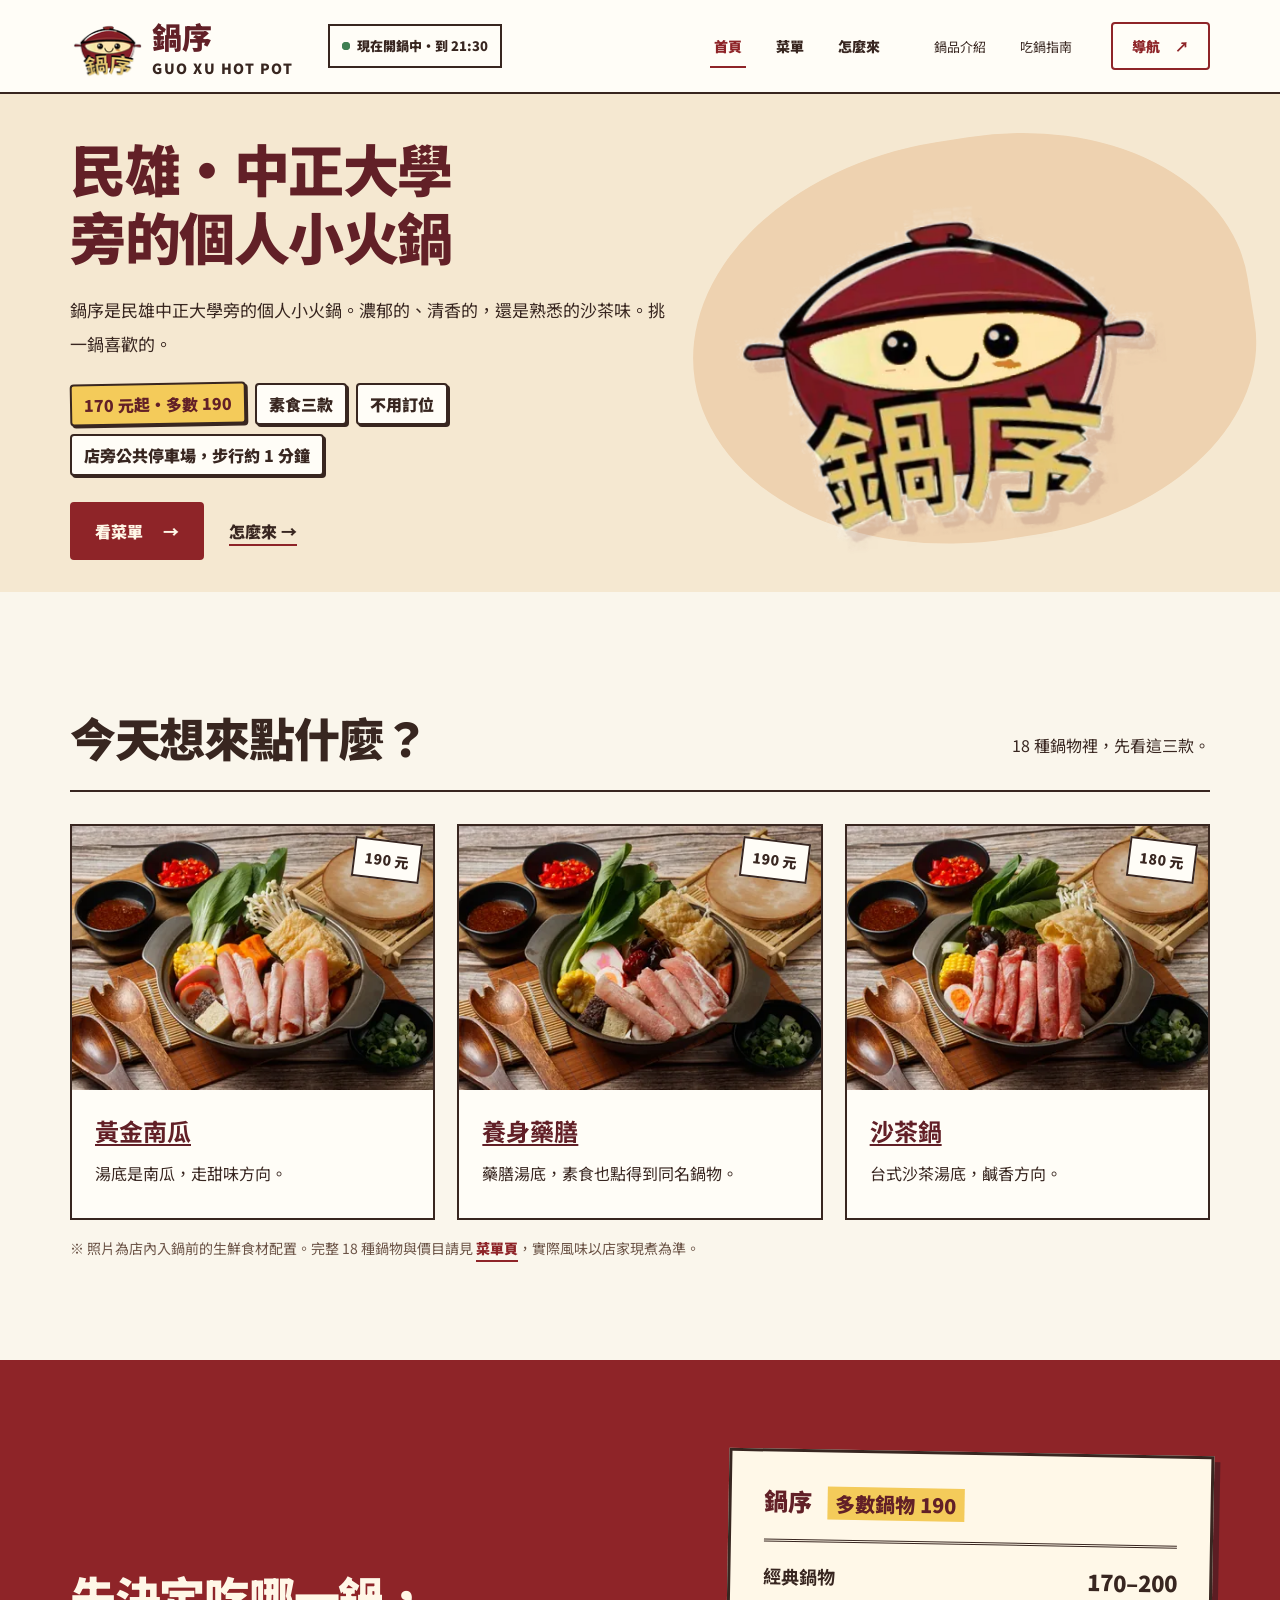
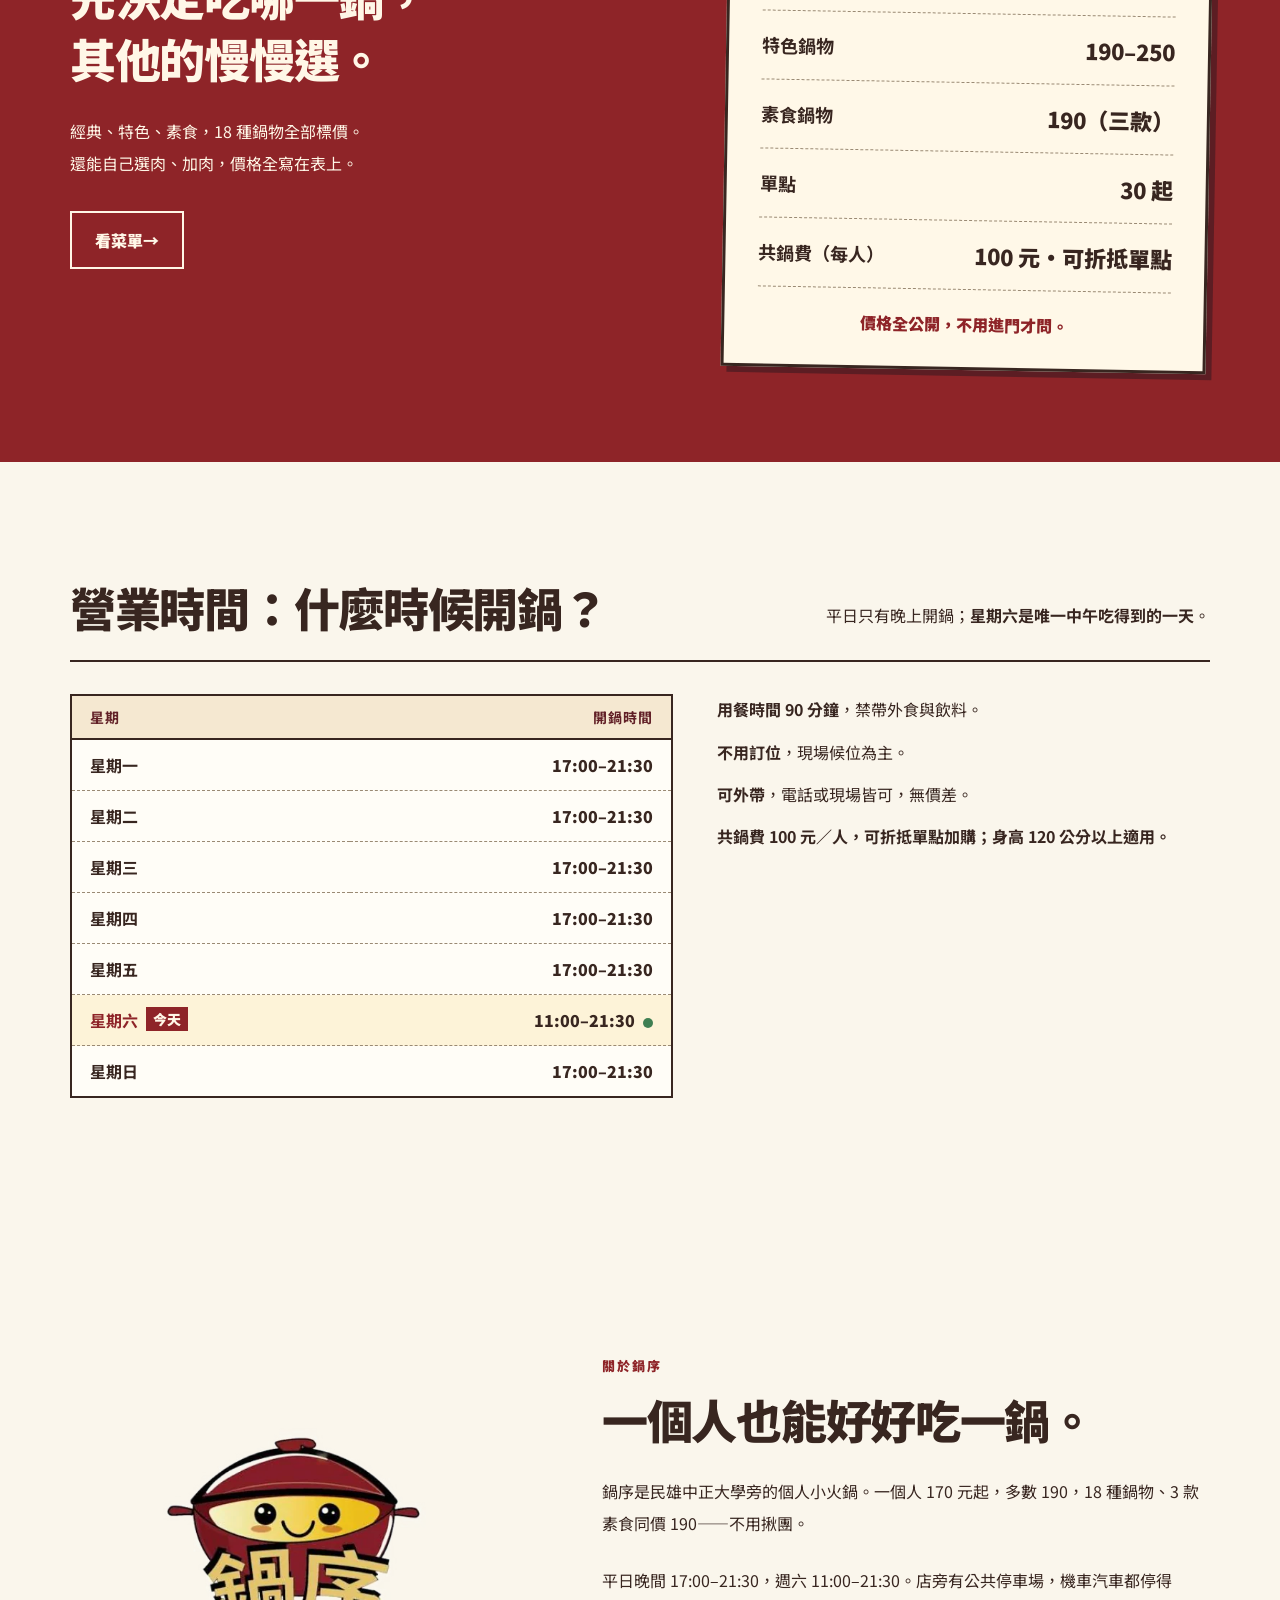
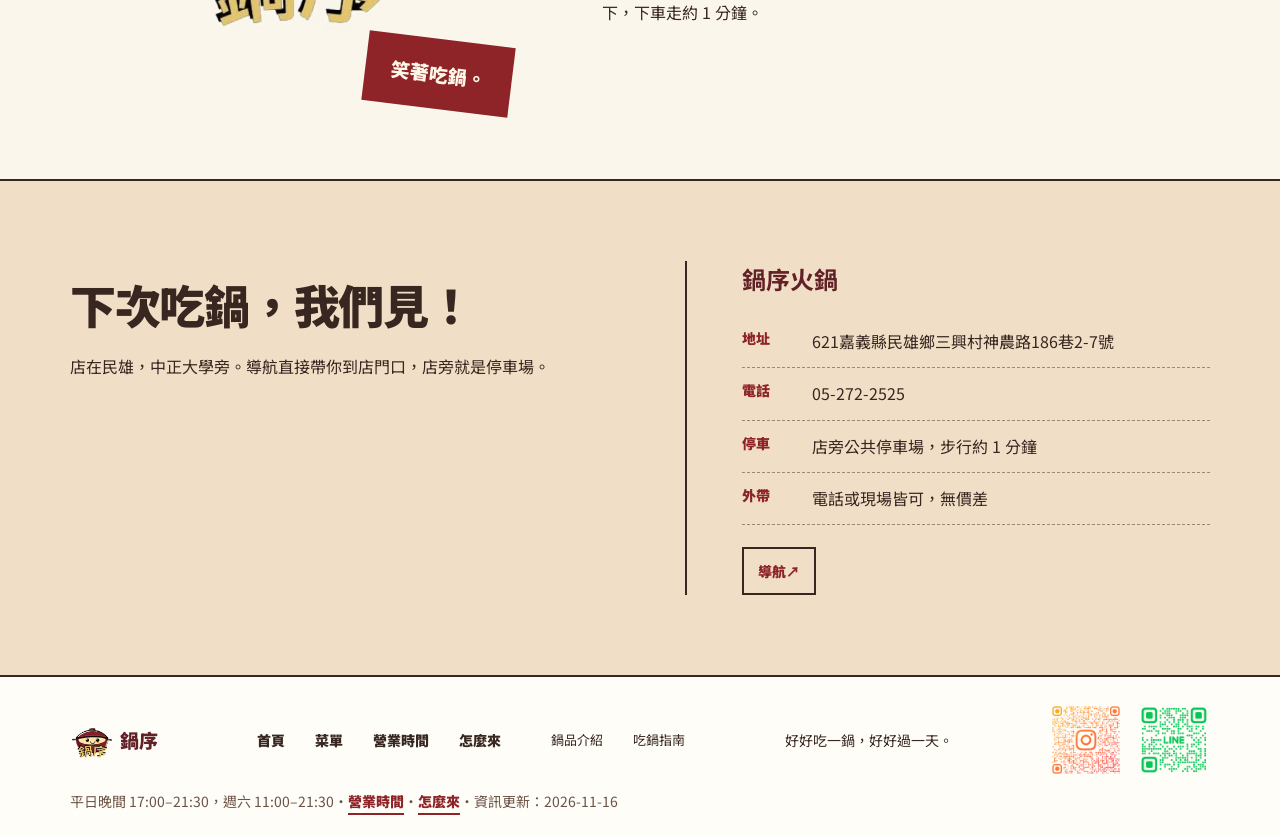
<file: index.html>
<!doctype html>
<html lang="zh-Hant">
<head>
<meta charset="utf-8">
<meta name="viewport" content="width=device-width,initial-scale=1">
<meta name="theme-color" content="#8e2428">
<script>document.documentElement.classList.add('js')</script>
<title>鍋序｜民雄中正大學旁的個人小火鍋，170 元起，多數 190</title>
<meta name="description" content="鍋序是民雄中正大學旁的個人小火鍋，170 元起、多數 190，18 種鍋物、3 款素食同價。店旁有公共停車場，步行約 1 分鐘。">
<link rel="canonical" href="https://2026xenia.github.io/guoxu-hotpot/">
<meta property="og:site_name" content="鍋序 GUO XU HOT POT">
<meta property="og:locale" content="zh_TW">
<meta property="og:type" content="website">
<meta property="og:url" content="https://2026xenia.github.io/guoxu-hotpot/">
<meta property="og:title" content="鍋序｜民雄中正大學旁的個人小火鍋，170 元起，多數 190">
<meta property="og:description" content="一個人 170 元起，多數 190，18 種鍋物、3 款素食同價。店旁就是停車場，下車走約 1 分鐘。">
<meta property="og:image" content="https://2026xenia.github.io/guoxu-hotpot/assets/og-image.jpg">
<meta property="og:image:width" content="1200">
<meta property="og:image:height" content="630">
<meta property="og:image:type" content="image/jpeg">
<meta property="og:image:alt" content="鍋序三鍋的生鮮食材配置照，附醬料、青蔥與辣椒">
<meta name="twitter:card" content="summary_large_image">
<link rel="icon" href="assets/favicon-32.png" sizes="32x32" type="image/png">
<link rel="apple-touch-icon" href="assets/favicon-180.png">
<link rel="preconnect" href="https://fonts.googleapis.com">
<link rel="preconnect" href="https://fonts.gstatic.com" crossorigin>
<link href="https://fonts.googleapis.com/css2?family=Noto+Sans+TC:wght@400;700;900&display=swap" rel="stylesheet">
<link rel="stylesheet" href="styles.css">
<script type="application/ld+json">
{
  "@context": "https://schema.org",
  "@type": "Restaurant",
  "name": "鍋序",
  "alternateName": "GUO XU HOT POT",
  "@id": "https://2026xenia.github.io/guoxu-hotpot/#restaurant",
  "description": "民雄中正大學旁的個人小火鍋，170 元起，多數 190，18 種鍋物、3 款素食。",
  "url": "https://2026xenia.github.io/guoxu-hotpot/",
  "image": { "@type": "ImageObject", "url": "https://2026xenia.github.io/guoxu-hotpot/assets/og-image.jpg", "width": 1200, "height": 630 },
  "logo": "https://2026xenia.github.io/guoxu-hotpot/assets/logo.png",
  "servesCuisine": "火鍋",
  "priceRange": "NT$170–250",
  "currenciesAccepted": "TWD",
  "address": {
    "@type": "PostalAddress",
    "streetAddress": "三興村神農路186巷2-7號",
    "addressLocality": "民雄鄉",
    "addressRegion": "嘉義縣",
    "postalCode": "621",
    "addressCountry": "TW"
  },
  "telephone": "+886-5-272-2525",
  "geo": {
    "@type": "GeoCoordinates",
    "latitude": 23.5572127,
    "longitude": 120.472024
  },
  "areaServed": { "@type": "Place", "name": "嘉義縣民雄鄉" },
  "hasMap": "https://www.google.com/maps?q=23.5572127,120.472024",
  "hasMenu": "https://2026xenia.github.io/guoxu-hotpot/menu.html",
  "menu": "https://2026xenia.github.io/guoxu-hotpot/menu.html",
  "sameAs": ["https://www.instagram.com/hot_pot_03_20/", "https://lin.ee/pNhpsoc"],
  "acceptsReservations": false,
  "dateModified": "2026-11-16",
  "openingHoursSpecification": [
    {
      "@type": "OpeningHoursSpecification",
      "dayOfWeek": ["Monday", "Tuesday", "Wednesday", "Thursday", "Friday", "Sunday"],
      "opens": "17:00",
      "closes": "21:30"
    },
    {
      "@type": "OpeningHoursSpecification",
      "dayOfWeek": "Saturday",
      "opens": "11:00",
      "closes": "21:30"
    }
  ]
}
</script>
<script type="application/ld+json">
{
  "@context": "https://schema.org",
  "@type": "WebSite",
  "name": "鍋序 GUO XU HOT POT",
  "alternateName": "鍋序",
  "url": "https://2026xenia.github.io/guoxu-hotpot/"
}
</script>
</head>
<body>
<a class="skip" href="#main">跳至主要內容</a>

<header class="header"><div class="container navwrap">
<a href="./" class="logo" aria-label="鍋序首頁"><img src="assets/mascot-hero-74.png" srcset="assets/mascot-hero-74.png 74w, assets/mascot-hero-148.png 148w" sizes="74px" width="74" height="77" alt="鍋序笑臉鍋吉祥物"><span>鍋序<small>GUO XU HOT POT</small></span></a>
<a class="open-now open-now--head" href="#hours"><span class="dot" aria-hidden="true"></span><span class="open-now-text" role="status" aria-atomic="true">平日晚間 17:00–21:30，週六 11:00–21:30</span></a>
<nav id="nav" aria-label="網站選單">
<a href="./" aria-current="page">首頁</a>
<a href="menu.html">菜單</a>
<a href="visit.html">怎麼來</a>
<a href="pot.html" class="nav-sub">鍋品介紹</a>
<a href="guide.html" class="nav-sub">吃鍋指南</a>
</nav>
<a class="header-cta" href="https://www.google.com/maps/dir/?api=1&amp;destination=23.5572127,120.472024" target="_blank" rel="noopener">導航 <span aria-hidden="true">↗</span><span class="sr-only">（另開新視窗）</span></a>
<button class="hamburger" id="toggle" type="button" aria-label="展開選單" aria-expanded="false" aria-controls="nav"><span aria-hidden="true">☰</span></button>
</div></header>

<main id="main" tabindex="-1">

<!-- 臨時公告（預設隱藏）：只有改時間或臨時公休時才加下面一列，平常整段不放。
  <aside class="notice-bar" role="status">
    <svg class="notice-bar__icon" viewBox="0 0 20 20" fill="none" aria-hidden="true" focusable="false"><path d="M10 3.2 17.6 16.4H2.4z" stroke="currentColor" stroke-width="1.6" stroke-linejoin="round"/><path d="M10 8v3.6M10 13.9h.01" stroke="currentColor" stroke-width="1.8" stroke-linecap="round"/></svg>
    <p><strong>臨時公休公告。</strong>（改成實際公告文字，換行也不會對不齊圖示。）</p>
  </aside>
-->

<section class="hero">
  <div class="container hero-content">
    <div class="hero-left">
      <h1>民雄・中正大學旁的個人小火鍋</h1>
      <p>鍋序是民雄中正大學旁的個人小火鍋。濃郁的、清香的，還是熟悉的沙茶味。挑一鍋喜歡的。</p>
      <ul class="hero-facts">
        <li class="hero-price">170 元起・多數 190</li>
        <li>素食三款</li>
        <li>不用訂位</li>
        <li>店旁公共停車場，步行約 1 分鐘</li>
      </ul>
      <div class="hero-links">
        <a class="main-btn" href="menu.html">看菜單 <span aria-hidden="true">→</span></a>
        <a class="text-link" href="visit.html">怎麼來 →</a>
      </div>
    </div>
    <div class="hero-right">
      <div class="hero-arc" aria-hidden="true"></div>
      <picture>
        <source srcset="assets/mascot-hero.webp" type="image/webp">
        <img class="mascot" src="assets/mascot-hero.png" width="377" height="391" alt="鍋序笑臉鍋吉祥物，鍋蓋上有笑臉" fetchpriority="high">
      </picture>
    </div>
  </div>
</section>

<section id="pots" class="section pots">
  <div class="container">
    <div class="section-top">
      <div><h2>今天想來點什麼？</h2></div>
      <p>18 種鍋物裡，先看這三款。</p>
    </div>
    <div class="pot-grid">
      <article class="pot-item">
        <div class="pot-picture pot-picture--photo"><picture><source srcset="assets/pot-golden-pumpkin-800.webp 800w, assets/pot-golden-pumpkin-400.webp 400w" type="image/webp" sizes="(max-width:680px) calc(100vw - 44px), 360px"><img src="assets/pot-golden-pumpkin-800.jpg" srcset="assets/pot-golden-pumpkin-800.jpg 800w, assets/pot-golden-pumpkin-400.jpg 400w" alt="黃金南瓜鍋的食材照：南瓜、豬肉片、青江菜、玉米、豆皮" width="800" height="585" loading="lazy" sizes="(max-width:680px) calc(100vw - 44px), 360px" decoding="async"></picture><span class="circle-label">190 元</span></div>
        <div class="pot-text"><h3><a href="pot.html#pot-golden-pumpkin">黃金南瓜</a></h3><p>湯底是南瓜，走甜味方向。</p></div>
      </article>
      <article class="pot-item">
        <div class="pot-picture pot-picture--photo"><picture><source srcset="assets/pot-herbal-health-800.webp 800w, assets/pot-herbal-health-400.webp 400w" type="image/webp" sizes="(max-width:680px) calc(100vw - 44px), 360px"><img src="assets/pot-herbal-health-800.jpg" srcset="assets/pot-herbal-health-800.jpg 800w, assets/pot-herbal-health-400.jpg 400w" alt="養身藥膳鍋的食材照：豬肉片、青江菜、玉米、豆皮、金針菇" width="800" height="585" loading="lazy" sizes="(max-width:680px) calc(100vw - 44px), 360px" decoding="async"></picture><span class="circle-label">190 元</span></div>
        <div class="pot-text"><h3><a href="pot.html#pot-herbal-health">養身藥膳</a></h3><p>藥膳湯底，素食也點得到同名鍋物。</p></div>
      </article>
      <article class="pot-item">
        <div class="pot-picture pot-picture--photo"><picture><source srcset="assets/pot-satay-800.webp 800w, assets/pot-satay-400.webp 400w" type="image/webp" sizes="(max-width:680px) calc(100vw - 44px), 360px"><img src="assets/pot-satay-800.jpg" srcset="assets/pot-satay-800.jpg 800w, assets/pot-satay-400.jpg 400w" alt="沙茶鍋的食材照：豬肉片、青江菜、玉米、豆皮、黑木耳、金針菇" width="800" height="585" loading="lazy" sizes="(max-width:680px) calc(100vw - 44px), 360px" decoding="async"></picture><span class="circle-label">180 元</span></div>
        <div class="pot-text"><h3><a href="pot.html#pot-satay">沙茶鍋</a></h3><p>台式沙茶湯底，鹹香方向。</p></div>
      </article>
    </div>
    <p class="photo-note">※ 照片為店內入鍋前的生鮮食材配置。完整 18 種鍋物與價目請見 <a class="ink-link" href="menu.html">菜單頁</a>，實際風味以店家現煮為準。</p>
  </div>
</section>

<section id="menu" class="menu-section">
  <div class="container menu-layout">
    <div class="menu-heading">
      <h2>先決定吃哪一鍋，其他的慢慢選。</h2>
      <p>經典、特色、素食，18 種鍋物全部標價。<br>還能自己選肉、加肉，價格全寫在表上。</p>
      <a class="outline-btn" href="menu.html">看菜單 <span aria-hidden="true">→</span></a>
    </div>
    <div class="menu-board">
      <div class="board-title"><b>鍋序</b><span>多數鍋物 190</span></div>
      <a class="board-row" href="menu.html#classic"><span>經典鍋物</span><span>170–200</span></a>
      <a class="board-row" href="menu.html#featured"><span>特色鍋物</span><span>190–250</span></a>
      <a class="board-row" href="menu.html#veg"><span>素食鍋物</span><span>190（三款）</span></a>
      <a class="board-row" href="menu.html#sides"><span>單點</span><span>30 起</span></a>
      <a class="board-row" href="menu.html#sides"><span>共鍋費（每人）</span><span>100 元・可折抵單點</span></a>
      <div class="board-foot">價格全公開，不用進門才問。</div>
    </div>
  </div>
</section>

<section id="hours" class="section hours-section">
  <div class="container">
    <div class="section-top">
      <div><h2>營業時間：什麼時候開鍋？</h2></div>
      <p>平日只有晚上開鍋；<strong>星期六是唯一中午吃得到的一天</strong>。</p>
    </div>
    <div class="hours-wrap">
      <table class="hours-table">
        <caption class="sr-only">鍋序營業時間</caption>
        <thead><tr><th scope="col">星期</th><th scope="col">開鍋時間</th></tr></thead>
        <tbody>
          <tr data-day="1"><th scope="row">星期一</th><td>17:00–21:30</td></tr>
          <tr data-day="2"><th scope="row">星期二</th><td>17:00–21:30</td></tr>
          <tr data-day="3"><th scope="row">星期三</th><td>17:00–21:30</td></tr>
          <tr data-day="4"><th scope="row">星期四</th><td>17:00–21:30</td></tr>
          <tr data-day="5"><th scope="row">星期五</th><td>17:00–21:30</td></tr>
          <tr data-day="6" class="is-sat"><th scope="row">星期六</th><td>11:00–21:30</td></tr>
          <tr data-day="0"><th scope="row">星期日</th><td>17:00–21:30</td></tr>
        </tbody>
      </table>
      <div class="hours-note">
        <p><strong>用餐時間 90 分鐘</strong>，禁帶外食與飲料。</p>
        <p><strong>不用訂位</strong>，現場候位為主。</p>
        <p><strong>可外帶</strong>，電話或現場皆可，無價差。</p>
        <p><strong>共鍋費 100 元／人，可折抵單點加購；身高 120 公分以上適用。</strong></p>
      </div>
    </div>
  </div>
</section>

<section id="about" class="section about">
  <div class="container about-layout">
    <div class="about-image">
      <picture>
        <source srcset="assets/mascot-transparent.webp" type="image/webp">
        <img src="assets/mascot-transparent.png" width="377" height="391" alt="鍋序吉祥物" loading="lazy" decoding="async">
      </picture>
      <div class="handwriting">笑著吃鍋。</div>
    </div>
    <div class="about-copy">
      <span class="small-label">關於鍋序</span>
      <h2>一個人也能好好吃一鍋。</h2>
      <p>鍋序是民雄中正大學旁的個人小火鍋。一個人 170 元起，多數 190，18 種鍋物、3 款素食同價 190——不用揪團。</p>
      <p>平日晚間 17:00–21:30，週六 11:00–21:30。店旁有公共停車場，機車汽車都停得下，下車走約 1 分鐘。</p>
    </div>
  </div>
</section>

<section id="contact" class="contact">
  <div class="container contact-layout">
    <div>
      <h2>下次吃鍋，我們見！</h2>
      <p>店在民雄，中正大學旁。導航直接帶你到店門口，店旁就是停車場。</p>
    </div>
    <div class="contact-right">
      <h3>鍋序火鍋</h3>
      <dl class="info-rows">
        <div><dt>地址</dt><dd>621嘉義縣民雄鄉三興村神農路186巷2-7號</dd></div>
        <div><dt>電話</dt><dd>05-272-2525</dd></div>
        <div><dt>停車</dt><dd>店旁公共停車場，步行約 1 分鐘</dd></div>
        <div><dt>外帶</dt><dd>電話或現場皆可，無價差</dd></div>
      </dl>
      <div class="contact-chips">
        <a href="https://www.google.com/maps?q=23.5572127,120.472024" target="_blank" rel="noopener">導航 <span aria-hidden="true">↗</span><span class="sr-only">（另開新視窗）</span></a>
      </div>
    </div>
  </div>
</section>

</main>

<footer><div class="container footer-inner">
<a href="./" class="footer-logo"><img src="assets/mascot-hero-74.png" srcset="assets/mascot-hero-74.png 74w, assets/mascot-hero-148.png 148w" sizes="43px" width="43" height="45" alt="" loading="lazy">鍋序</a>
<nav class="footer-nav" aria-label="頁尾導覽"><a href="./">首頁</a><a href="menu.html">菜單</a><a href="index.html#hours">營業時間</a><a href="visit.html">怎麼來</a><a href="pot.html" class="nav-sub">鍋品介紹</a><a href="guide.html" class="nav-sub">吃鍋指南</a></nav>
<span>好好吃一鍋，好好過一天。</span>
<span class="footer-social"><a class="ig-qr" href="https://www.instagram.com/hot_pot_03_20/" target="_blank" rel="noopener" aria-label="掃描或點擊前往鍋序火鍋 Instagram（@hot_pot_03_20，另開新視窗）"><img src="assets/ig-qr.png" alt="鍋序火鍋 Instagram QR code（@hot_pot_03_20）" width="400" height="400" loading="lazy" decoding="async"></a><a class="ig-qr line-qr" href="https://lin.ee/pNhpsoc" target="_blank" rel="noopener" aria-label="掃描或點擊加入鍋序 LINE 好友（另開新視窗）"><img src="assets/line-qr.png" alt="鍋序 LINE 官方 QR code" width="360" height="360" loading="lazy" decoding="async"></a></span>
</div><div class="container"><p class="footer-note">平日晚間 17:00–21:30，週六 11:00–21:30・<a class="ink-link" href="index.html#hours">營業時間</a>・<a class="ink-link" href="visit.html">怎麼來</a>・資訊更新：2026-11-16</p></div></footer>

<script src="script.js"></script>

</body>
</html>
</file>
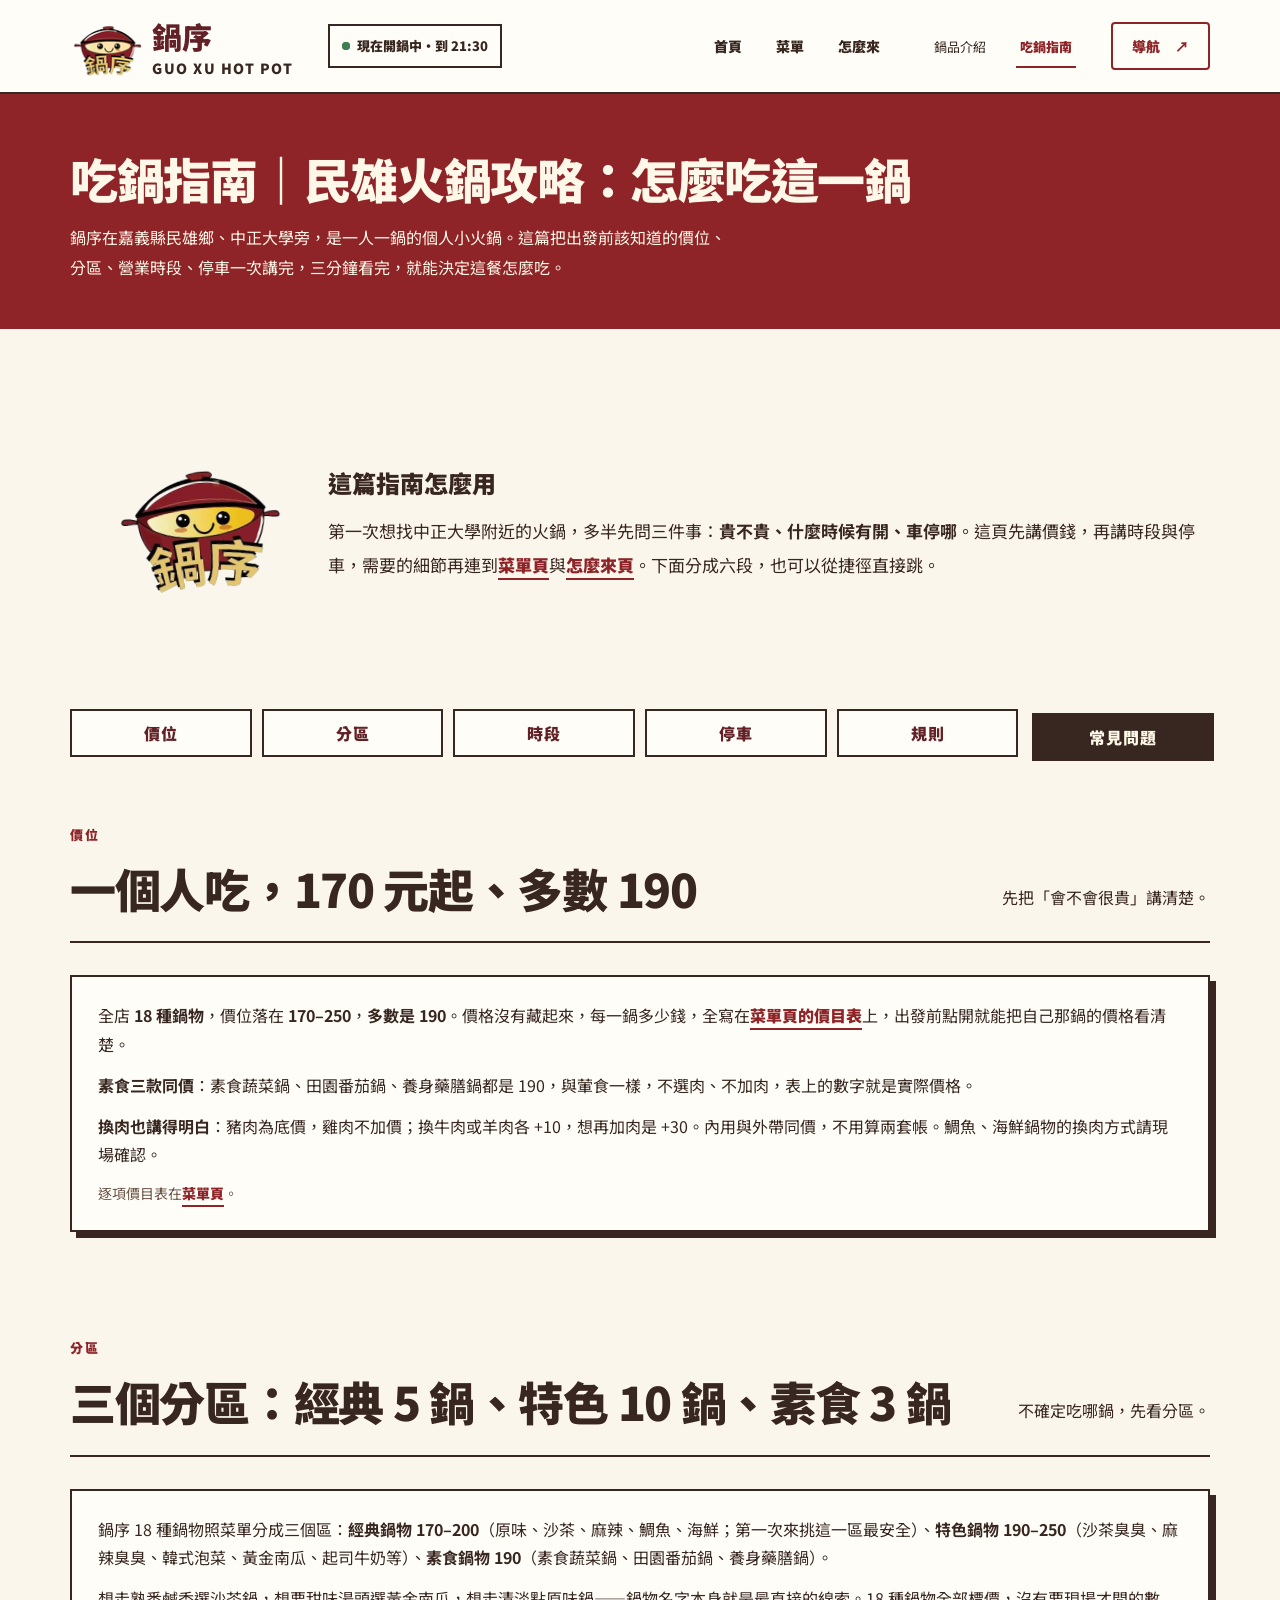
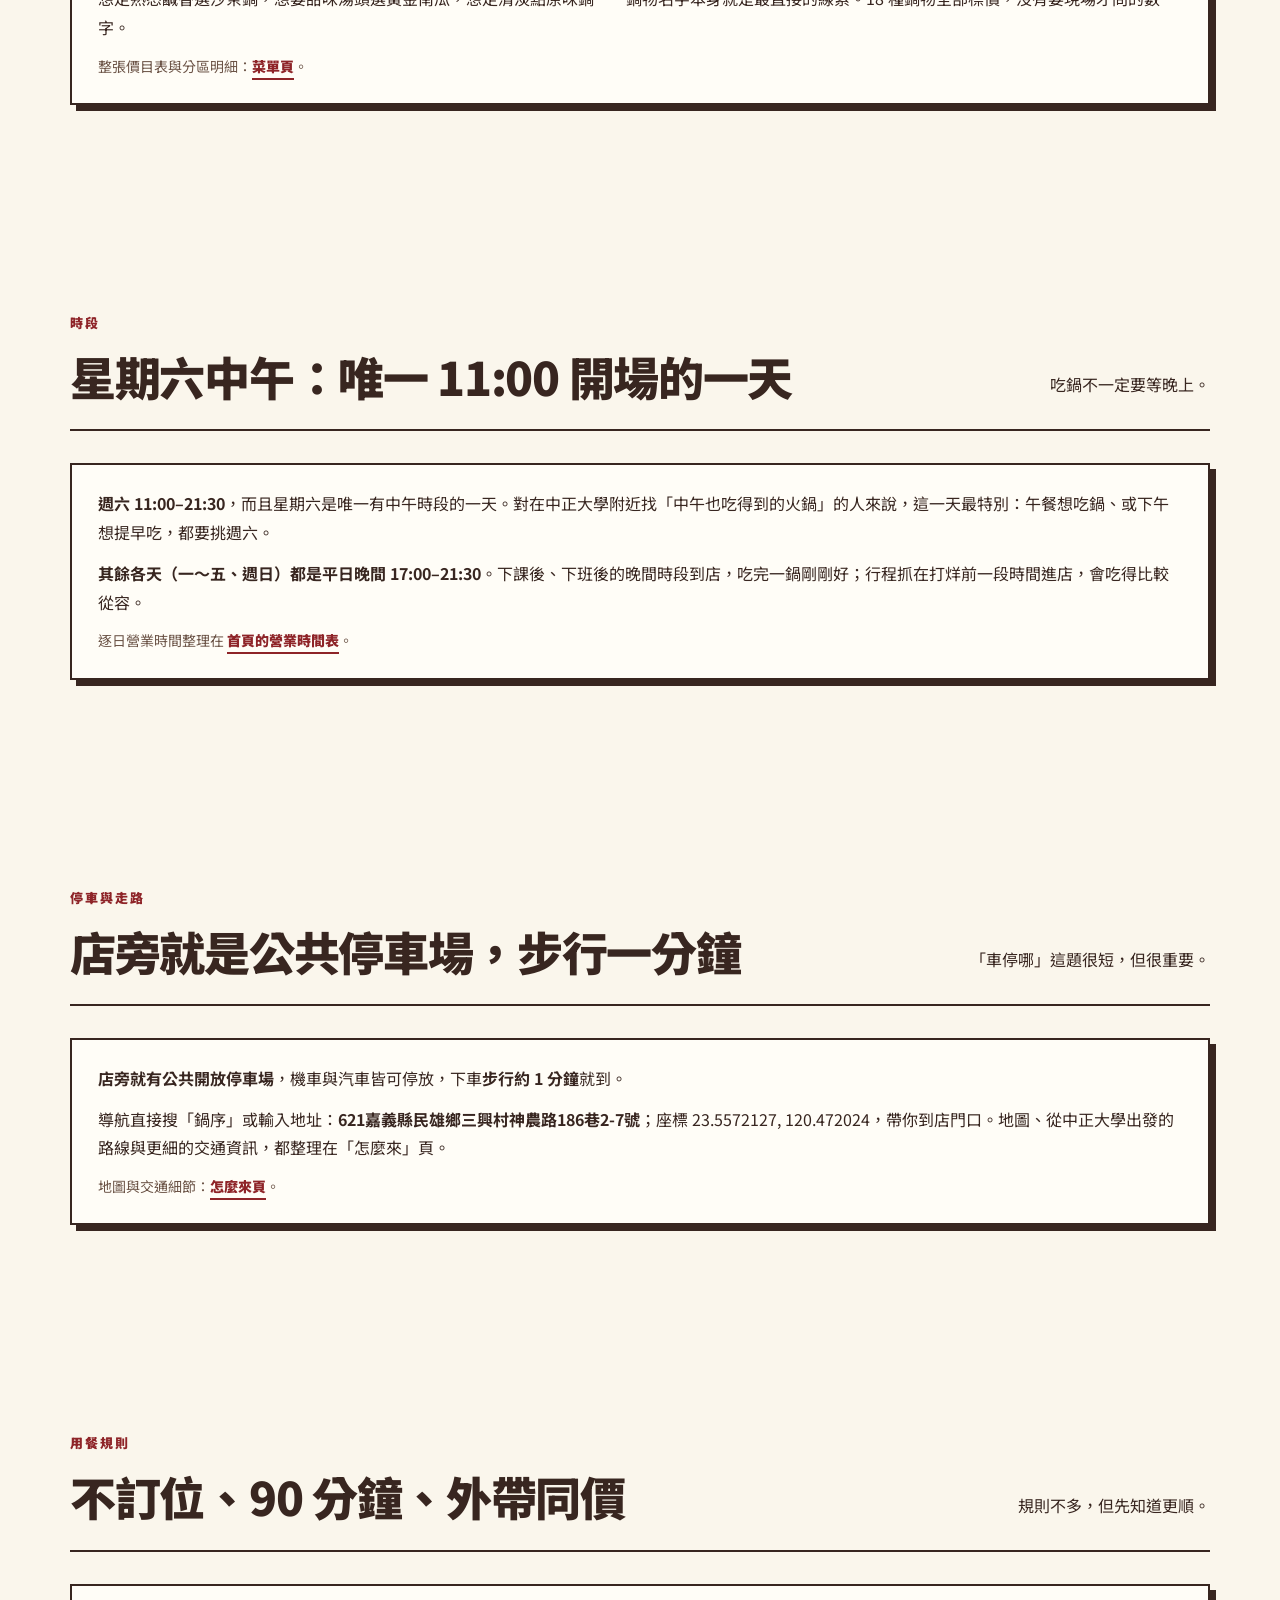
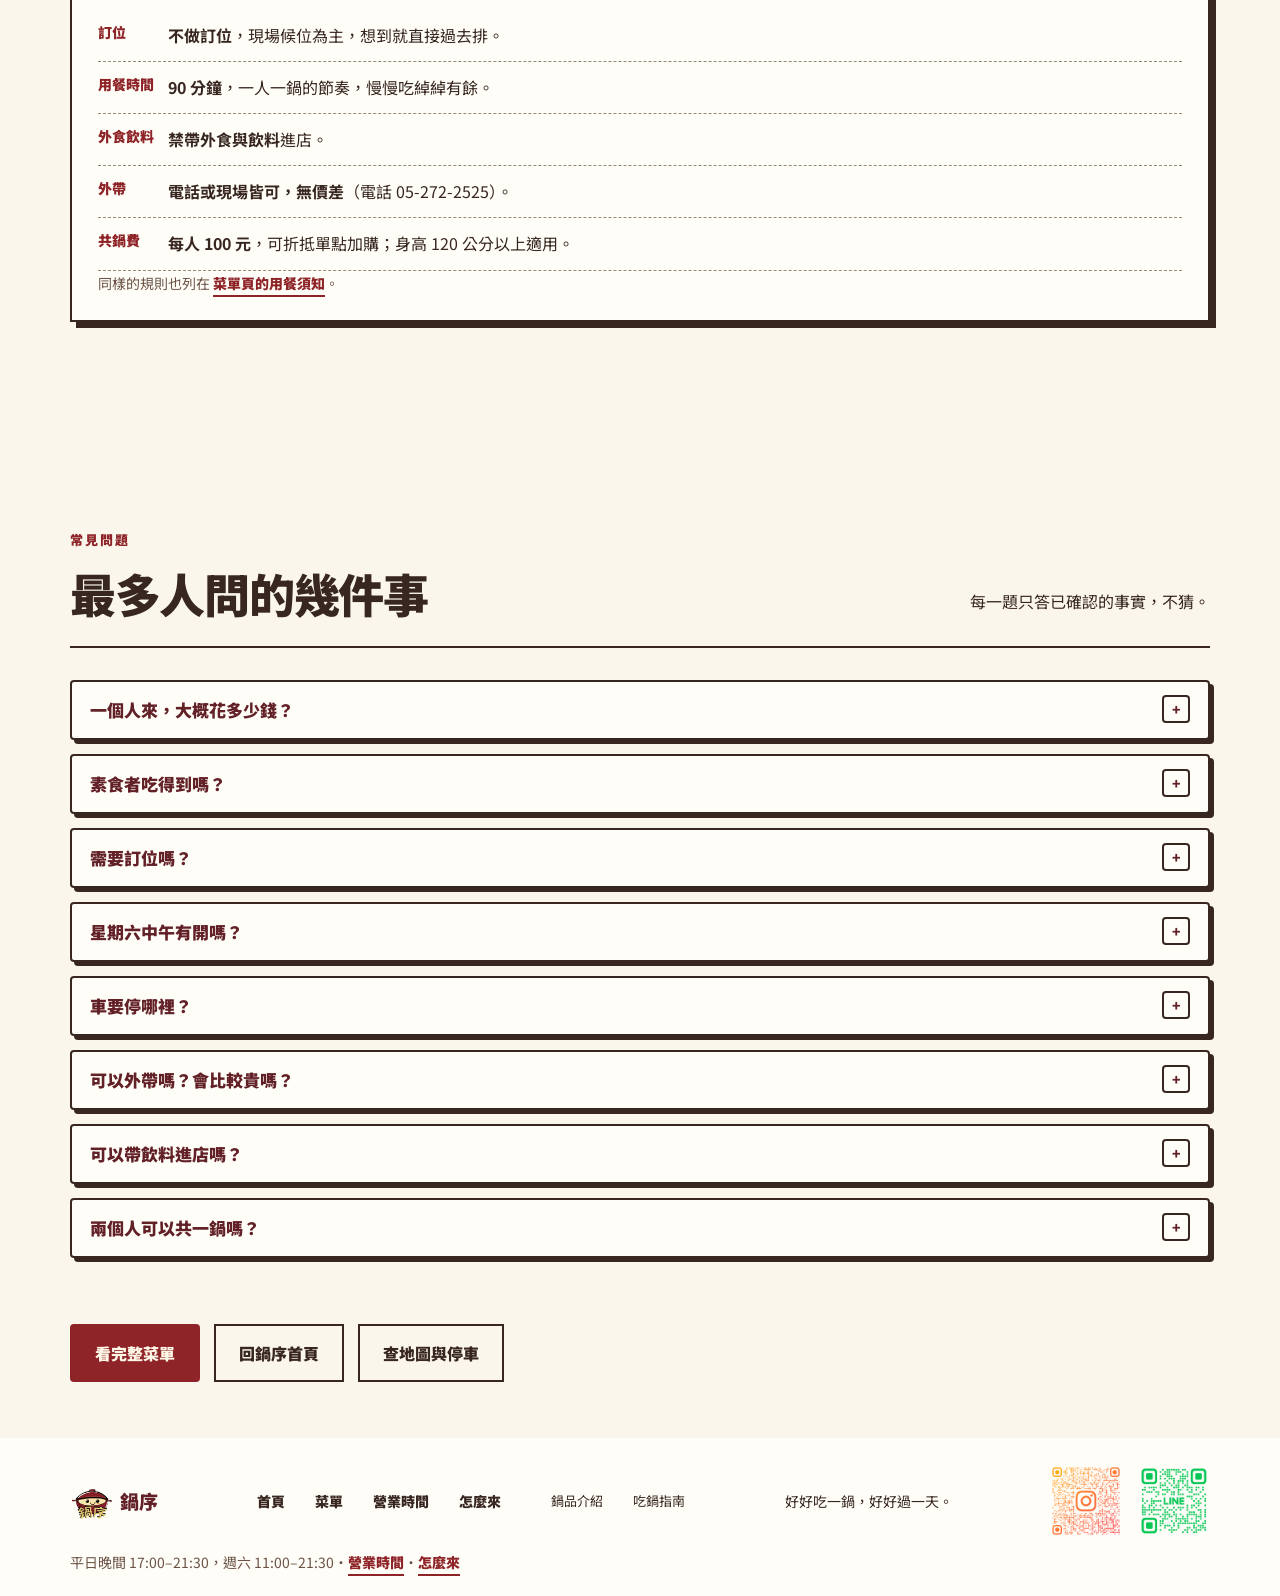
<file: guide.html>
<!doctype html>
<html lang="zh-Hant">
<head>
<meta charset="utf-8">
<meta name="viewport" content="width=device-width,initial-scale=1">
<meta name="theme-color" content="#8e2428">
<script>document.documentElement.classList.add('js')</script>
<title>吃鍋指南｜鍋序：民雄火鍋攻略：價位、分區、時段、停車一篇看懂</title>
<meta name="description" content="一篇看懂中正大學附近的平價小火鍋：鍋序 170 元起、多數 190，18 種鍋物與三個分區怎麼挑，週六唯一中午時段 11:00 開鍋。">
<link rel="canonical" href="https://2026xenia.github.io/guoxu-hotpot/guide.html">
<meta property="og:site_name" content="鍋序 GUO XU HOT POT">
<meta property="og:locale" content="zh_TW">
<meta property="og:type" content="article">
<meta property="og:url" content="https://2026xenia.github.io/guoxu-hotpot/guide.html">
<meta property="og:title" content="吃鍋指南｜民雄鍋序攻略：價位、分區、時段與停車">
<meta property="og:description" content="170 元起、多數 190。三個分區怎麼挑、週六唯一的 11:00 中午時段、店旁停車場步行 1 分鐘，一篇看完再出門。">
<meta property="og:image" content="https://2026xenia.github.io/guoxu-hotpot/assets/og-image.jpg">
<meta property="og:image:width" content="1200">
<meta property="og:image:height" content="630">
<meta property="og:image:alt" content="鍋序三鍋的生鮮食材配置照，附醬料、青蔥與辣椒">
<meta name="twitter:card" content="summary_large_image">
<link rel="icon" href="assets/favicon-32.png" sizes="32x32">
<link rel="apple-touch-icon" href="assets/favicon-180.png">
<link rel="preconnect" href="https://fonts.googleapis.com">
<link rel="preconnect" href="https://fonts.gstatic.com" crossorigin>
<link href="https://fonts.googleapis.com/css2?family=Noto+Sans+TC:wght@400;700;900&display=swap" rel="stylesheet">
<link rel="stylesheet" href="styles.css">
<script type="application/ld+json">
{
  "@context": "https://schema.org",
  "@type": "WebPage",
  "name": "鍋序吃鍋指南：價位、分區、營業時段與停車",
  "url": "https://2026xenia.github.io/guoxu-hotpot/guide.html",
  "inLanguage": "zh-Hant",
  "dateModified": "2026-11-16",
  "isPartOf": {
    "@type": "WebSite",
    "name": "鍋序 GUO XU HOT POT",
    "url": "https://2026xenia.github.io/guoxu-hotpot/"
  },
  "about": {
    "@type": "Restaurant",
    "@id": "https://2026xenia.github.io/guoxu-hotpot/#restaurant",
    "name": "鍋序",
    "servesCuisine": "火鍋",
    "priceRange": "NT$170–250",
    "address": {
      "@type": "PostalAddress",
      "streetAddress": "三興村神農路186巷2-7號",
      "addressLocality": "民雄鄉",
      "addressRegion": "嘉義縣",
      "postalCode": "621",
      "addressCountry": "TW"
    },
    "telephone": "+886-5-272-2525",
    "geo": {
      "@type": "GeoCoordinates",
      "latitude": 23.5572127,
      "longitude": 120.472024
    },
    "hasMenu": "https://2026xenia.github.io/guoxu-hotpot/menu.html"
  }
}
</script>
</head>
<body>
<a class="skip" href="#main">跳至主要內容</a>

<header class="header"><div class="container navwrap">
<a href="index.html" class="logo" aria-label="鍋序首頁"><img src="assets/mascot-hero-74.png" srcset="assets/mascot-hero-74.png 74w, assets/mascot-hero-148.png 148w" sizes="74px" width="74" height="77" alt="鍋序笑臉鍋吉祥物"><span>鍋序<small>GUO XU HOT POT</small></span></a>
<a class="open-now open-now--head" href="index.html#hours" aria-live="polite"><span class="dot" aria-hidden="true"></span><span class="open-now-text">平日晚間 17:00–21:30，週六 11:00–21:30</span></a>
<nav id="nav" aria-label="網站選單">
<a href="index.html">首頁</a>
<a href="menu.html">菜單</a>
<a href="visit.html">怎麼來</a>
<a href="pot.html" class="nav-sub">鍋品介紹</a>
<a href="guide.html" aria-current="page" class="nav-sub">吃鍋指南</a>
</nav>
<a class="header-cta" href="https://www.google.com/maps/dir/?api=1&amp;destination=23.5572127,120.472024" target="_blank" rel="noopener">導航 <span aria-hidden="true">↗</span><span class="sr-only">（另開新視窗）</span></a>
<button class="hamburger" id="toggle" aria-label="展開選單" aria-expanded="false" aria-controls="nav"><span aria-hidden="true">☰</span></button>
</div></header>

<main id="main" tabindex="-1">

<!-- 臨時公告（預設隱藏）：只有改時間或臨時公休時才在這裡加 .notice-bar 一列，平常不放。樣式見 styles.css。 -->

<section class="page-head">
  <div class="container">
    <h1>吃鍋指南｜<span class="nowrap">民雄火鍋攻略</span>：怎麼吃這一鍋</h1>
    <p>鍋序在嘉義縣民雄鄉、中正大學旁，是一人一鍋的個人小火鍋。這篇把出發前該知道的價位、分區、營業時段、停車一次講完，三分鐘看完，就能決定這餐怎麼吃。</p>
  </div>
</section>

<section class="section">
  <div class="container guide-lead">
    <picture>
      <source srcset="assets/mascot-transparent.webp" type="image/webp">
      <img src="assets/mascot-transparent.png" width="188" height="195" alt="鍋序笑臉鍋吉祥物，鍋蓋上有笑臉" loading="lazy" decoding="async">
    </picture>
    <div>
      <h2>這篇指南怎麼用</h2>
      <p>第一次想找中正大學附近的火鍋，多半先問三件事：<strong>貴不貴、什麼時候有開、車停哪</strong>。這頁先講價錢，再講時段與停車，需要的細節再連到<a class="ink-link" href="menu.html">菜單頁</a>與<a class="ink-link" href="visit.html">怎麼來頁</a>。下面分成六段，也可以從捷徑直接跳。</p>
    </div>
  </div>
</section>

<section class="section guide-top">
  <div class="container">
    <nav class="menu-shortcut" aria-label="指南章節捷徑">
      <a href="#price">價位</a>
      <a href="#soup">分區</a>
      <a href="#hours">時段</a>
      <a href="#park">停車</a>
      <a href="#rules">規則</a>
      <a href="#faq">常見問題</a>
    </nav>
  </div>
</section>

<section class="section guide-body" id="price">
  <div class="container">
    <div class="section-top">
      <div><span class="small-label">價位</span><h2>一個人吃，170 元起、多數 190</h2></div>
      <p>先把「會不會很貴」講清楚。</p>
    </div>
    <div class="visit-card">
      <p>全店 <strong>18 種鍋物</strong>，價位落在 <strong>170–250</strong>，<strong>多數是 190</strong>。價格沒有藏起來，每一鍋多少錢，全寫在<a class="ink-link" href="menu.html">菜單頁的價目表</a>上，出發前點開就能把自己那鍋的價格看清楚。</p>
      <p><strong>素食三款同價</strong>：素食蔬菜鍋、田園番茄鍋、養身藥膳鍋都是 190，與葷食一樣，不選肉、不加肉，表上的數字就是實際價格。</p>
      <p><strong>換肉也講得明白</strong>：豬肉為底價，雞肉不加價；換牛肉或羊肉各 +10，想再加肉是 +30。內用與外帶同價，不用算兩套帳。鯛魚、海鮮鍋物的換肉方式請現場確認。</p>
      <p class="photo-note">逐項價目表在<a class="ink-link" href="menu.html">菜單頁</a>。</p>
    </div>
  </div>
</section>

<section class="section" id="soup">
  <div class="container">
    <div class="section-top">
      <div><span class="small-label">分區</span><h2>三個分區：經典 5 鍋、特色 10 鍋、素食 3 鍋</h2></div>
      <p>不確定吃哪鍋，先看分區。</p>
    </div>
    <div class="visit-card">
      <p>鍋序 18 種鍋物照菜單分成三個區：<strong>經典鍋物 170–200</strong>（原味、沙茶、麻辣、鯛魚、海鮮；第一次來挑這一區最安全）、<strong>特色鍋物 190–250</strong>（沙茶臭臭、麻辣臭臭、韓式泡菜、黃金南瓜、起司牛奶等）、<strong>素食鍋物 190</strong>（素食蔬菜鍋、田園番茄鍋、養身藥膳鍋）。</p>
      <p>想走熟悉鹹香選沙茶鍋，想要甜味湯頭選黃金南瓜，想走清淡點原味鍋——鍋物名字本身就是最直接的線索。18 種鍋物全部標價，沒有要現場才問的數字。</p>
      <p class="photo-note">整張價目表與分區明細：<a class="ink-link" href="menu.html">菜單頁</a>。</p>
    </div>
  </div>
</section>

<section class="section" id="hours">
  <div class="container">
    <div class="section-top">
      <div><span class="small-label">時段</span><h2>星期六中午：唯一 11:00 開場的一天</h2></div>
      <p>吃鍋不一定要等晚上。</p>
    </div>
    <div class="visit-card">
      <p><strong>週六 11:00–21:30</strong>，而且星期六是唯一有中午時段的一天。對在中正大學附近找「中午也吃得到的火鍋」的人來說，這一天最特別：午餐想吃鍋、或下午想提早吃，都要挑週六。</p>
      <p><strong>其餘各天（一～五、週日）都是平日晚間 17:00–21:30</strong>。下課後、下班後的晚間時段到店，吃完一鍋剛剛好；行程抓在打烊前一段時間進店，會吃得比較從容。</p>
      <p class="photo-note">逐日營業時間整理在 <a class="ink-link" href="index.html#hours">首頁的營業時間表</a>。</p>
    </div>
  </div>
</section>

<section class="section" id="park">
  <div class="container">
    <div class="section-top">
      <div><span class="small-label">停車與走路</span><h2>店旁就是公共停車場，步行一分鐘</h2></div>
      <p>「車停哪」這題很短，但很重要。</p>
    </div>
    <div class="visit-card">
      <p><strong>店旁就有公共開放停車場</strong>，機車與汽車皆可停放，下車<strong>步行約 1 分鐘</strong>就到。</p>
      <p>導航直接搜「鍋序」或輸入地址：<strong>621嘉義縣民雄鄉三興村神農路186巷2-7號</strong>；座標 23.5572127, 120.472024，帶你到店門口。地圖、從中正大學出發的路線與更細的交通資訊，都整理在「怎麼來」頁。</p>
      <p class="photo-note">地圖與交通細節：<a class="ink-link" href="visit.html">怎麼來頁</a>。</p>
    </div>
  </div>
</section>

<section class="section" id="rules">
  <div class="container">
    <div class="section-top">
      <div><span class="small-label">用餐規則</span><h2>不訂位、90 分鐘、外帶同價</h2></div>
      <p>規則不多，但先知道更順。</p>
    </div>
    <div class="visit-card">
      <dl class="info-rows">
        <div><dt>訂位</dt><dd><strong>不做訂位</strong>，現場候位為主，想到就直接過去排。</dd></div>
        <div><dt>用餐時間</dt><dd><strong>90 分鐘</strong>，一人一鍋的節奏，慢慢吃綽綽有餘。</dd></div>
        <div><dt>外食飲料</dt><dd><strong>禁帶外食與飲料</strong>進店。</dd></div>
        <div><dt>外帶</dt><dd><strong>電話或現場皆可，無價差</strong>（電話 05-272-2525）。</dd></div>
        <div><dt>共鍋費</dt><dd><strong>每人 100 元</strong>，可折抵單點加購；身高 120 公分以上適用。</dd></div>
      </dl>
      <p class="photo-note">同樣的規則也列在 <a class="ink-link" href="menu.html">菜單頁的用餐須知</a>。</p>
    </div>
  </div>
</section>

<section class="section section-last" id="faq" aria-labelledby="faq-h">
  <div class="container">
    <div class="section-top">
      <div><span class="small-label">常見問題</span><h2 id="faq-h">最多人問的幾件事</h2></div>
      <p>每一題只答已確認的事實，不猜。</p>
    </div>
    <div class="faq-list">
      <details class="faq-item">
        <summary>一個人來，大概花多少錢？</summary>
        <div class="faq-body"><p>價位 <strong>170 元起、多數 190</strong>。想往上加：豬肉為底價、雞肉不加價，換牛肉或羊肉各 +10、加肉 +30，內用外帶同價；鯛魚、海鮮鍋物換肉方式請現場確認。逐項價格見<a class="ink-link" href="menu.html">菜單頁</a>。</p></div>
      </details>
      <details class="faq-item">
        <summary>素食者吃得到嗎？</summary>
        <div class="faq-body"><p>吃得到。素食三款：素食蔬菜鍋、田園番茄鍋、養身藥膳鍋，都是 190，<strong>與葷食同價</strong>，不選肉也不加肉。</p></div>
      </details>
      <details class="faq-item">
        <summary>需要訂位嗎？</summary>
        <div class="faq-body"><p>不用。<strong>店裡不做訂位，以現場候位為主</strong>；用餐時間 90 分鐘，行程留點彈性會更順。</p></div>
      </details>
      <details class="faq-item">
        <summary>星期六中午有開嗎？</summary>
        <div class="faq-body"><p>有。<strong>週六 11:00–21:30</strong>，而且是唯一有中午時段的一天；其餘日子都是 17:00 開鍋。逐日時間見<a class="ink-link" href="index.html#hours">首頁營業時間表</a>。</p></div>
      </details>
      <details class="faq-item">
        <summary>車要停哪裡？</summary>
        <div class="faq-body"><p><strong>店旁就有公共開放停車場</strong>，機車、汽車皆可，下車步行約 1 分鐘。導航用座標 23.5572127, 120.472024。</p></div>
      </details>
      <details class="faq-item">
        <summary>可以外帶嗎？會比較貴嗎？</summary>
        <div class="faq-body"><p>可以外帶，<strong>與內用同價、無價差</strong>。打電話（05-272-2525）或到現場點都可以。</p></div>
      </details>
      <details class="faq-item">
        <summary>可以帶飲料進店嗎？</summary>
        <div class="faq-body"><p>不行，<strong>店內禁帶外食與飲料</strong>。</p></div>
      </details>
      <details class="faq-item">
        <summary>兩個人可以共一鍋嗎？</summary>
        <div class="faq-body"><p>可以共鍋。<strong>共鍋費每人 100 元</strong>，可折抵單點加購；身高 120 公分以上適用。其他共鍋細節請現場詢問店家。</p></div>
      </details>
    </div>
  </div>
</section>

<div class="container">
  <div class="page-cta">
    <a class="main-btn" href="menu.html">看完整菜單</a>
    <a class="outline-btn" href="index.html">回鍋序首頁</a>
    <a class="outline-btn" href="visit.html">查地圖與停車</a>
  </div>
</div>

</main>

<footer><div class="container footer-inner">
<a href="index.html" class="footer-logo"><img src="assets/mascot-hero-74.png" srcset="assets/mascot-hero-74.png 74w, assets/mascot-hero-148.png 148w" sizes="43px" width="43" height="45" alt="" loading="lazy">鍋序</a>
<nav class="footer-nav" aria-label="頁尾導覽"><a href="index.html">首頁</a><a href="menu.html">菜單</a><a href="index.html#hours">營業時間</a><a href="visit.html">怎麼來</a><a href="pot.html" class="nav-sub">鍋品介紹</a><a href="guide.html" class="nav-sub">吃鍋指南</a></nav>
<span>好好吃一鍋，好好過一天。</span>
<span class="footer-social"><a class="ig-qr" href="https://www.instagram.com/hot_pot_03_20/" target="_blank" rel="noopener" aria-label="掃描或點擊前往鍋序火鍋 Instagram（@hot_pot_03_20，另開新視窗）"><img src="assets/ig-qr.png" alt="鍋序火鍋 Instagram QR code（@hot_pot_03_20）" width="400" height="400" loading="lazy" decoding="async"></a><a class="ig-qr line-qr" href="https://lin.ee/pNhpsoc" target="_blank" rel="noopener" aria-label="掃描或點擊加入鍋序 LINE 好友（另開新視窗）"><img src="assets/line-qr.png" alt="鍋序 LINE 官方 QR code" width="360" height="360" loading="lazy" decoding="async"></a></span>
</div><div class="container"><p class="footer-note">平日晚間 17:00–21:30，週六 11:00–21:30・<a class="ink-link" href="index.html#hours">營業時間</a>・<a class="ink-link" href="visit.html">怎麼來</a></p></div></footer>

<script src="script.js"></script>

</body>
</html>
</file>
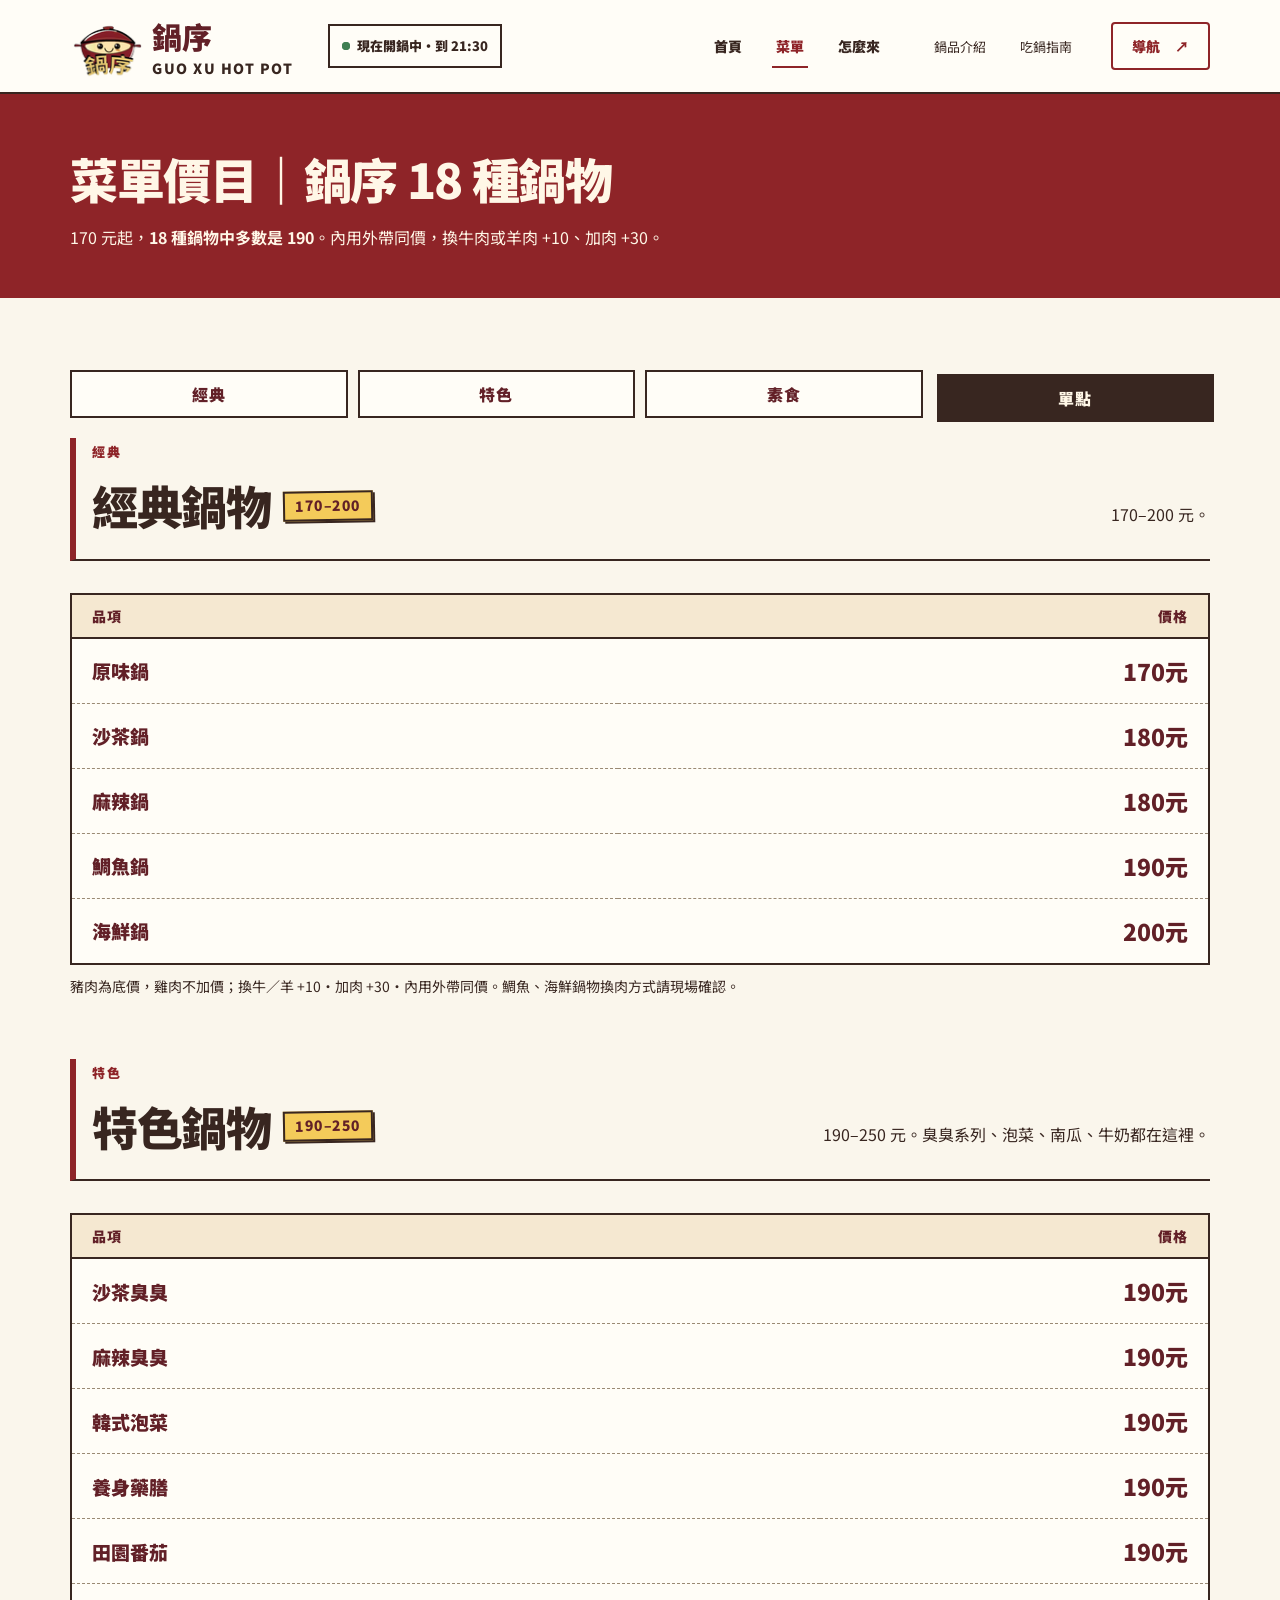
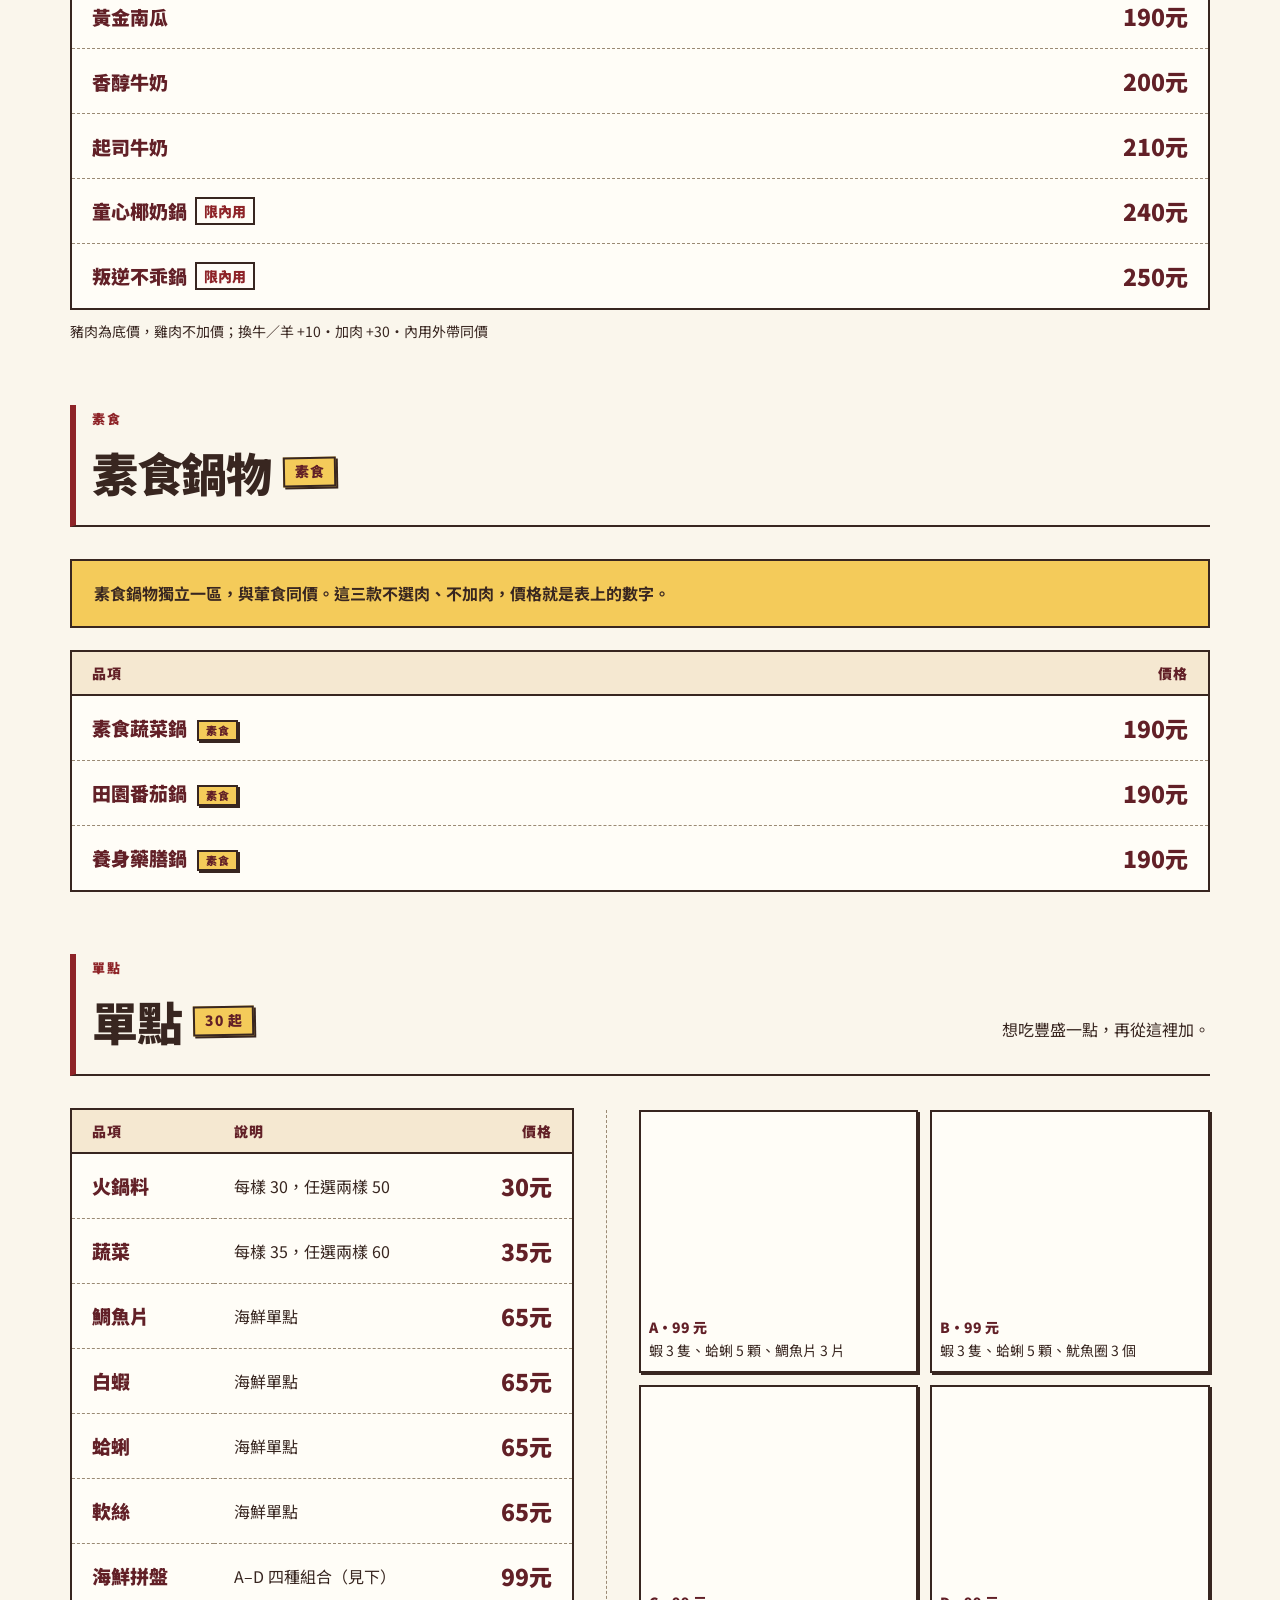
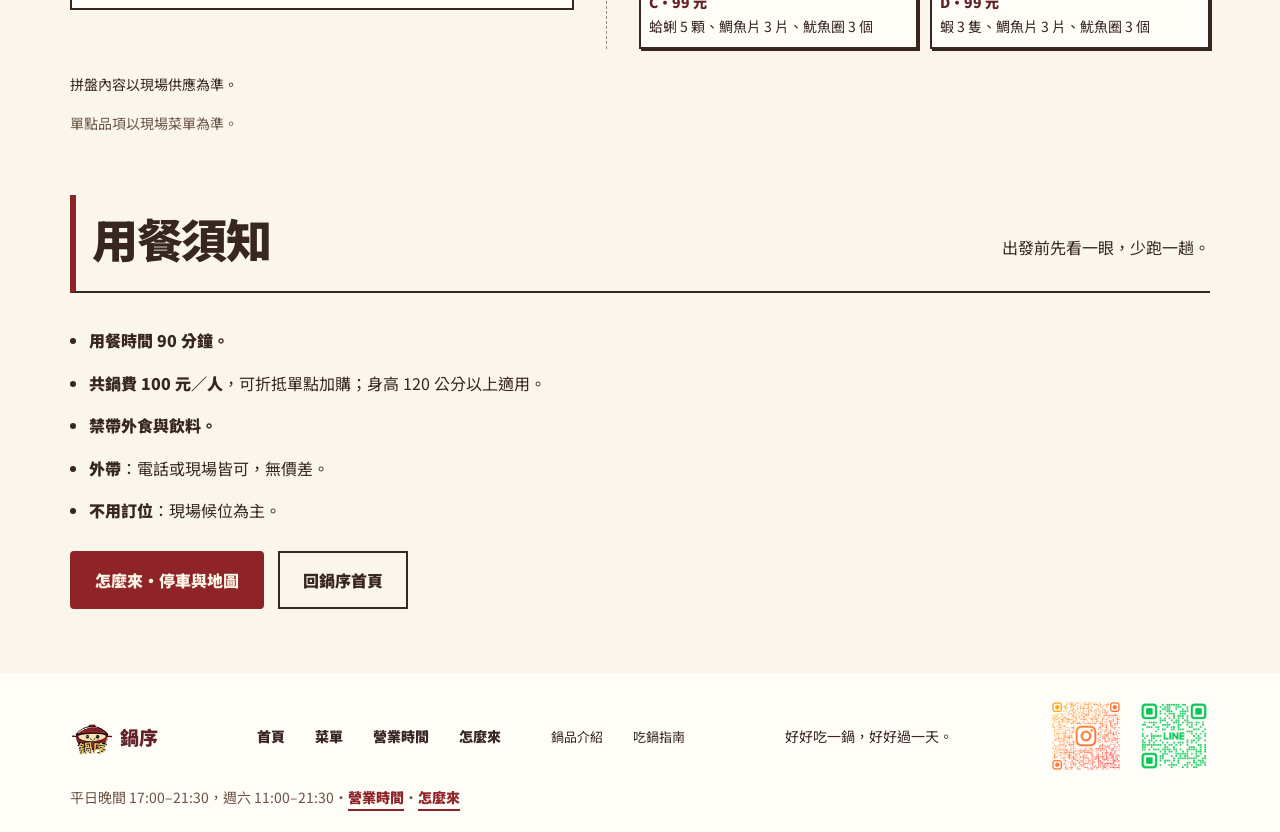
<file: menu.html>
<!doctype html>
<html lang="zh-Hant">
<head>
<meta charset="utf-8">
<meta name="viewport" content="width=device-width,initial-scale=1">
<meta name="theme-color" content="#8e2428">
<script>document.documentElement.classList.add('js')</script>
<title>菜單與價目｜鍋序 — 民雄個人小火鍋 170 元起，多數 190，素食三款</title>
<meta name="description" content="鍋序完整菜單：經典鍋物 170–200、特色鍋物 190–250、素食鍋物 190。換牛肉或羊肉 +10、加肉 +30，內用外帶同價。">
<link rel="canonical" href="https://2026xenia.github.io/guoxu-hotpot/menu.html">
<meta property="og:site_name" content="鍋序 GUO XU HOT POT">
<meta property="og:locale" content="zh_TW">
<meta property="og:type" content="website">
<meta property="og:url" content="https://2026xenia.github.io/guoxu-hotpot/menu.html">
<meta property="og:title" content="鍋序菜單｜170 元起，多數 190">
<meta property="og:description" content="18 種鍋物、素食三款，價格全部公開。換牛肉或羊肉 +10、加肉 +30，內用外帶同價。">
<meta property="og:image" content="https://2026xenia.github.io/guoxu-hotpot/assets/og-image.jpg">
<meta property="og:image:width" content="1200">
<meta property="og:image:height" content="630">
<meta property="og:image:alt" content="鍋序三鍋的生鮮食材配置照，附醬料、青蔥與辣椒">
<meta name="twitter:card" content="summary_large_image">
<link rel="icon" href="assets/favicon-32.png" sizes="32x32">
<link rel="apple-touch-icon" href="assets/favicon-180.png">
<link rel="preconnect" href="https://fonts.googleapis.com">
<link rel="preconnect" href="https://fonts.gstatic.com" crossorigin>
<link href="https://fonts.googleapis.com/css2?family=Noto+Sans+TC:wght@400;700;900&display=swap" rel="stylesheet">
<link rel="stylesheet" href="styles.css">
<script type="application/ld+json">
{
  "@context": "https://schema.org",
  "@type": "WebPage",
  "name": "鍋序菜單與價目",
  "url": "https://2026xenia.github.io/guoxu-hotpot/menu.html",
  "inLanguage": "zh-Hant",
  "dateModified": "2026-11-16",
  "isPartOf": {
    "@type": "WebSite",
    "name": "鍋序 GUO XU HOT POT",
    "url": "https://2026xenia.github.io/guoxu-hotpot/"
  },
  "about": {
    "@type": "Restaurant",
    "@id": "https://2026xenia.github.io/guoxu-hotpot/#restaurant",
    "name": "鍋序",
    "servesCuisine": "火鍋",
    "priceRange": "NT$170–250",
    "address": {
      "@type": "PostalAddress",
      "streetAddress": "三興村神農路186巷2-7號",
      "addressLocality": "民雄鄉",
      "addressRegion": "嘉義縣",
      "postalCode": "621",
      "addressCountry": "TW"
    },
    "telephone": "+886-5-272-2525",
    "hasMenu": "https://2026xenia.github.io/guoxu-hotpot/menu.html"
  }
}
</script>
</head>
<body>
<a class="skip" href="#main">跳至主要內容</a>

<header class="header"><div class="container navwrap">
<a href="index.html" class="logo" aria-label="鍋序首頁"><img src="assets/mascot-hero-74.png" srcset="assets/mascot-hero-74.png 74w, assets/mascot-hero-148.png 148w" sizes="74px" width="74" height="77" alt="鍋序笑臉鍋吉祥物"><span>鍋序<small>GUO XU HOT POT</small></span></a>
<a class="open-now open-now--head" href="index.html#hours" aria-live="polite"><span class="dot" aria-hidden="true"></span><span class="open-now-text">平日晚間 17:00–21:30，週六 11:00–21:30</span></a>
<nav id="nav" aria-label="網站選單">
<a href="index.html">首頁</a>
<a href="menu.html" aria-current="page">菜單</a>
<a href="visit.html">怎麼來</a>
<a href="pot.html" class="nav-sub">鍋品介紹</a>
<a href="guide.html" class="nav-sub">吃鍋指南</a>
</nav>
<a class="header-cta" href="https://www.google.com/maps/dir/?api=1&amp;destination=23.5572127,120.472024" target="_blank" rel="noopener">導航 <span aria-hidden="true">↗</span><span class="sr-only">（另開新視窗）</span></a>
<button class="hamburger" id="toggle" aria-label="展開選單" aria-expanded="false" aria-controls="nav"><span aria-hidden="true">☰</span></button>
</div></header>

<main id="main" tabindex="-1">

<section class="page-head">
  <div class="container">
    <h1>菜單價目｜鍋序 <span class="nowrap">18 種鍋物</span></h1>
    <p>170 元起，<strong>18 種鍋物中多數是 190</strong>。內用外帶同價，換牛肉或羊肉 +10、加肉 +30。</p>
  </div>
</section>

<section class="section menu-page">
  <div class="container">

    <!-- 臨時公告（預設隱藏）：只有改時間或臨時公休時才在這裡加 .notice-bar 一列，平常不放。樣式見 styles.css。 -->
    <nav class="menu-shortcut" aria-label="菜單分類捷徑">
      <a href="#classic">經典</a>
      <a href="#featured">特色</a>
      <a href="#veg">素食</a>
      <a href="#sides">單點</a>
    </nav>

    <section class="menu-block" id="classic">
      <div class="section-top">
        <div><span class="small-label">經典</span><h2>經典鍋物 <span class="menu-badge">170–200</span></h2></div>
        <p>170–200 元。</p>
      </div>
      <table class="price-table">
        <caption class="sr-only">經典鍋物價目</caption>
        <thead><tr><th scope="col">品項</th><th scope="col">價格</th></tr></thead>
        <tbody>
          <tr>
            <th scope="row">原味鍋</th>
            <td class="price">170元</td>
          </tr>
          <tr>
            <th scope="row">沙茶鍋</th>
            <td class="price">180元</td>
          </tr>
          <tr>
            <th scope="row">麻辣鍋</th>
            <td class="price">180元</td>
          </tr>
          <tr>
            <th scope="row">鯛魚鍋</th>
            <td class="price">190元</td>
          </tr>
          <tr>
            <th scope="row">海鮮鍋</th>
            <td class="price">200元</td>
          </tr>
        </tbody>
      </table>
      <p class="table-note">豬肉為底價，雞肉不加價；換牛／羊 +10・加肉 +30・內用外帶同價。鯛魚、海鮮鍋物換肉方式請現場確認。</p>
    </section>

    <section class="menu-block" id="featured">
      <div class="section-top">
        <div><span class="small-label">特色</span><h2>特色鍋物 <span class="menu-badge">190–250</span></h2></div>
        <p>190–250 元。臭臭系列、泡菜、南瓜、牛奶都在這裡。</p>
      </div>
      <table class="price-table">
        <caption class="sr-only">特色鍋物價目</caption>
        <thead><tr><th scope="col">品項</th><th scope="col">價格</th></tr></thead>
        <tbody>
          <tr>
            <th scope="row">沙茶臭臭</th>
            <td class="price">190元</td>
          </tr>
          <tr>
            <th scope="row">麻辣臭臭</th>
            <td class="price">190元</td>
          </tr>
          <tr>
            <th scope="row">韓式泡菜</th>
            <td class="price">190元</td>
          </tr>
          <tr>
            <th scope="row">養身藥膳</th>
            <td class="price">190元</td>
          </tr>
          <tr>
            <th scope="row">田園番茄</th>
            <td class="price">190元</td>
          </tr>
          <tr>
            <th scope="row">黃金南瓜</th>
            <td class="price">190元</td>
          </tr>
          <tr>
            <th scope="row">香醇牛奶</th>
            <td class="price">200元</td>
          </tr>
          <tr>
            <th scope="row">起司牛奶</th>
            <td class="price">210元</td>
          </tr>
          <tr>
            <th scope="row">童心椰奶鍋<span class="pot-tag">限內用</span></th>
            <td class="price">240元</td>
          </tr>
          <tr>
            <th scope="row">叛逆不乖鍋<span class="pot-tag">限內用</span></th>
            <td class="price">250元</td>
          </tr>
        </tbody>
      </table>
      <p class="table-note">豬肉為底價，雞肉不加價；換牛／羊 +10・加肉 +30・內用外帶同價</p>
    </section>

    <section class="menu-block" id="veg">
      <div class="section-top">
        <div><span class="small-label">素食</span><h2>素食鍋物 <span class="menu-badge">素食</span></h2></div>
      </div>
      <p class="veg-note">素食鍋物獨立一區，與葷食同價。這三款不選肉、不加肉，價格就是表上的數字。</p>
      <table class="price-table">
        <caption class="sr-only">素食鍋物價目</caption>
        <thead><tr><th scope="col">品項</th><th scope="col">價格</th></tr></thead>
        <tbody>
          <tr>
            <th scope="row">素食蔬菜鍋 <span class="menu-badge menu-badge--sm">素食</span></th>
            <td class="price">190元</td>
          </tr>
          <tr>
            <th scope="row">田園番茄鍋 <span class="menu-badge menu-badge--sm">素食</span></th>
            <td class="price">190元</td>
          </tr>
          <tr>
            <th scope="row">養身藥膳鍋 <span class="menu-badge menu-badge--sm">素食</span></th>
            <td class="price">190元</td>
          </tr>
        </tbody>
      </table>
    </section>

    <section class="menu-block" id="sides">
      <div class="section-top">
        <div><span class="small-label">單點</span><h2>單點 <span class="menu-badge">30 起</span></h2></div>
        <p>想吃豐盛一點，再從這裡加。</p>
      </div>
      <div class="sides-layout">
      <table class="price-table">
        <caption class="sr-only">單點價目</caption>
        <thead><tr><th scope="col">品項</th><th scope="col">說明</th><th scope="col">價格</th></tr></thead>
        <tbody>
          <tr><th scope="row">火鍋料</th><td>每樣 30，任選兩樣 50</td><td class="price">30元</td></tr>
          <tr><th scope="row">蔬菜</th><td>每樣 35，任選兩樣 60</td><td class="price">35元</td></tr>
          <tr><th scope="row">鯛魚片</th><td>海鮮單點</td><td class="price">65元</td></tr>
          <tr><th scope="row">白蝦</th><td>海鮮單點</td><td class="price">65元</td></tr>
          <tr><th scope="row">蛤蜊</th><td>海鮮單點</td><td class="price">65元</td></tr>
          <tr><th scope="row">軟絲</th><td>海鮮單點</td><td class="price">65元</td></tr>
          <tr><th scope="row">海鮮拼盤</th><td>A–D 四種組合（見下）</td><td class="price">99元</td></tr>
        </tbody>
      </table>
      <div class="platter-grid">
        <figure class="platter-item"><picture><source srcset="assets/platter-a-800.webp 800w, assets/platter-a-400.webp 400w" type="image/webp" sizes="(max-width:920px) calc(50vw - 40px), 250px"><img src="assets/platter-a-800.jpg" srcset="assets/platter-a-800.jpg 800w, assets/platter-a-400.jpg 400w" sizes="(max-width:920px) calc(50vw - 40px), 250px" alt="超值海鮮拼盤 A：蝦 3 隻、蛤蜊 5 顆、鯛魚片 3 片" width="800" height="585" loading="lazy" decoding="async"></picture><figcaption><b>A・99 元</b>蝦 3 隻、蛤蜊 5 顆、鯛魚片 3 片</figcaption></figure>
        <figure class="platter-item"><picture><source srcset="assets/platter-b-800.webp 800w, assets/platter-b-400.webp 400w" type="image/webp" sizes="(max-width:920px) calc(50vw - 40px), 250px"><img src="assets/platter-b-800.jpg" srcset="assets/platter-b-800.jpg 800w, assets/platter-b-400.jpg 400w" sizes="(max-width:920px) calc(50vw - 40px), 250px" alt="超值海鮮拼盤 B：蝦 3 隻、蛤蜊 5 顆、魷魚圈 3 個" width="800" height="585" loading="lazy" decoding="async"></picture><figcaption><b>B・99 元</b>蝦 3 隻、蛤蜊 5 顆、魷魚圈 3 個</figcaption></figure>
        <figure class="platter-item"><picture><source srcset="assets/platter-c-800.webp 800w, assets/platter-c-400.webp 400w" type="image/webp" sizes="(max-width:920px) calc(50vw - 40px), 250px"><img src="assets/platter-c-800.jpg" srcset="assets/platter-c-800.jpg 800w, assets/platter-c-400.jpg 400w" sizes="(max-width:920px) calc(50vw - 40px), 250px" alt="超值海鮮拼盤 C：蛤蜊 5 顆、鯛魚片 3 片、魷魚圈 3 個" width="800" height="585" loading="lazy" decoding="async"></picture><figcaption><b>C・99 元</b>蛤蜊 5 顆、鯛魚片 3 片、魷魚圈 3 個</figcaption></figure>
        <figure class="platter-item"><picture><source srcset="assets/platter-d-800.webp 800w, assets/platter-d-400.webp 400w" type="image/webp" sizes="(max-width:920px) calc(50vw - 40px), 250px"><img src="assets/platter-d-800.jpg" srcset="assets/platter-d-800.jpg 800w, assets/platter-d-400.jpg 400w" sizes="(max-width:920px) calc(50vw - 40px), 250px" alt="超值海鮮拼盤 D：蝦 3 隻、鯛魚片 3 片、魷魚圈 3 個" width="800" height="585" loading="lazy" decoding="async"></picture><figcaption><b>D・99 元</b>蝦 3 隻、鯛魚片 3 片、魷魚圈 3 個</figcaption></figure>
      </div>
      </div>
      <p class="table-note">拼盤內容以現場供應為準。</p>
      <p class="photo-note">單點品項以現場菜單為準。</p>
    </section>

    <section class="menu-block" id="rules">
      <div class="section-top">
        <div><h2>用餐須知</h2></div>
        <p>出發前先看一眼，少跑一趟。</p>
      </div>
      <ul class="hours-note">
        <li><strong>用餐時間 90 分鐘。</strong></li>
        <li><strong>共鍋費 100 元／人</strong>，可折抵單點加購；身高 120 公分以上適用。</li>
        <li><strong>禁帶外食與飲料。</strong></li>
        <li><strong>外帶</strong>：電話或現場皆可，無價差。</li>
        <li><strong>不用訂位</strong>：現場候位為主。</li>
      </ul>
    </section>

    <div class="page-cta">
      <a class="main-btn" href="visit.html">怎麼來・停車與地圖</a>
      <a class="outline-btn" href="index.html">回鍋序首頁</a>
    </div>
  </div>
</section>

</main>

<footer><div class="container footer-inner">
<a href="index.html" class="footer-logo"><img src="assets/mascot-hero-74.png" srcset="assets/mascot-hero-74.png 74w, assets/mascot-hero-148.png 148w" sizes="43px" width="43" height="45" alt="" loading="lazy">鍋序</a>
<nav class="footer-nav" aria-label="頁尾導覽"><a href="index.html">首頁</a><a href="menu.html">菜單</a><a href="index.html#hours">營業時間</a><a href="visit.html">怎麼來</a><a href="pot.html" class="nav-sub">鍋品介紹</a><a href="guide.html" class="nav-sub">吃鍋指南</a></nav>
<span>好好吃一鍋，好好過一天。</span>
<span class="footer-social"><a class="ig-qr" href="https://www.instagram.com/hot_pot_03_20/" target="_blank" rel="noopener" aria-label="掃描或點擊前往鍋序火鍋 Instagram（@hot_pot_03_20，另開新視窗）"><img src="assets/ig-qr.png" alt="鍋序火鍋 Instagram QR code（@hot_pot_03_20）" width="400" height="400" loading="lazy" decoding="async"></a><a class="ig-qr line-qr" href="https://lin.ee/pNhpsoc" target="_blank" rel="noopener" aria-label="掃描或點擊加入鍋序 LINE 好友（另開新視窗）"><img src="assets/line-qr.png" alt="鍋序 LINE 官方 QR code" width="360" height="360" loading="lazy" decoding="async"></a></span>
</div><div class="container"><p class="footer-note">平日晚間 17:00–21:30，週六 11:00–21:30・<a class="ink-link" href="index.html#hours">營業時間</a>・<a class="ink-link" href="visit.html">怎麼來</a></p></div></footer>

<script src="script.js"></script>
</body>
</html>
</file>
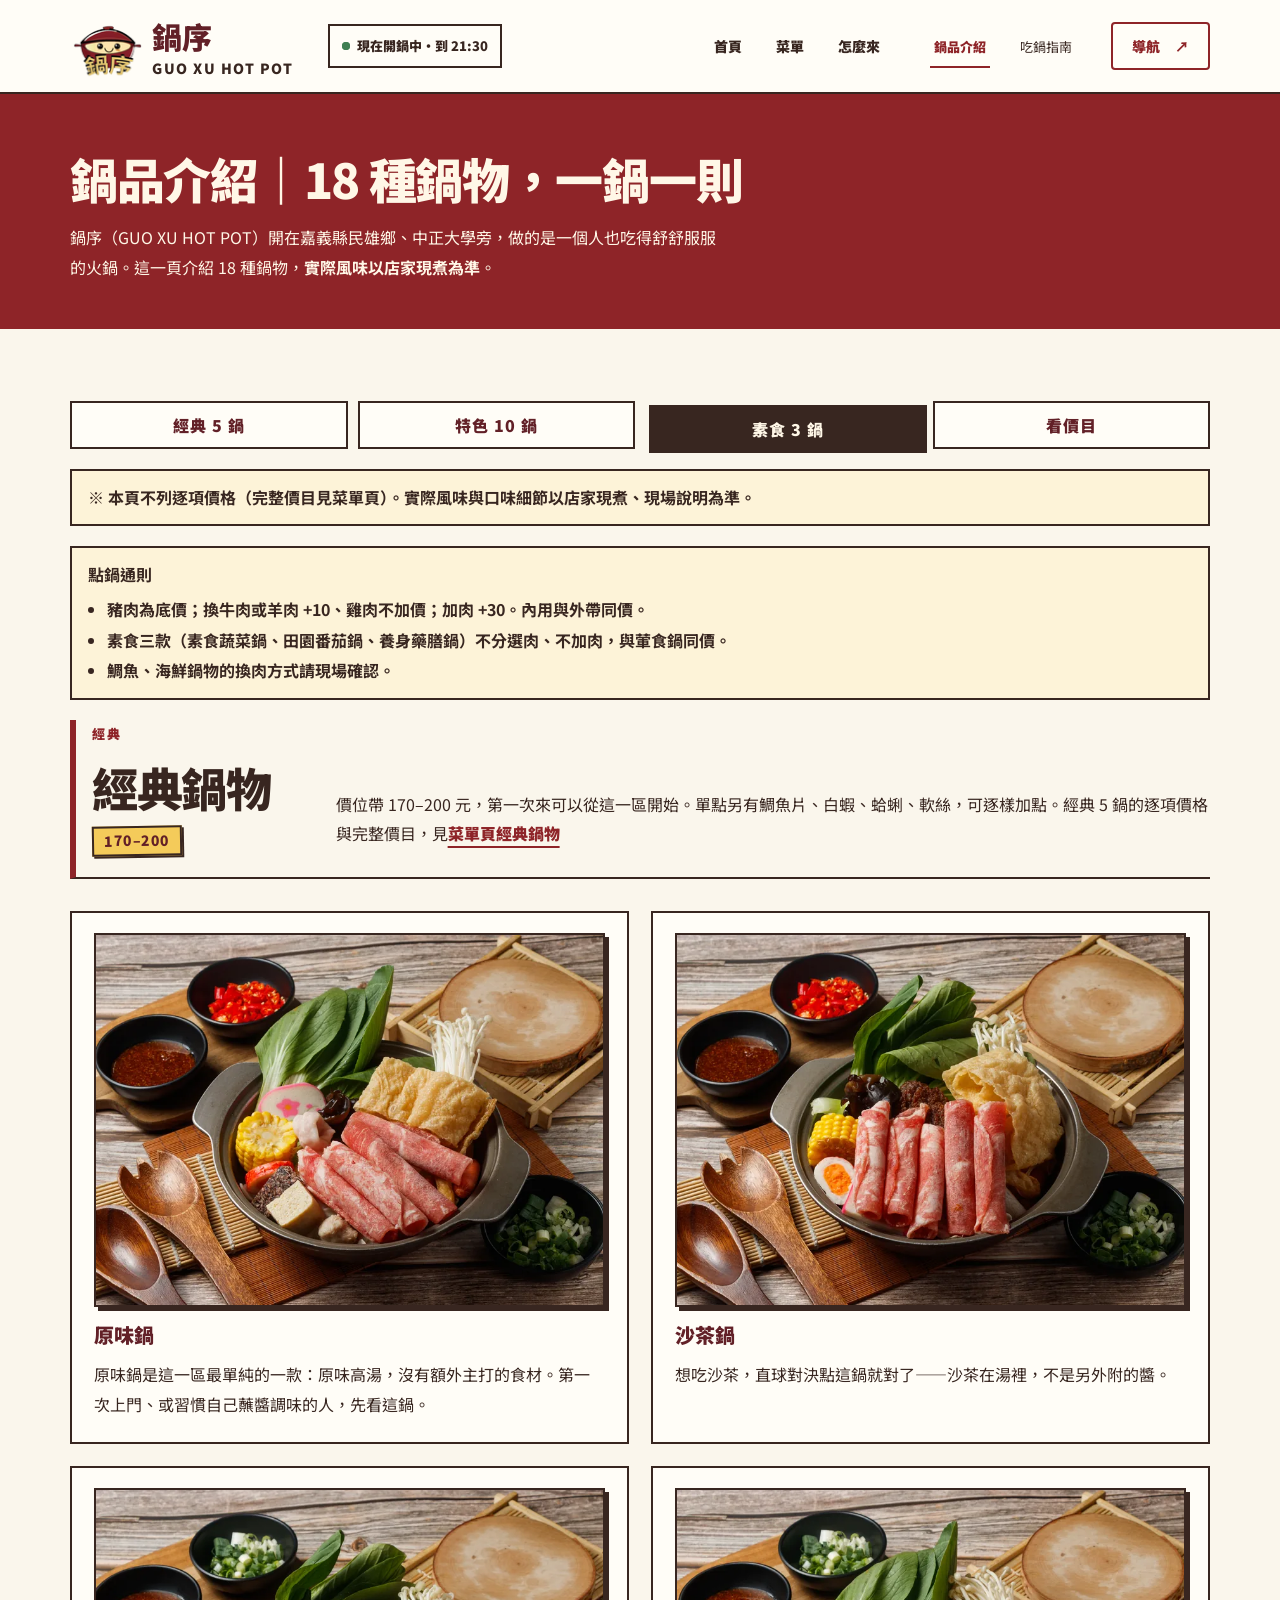
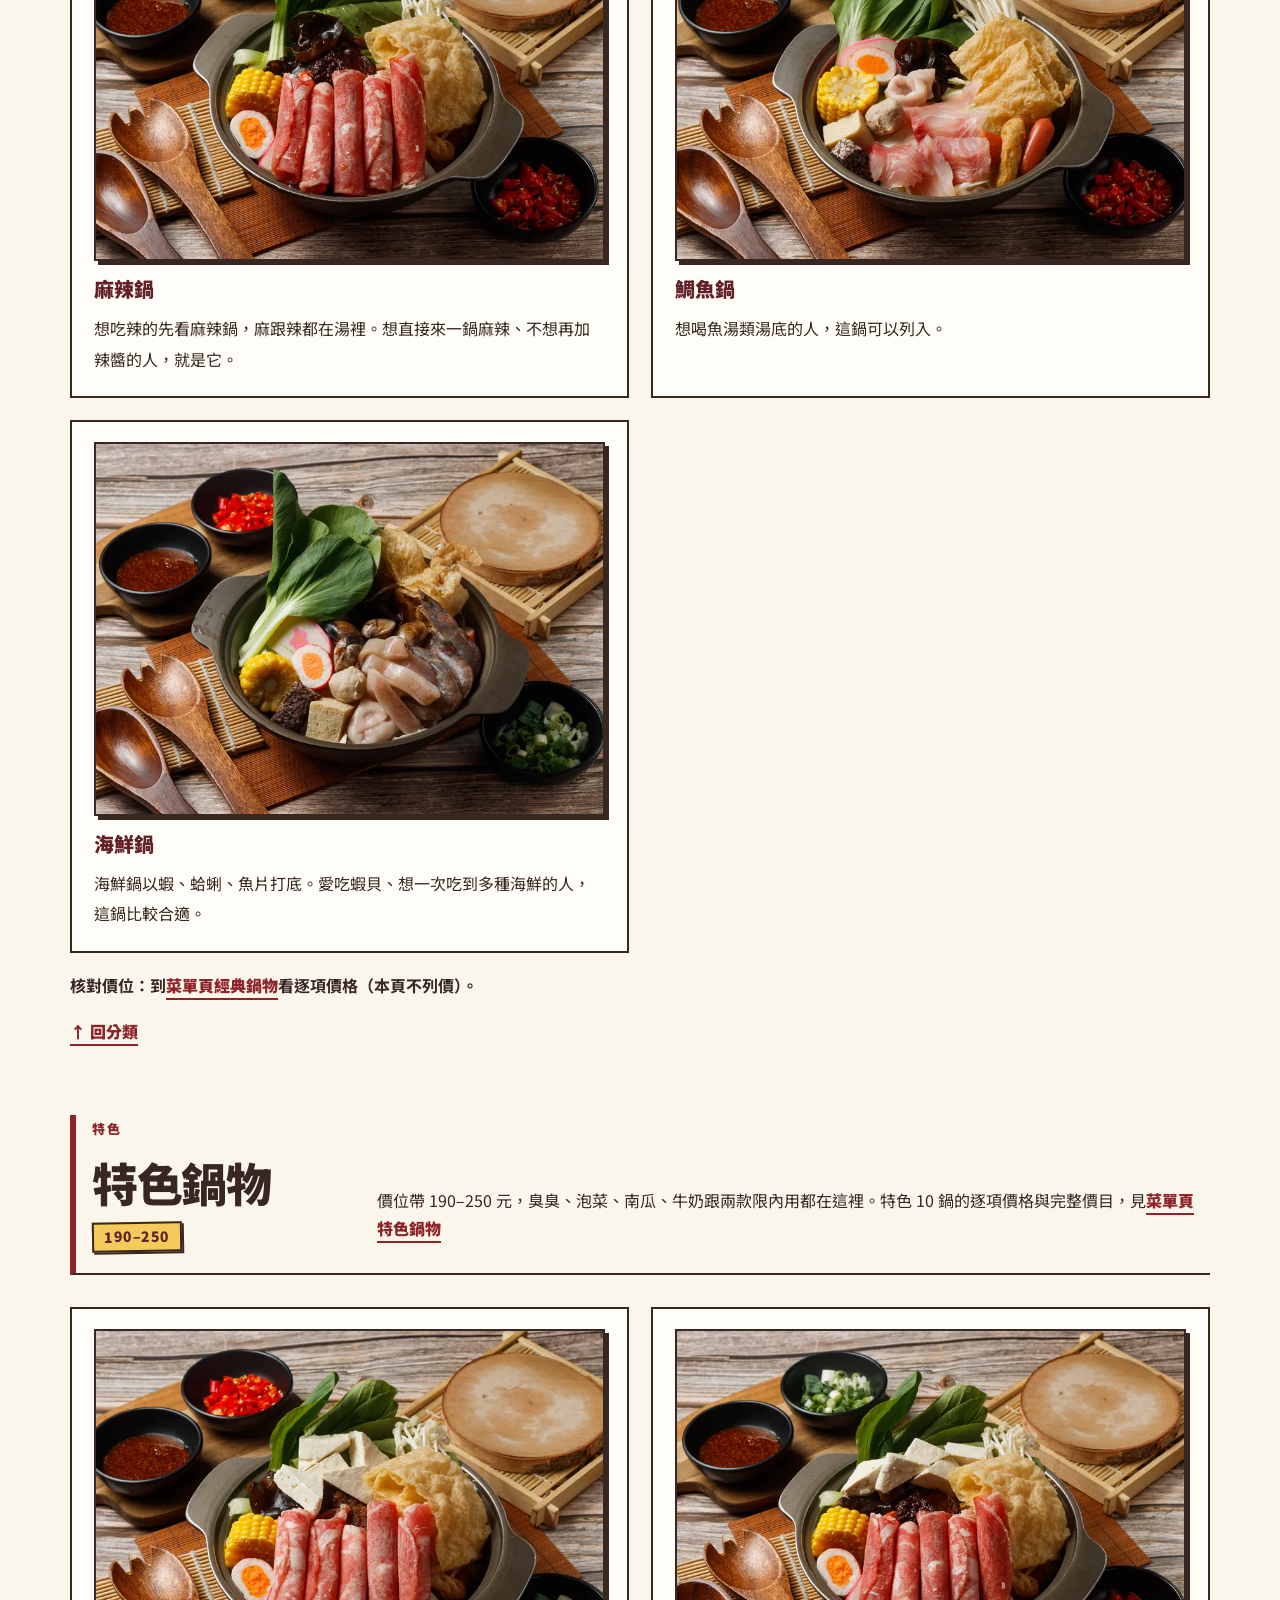
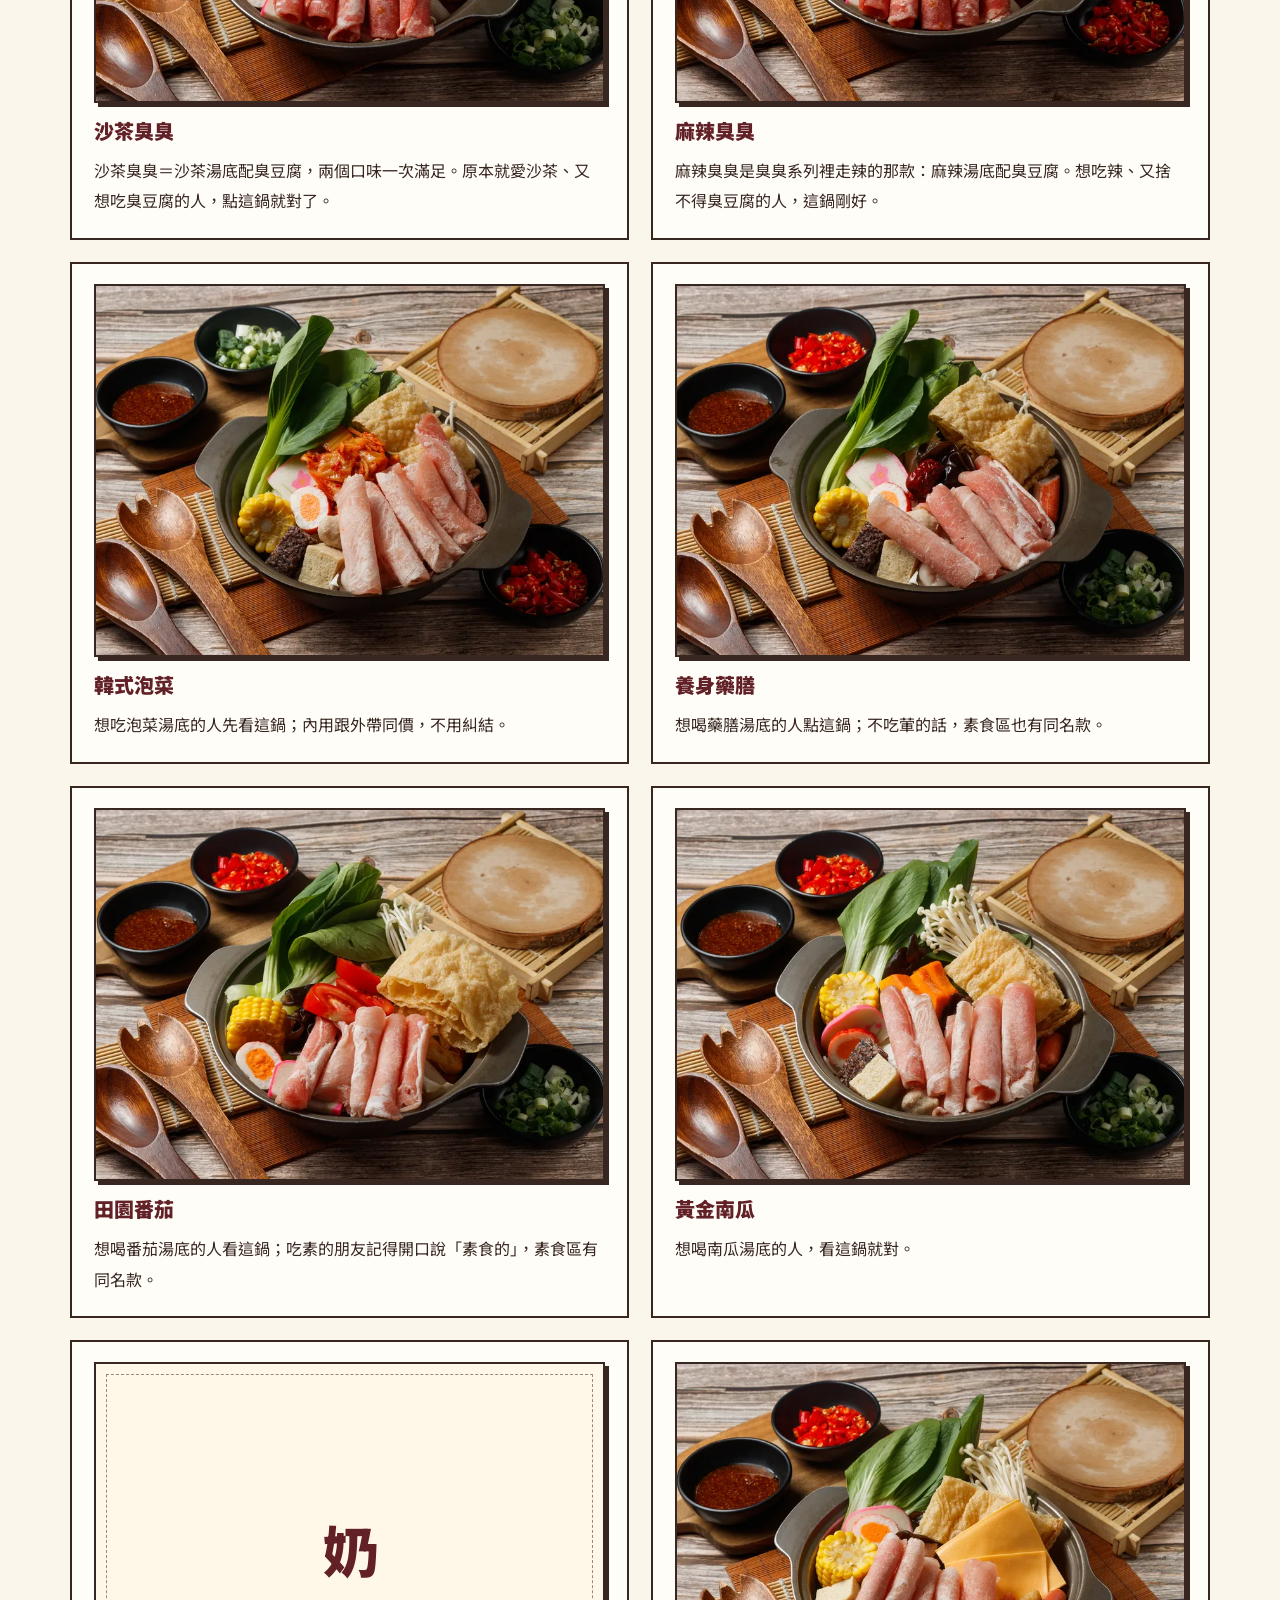
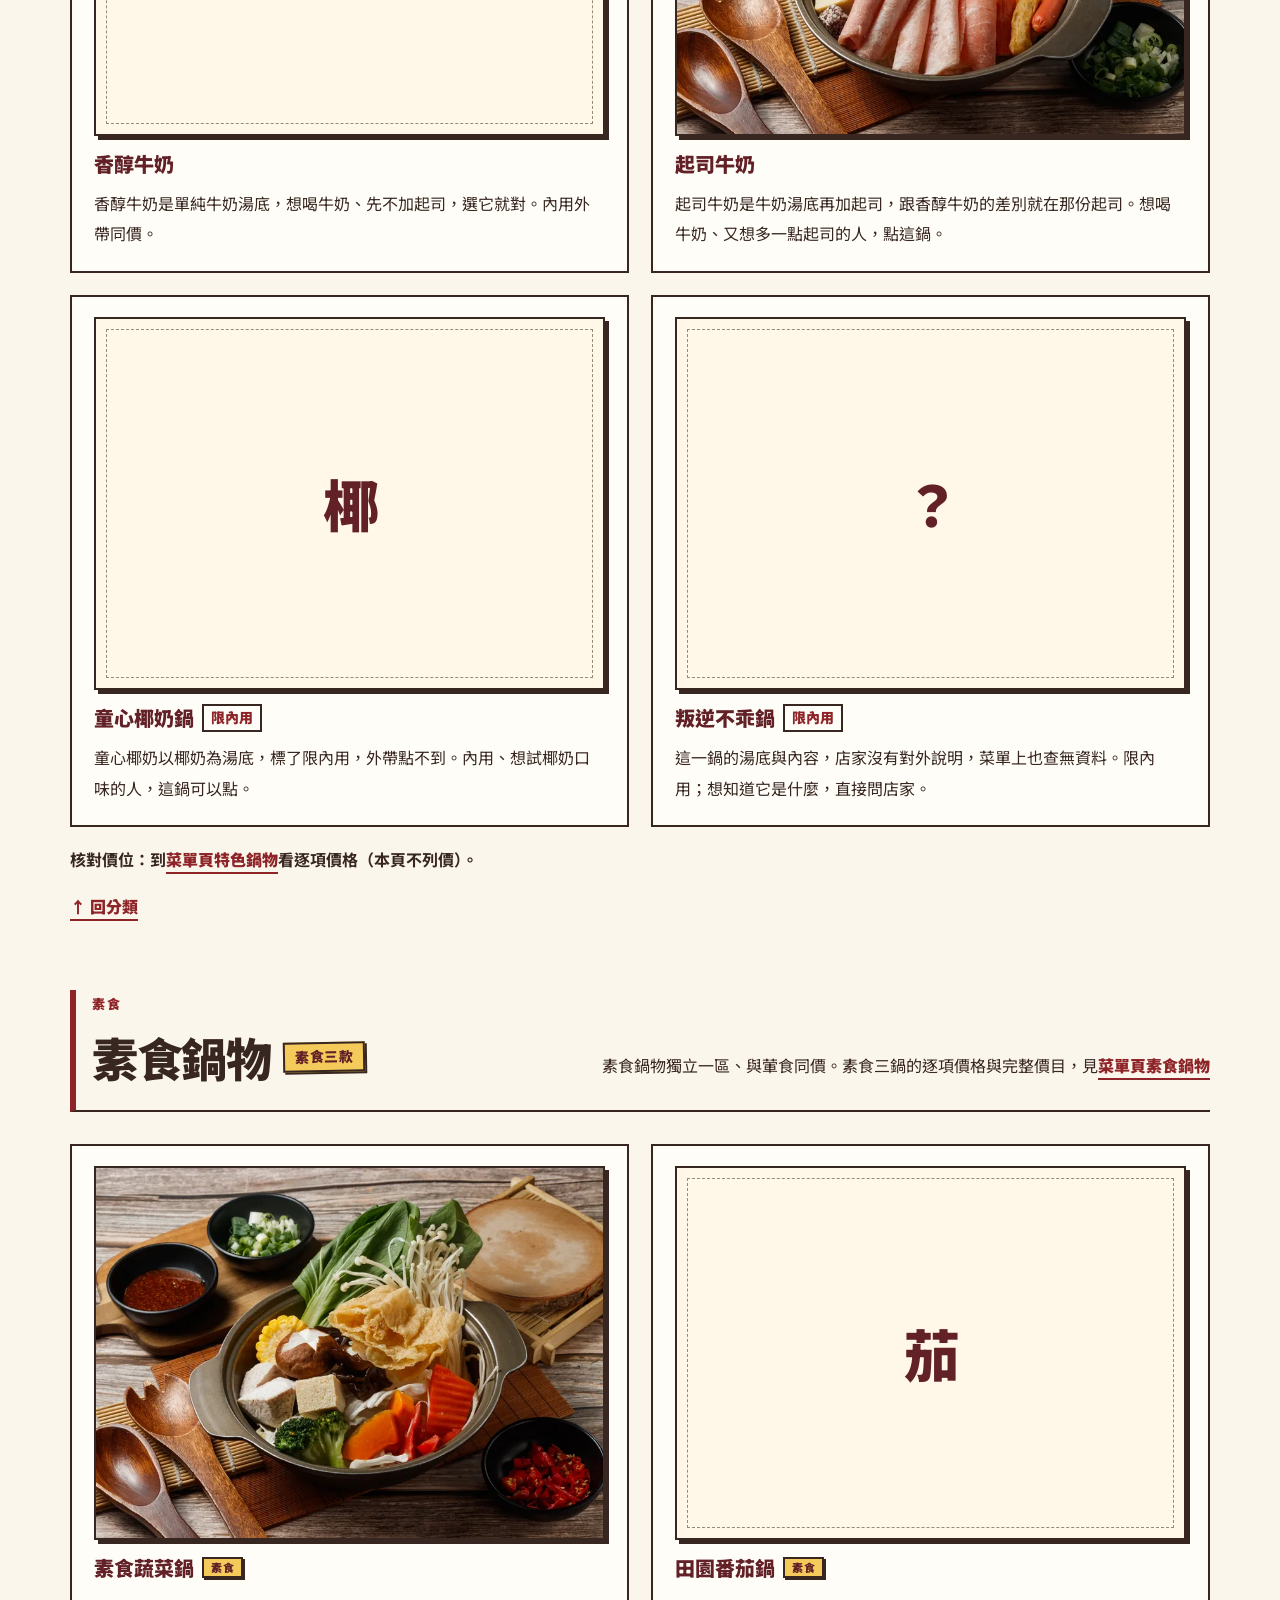
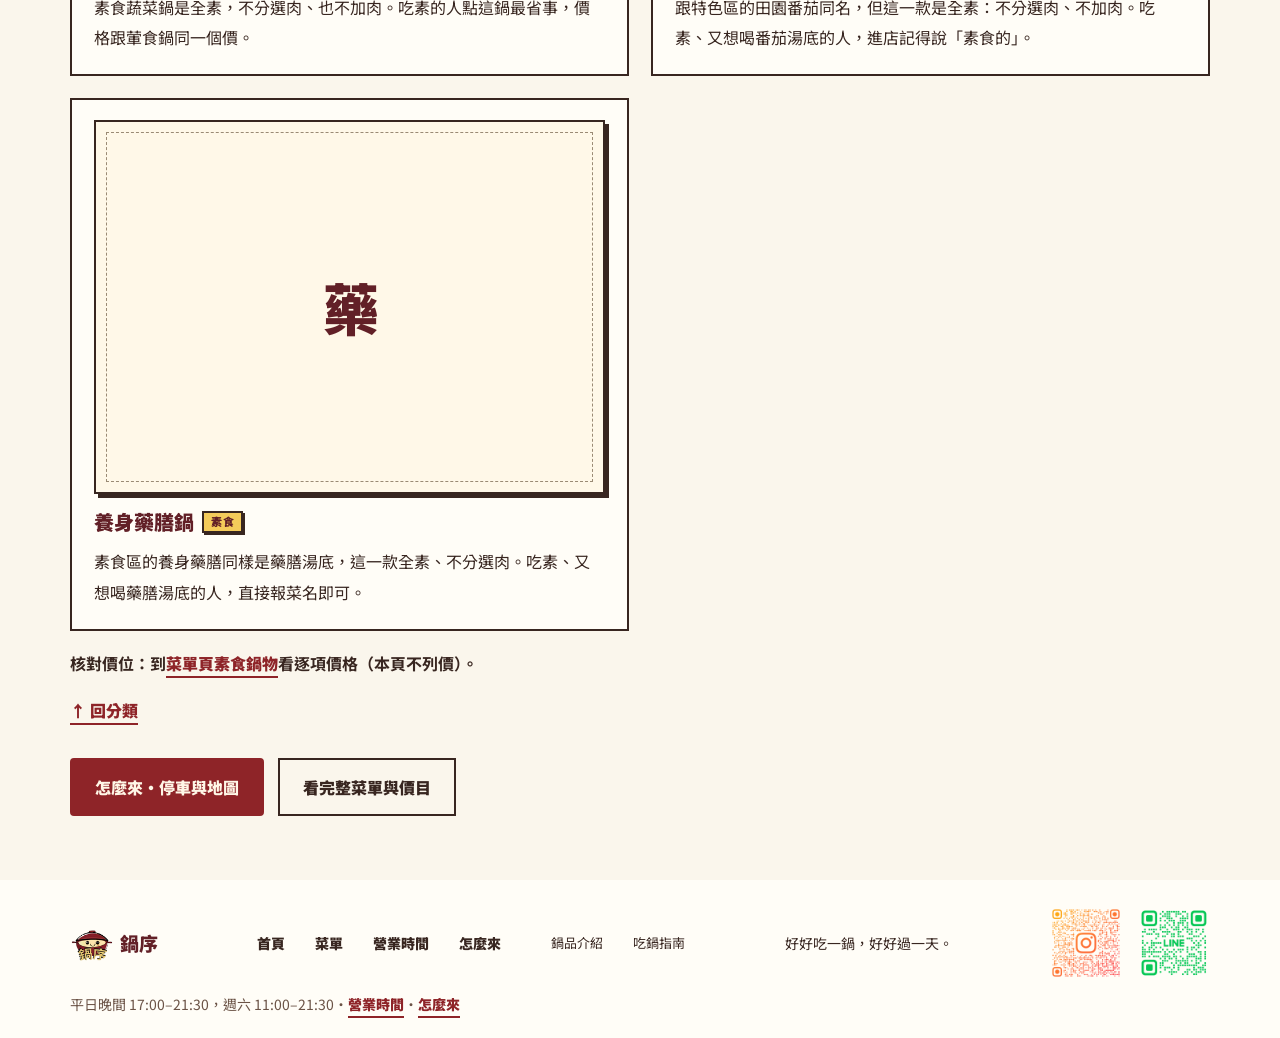
<file: pot.html>
<!doctype html>
<html lang="zh-Hant">
<head>
<meta charset="utf-8">
<meta name="viewport" content="width=device-width,initial-scale=1">
<meta name="theme-color" content="#8e2428">
<script>document.documentElement.classList.add('js')</script>
<title>鍋品介紹｜鍋序 18 種鍋物，一鍋一則 — 民雄火鍋</title>
<meta name="description" content="鍋品介紹把鍋序 18 種鍋物一鍋一則說清楚：分區、價位帶與點鍋通則。經典 170–200、特色 190–250、素食三款同價。民雄火鍋、中正大學旁，實際風味以店家現煮為準。">
<link rel="canonical" href="https://2026xenia.github.io/guoxu-hotpot/pot.html">
<meta property="og:site_name" content="鍋序 GUO XU HOT POT">
<meta property="og:locale" content="zh_TW">
<meta property="og:type" content="website">
<meta property="og:url" content="https://2026xenia.github.io/guoxu-hotpot/pot.html">
<meta property="og:title" content="鍋序鍋品介紹｜18 種鍋物一鍋一則說分明">
<meta property="og:description" content="18 種鍋物一鍋一則說清楚，並依分區整理。逐項價格請看菜單頁。">
<meta property="og:image" content="https://2026xenia.github.io/guoxu-hotpot/assets/og-image.jpg">
<meta property="og:image:width" content="1200">
<meta property="og:image:height" content="630">
<meta property="og:image:alt" content="鍋序三鍋的生鮮食材配置照，附醬料、青蔥與辣椒">
<meta name="twitter:card" content="summary_large_image">
<link rel="icon" href="assets/favicon-32.png" sizes="32x32">
<link rel="apple-touch-icon" href="assets/favicon-180.png">
<link rel="preconnect" href="https://fonts.googleapis.com">
<link rel="preconnect" href="https://fonts.gstatic.com" crossorigin>
<link href="https://fonts.googleapis.com/css2?family=Noto+Sans+TC:wght@400;700;900&display=swap" rel="stylesheet">
<link rel="stylesheet" href="styles.css">
<script type="application/ld+json">
{
  "@context": "https://schema.org",
  "@type": "WebPage",
  "name": "鍋序鍋品介紹：18 種鍋物一鍋一則",
  "url": "https://2026xenia.github.io/guoxu-hotpot/pot.html",
  "inLanguage": "zh-Hant",
  "dateModified": "2026-11-16",
  "isPartOf": {
    "@type": "WebSite",
    "name": "鍋序 GUO XU HOT POT",
    "url": "https://2026xenia.github.io/guoxu-hotpot/"
  },
  "about": {
    "@type": "Restaurant",
    "@id": "https://2026xenia.github.io/guoxu-hotpot/#restaurant",
    "name": "鍋序",
    "servesCuisine": "火鍋",
    "priceRange": "NT$170–250",
    "address": {
      "@type": "PostalAddress",
      "streetAddress": "三興村神農路186巷2-7號",
      "addressLocality": "民雄鄉",
      "addressRegion": "嘉義縣",
      "postalCode": "621",
      "addressCountry": "TW"
    },
    "telephone": "+886-5-272-2525",
    "hasMenu": "https://2026xenia.github.io/guoxu-hotpot/menu.html"
  }
}
</script>
</head>
<body>
<a class="skip" href="#main">跳至主要內容</a>

<header class="header"><div class="container navwrap">
<a href="index.html" class="logo" aria-label="鍋序首頁"><img src="assets/mascot-hero-74.png" srcset="assets/mascot-hero-74.png 74w, assets/mascot-hero-148.png 148w" sizes="74px" width="74" height="77" alt="鍋序笑臉鍋吉祥物"><span>鍋序<small>GUO XU HOT POT</small></span></a>
<a class="open-now open-now--head" href="index.html#hours" aria-live="polite"><span class="dot" aria-hidden="true"></span><span class="open-now-text">平日晚間 17:00–21:30，週六 11:00–21:30</span></a>
<nav id="nav" aria-label="網站選單">
<a href="index.html">首頁</a>
<a href="menu.html">菜單</a>
<a href="visit.html">怎麼來</a>
<a href="pot.html" aria-current="page" class="nav-sub">鍋品介紹</a>
<a href="guide.html" class="nav-sub">吃鍋指南</a>
</nav>
<a class="header-cta" href="https://www.google.com/maps/dir/?api=1&amp;destination=23.5572127,120.472024" target="_blank" rel="noopener">導航 <span aria-hidden="true">↗</span><span class="sr-only">（另開新視窗）</span></a>
<button class="hamburger" id="toggle" aria-label="展開選單" aria-expanded="false" aria-controls="nav"><span aria-hidden="true">☰</span></button>
</div></header>

<main id="main" tabindex="-1">

<!-- 臨時公告（預設隱藏）：只有改時間或臨時公休時才在這裡加 .notice-bar 一列，平常不放。樣式見 styles.css。 -->

<section class="page-head">
  <div class="container">
    <h1>鍋品介紹｜<span class="nowrap">18 種鍋物</span>，一鍋一則</h1>
    <p>鍋序（GUO XU HOT POT）開在嘉義縣民雄鄉、中正大學旁，做的是一個人也吃得舒舒服服的火鍋。這一頁介紹 18 種鍋物，<strong>實際風味以店家現煮為準</strong>。</p>
  </div>
</section>

<section class="section menu-page">
  <div class="container">

    <nav class="menu-shortcut" id="pot-nav" aria-label="鍋品分類捷徑">
      <a href="#classic">經典 5 鍋</a>
      <a href="#featured">特色 10 鍋</a>
      <a href="#veg">素食 3 鍋</a>
      <a href="menu.html">看價目</a>
    </nav>
    <p class="pot-note">※ 本頁不列逐項價格（完整價目見菜單頁）。實際風味與口味細節以店家現煮、現場說明為準。</p>
    <div class="pot-note pot-rules">
      <p><strong>點鍋通則</strong></p>
      <ul>
        <li>豬肉為底價；換牛肉或羊肉 +10、雞肉不加價；加肉 +30。內用與外帶同價。</li>
        <li>素食三款（素食蔬菜鍋、田園番茄鍋、養身藥膳鍋）不分選肉、不加肉，與葷食鍋同價。</li>
        <li>鯛魚、海鮮鍋物的換肉方式請現場確認。</li>
      </ul>
    </div>

    <section class="menu-block" id="classic">
      <div class="section-top">
        <div><span class="small-label">經典</span><h2>經典鍋物 <span class="menu-badge">170–200</span></h2></div>
        <p>價位帶 170–200 元，第一次來可以從這一區開始。單點另有鯛魚片、白蝦、蛤蜊、軟絲，可逐樣加點。經典 5 鍋的逐項價格與完整價目，見<a class="ink-link" href="menu.html#classic">菜單頁經典鍋物</a></p>
      </div>
      <div class="pot-cards">

        <article class="pot-card">
          <figure class="pot-photo"><picture><source srcset="assets/pot-original-broth-800.webp 800w, assets/pot-original-broth-400.webp 400w" type="image/webp" sizes="(max-width:680px) calc(100vw - 44px), 520px"><img src="assets/pot-original-broth-800.jpg" srcset="assets/pot-original-broth-800.jpg 800w, assets/pot-original-broth-400.jpg 400w" sizes="(max-width:680px) calc(100vw - 44px), 520px" alt="原味鍋的食材照：豬肉片、青江菜、玉米、豆皮、魚餃、金針菇" width="800" height="585" loading="lazy" decoding="async"></picture></figure>
          <h3>原味鍋</h3>
          <p class="pot-lede">原味鍋是這一區最單純的一款：原味高湯，沒有額外主打的食材。第一次上門、或習慣自己蘸醬調味的人，先看這鍋。</p>
        </article>

        <article class="pot-card" id="pot-satay">
          <figure class="pot-photo"><picture><source srcset="assets/pot-satay-800.webp 800w, assets/pot-satay-400.webp 400w" type="image/webp" sizes="(max-width:680px) calc(100vw - 44px), 520px"><img src="assets/pot-satay-800.jpg" srcset="assets/pot-satay-800.jpg 800w, assets/pot-satay-400.jpg 400w" sizes="(max-width:680px) calc(100vw - 44px), 520px" alt="沙茶鍋的食材照：豬肉片、青江菜、玉米、豆皮、黑木耳、金針菇" width="800" height="585" loading="lazy" decoding="async"></picture></figure>
          <h3>沙茶鍋</h3>
          <p class="pot-lede">想吃沙茶，直球對決點這鍋就對了——沙茶在湯裡，不是另外附的醬。</p>
        </article>

        <article class="pot-card">
          <figure class="pot-photo"><picture><source srcset="assets/pot-spicy-mala-800.webp 800w, assets/pot-spicy-mala-400.webp 400w" type="image/webp" sizes="(max-width:680px) calc(100vw - 44px), 520px"><img src="assets/pot-spicy-mala-800.jpg" srcset="assets/pot-spicy-mala-800.jpg 800w, assets/pot-spicy-mala-400.jpg 400w" sizes="(max-width:680px) calc(100vw - 44px), 520px" alt="麻辣鍋的食材照：豬肉片、豆皮、青江菜、玉米、黑木耳、金針菇" width="800" height="585" loading="lazy" decoding="async"></picture></figure>
          <h3>麻辣鍋</h3>
          <p class="pot-lede">想吃辣的先看麻辣鍋，麻跟辣都在湯裡。想直接來一鍋麻辣、不想再加辣醬的人，就是它。</p>
        </article>

        <article class="pot-card">
          <figure class="pot-photo"><picture><source srcset="assets/pot-sea-bream-fish-800.webp 800w, assets/pot-sea-bream-fish-400.webp 400w" type="image/webp" sizes="(max-width:680px) calc(100vw - 44px), 520px"><img src="assets/pot-sea-bream-fish-800.jpg" srcset="assets/pot-sea-bream-fish-800.jpg 800w, assets/pot-sea-bream-fish-400.jpg 400w" sizes="(max-width:680px) calc(100vw - 44px), 520px" alt="鯛魚鍋的食材照：生魚片、青江菜、玉米、豆皮、金針菇" width="800" height="585" loading="lazy" decoding="async"></picture></figure>
          <h3>鯛魚鍋</h3>
          <p class="pot-lede">想喝魚湯類湯底的人，這鍋可以列入。</p>
        </article>

        <article class="pot-card">
          <figure class="pot-photo"><picture><source srcset="assets/pot-seafood-800.webp 800w, assets/pot-seafood-400.webp 400w" type="image/webp" sizes="(max-width:680px) calc(100vw - 44px), 520px"><img src="assets/pot-seafood-800.jpg" srcset="assets/pot-seafood-800.jpg 800w, assets/pot-seafood-400.jpg 400w" sizes="(max-width:680px) calc(100vw - 44px), 520px" alt="海鮮鍋的食材照：蝦、蛤蜊、魚片與青江菜、玉米、豆皮" width="800" height="585" loading="lazy" decoding="async"></picture></figure>
          <h3>海鮮鍋</h3>
          <p class="pot-lede">海鮮鍋以蝦、蛤蜊、魚片打底。愛吃蝦貝、想一次吃到多種海鮮的人，這鍋比較合適。</p>
        </article>

      </div>
      <p class="pot-price-link">核對價位：到<a class="ink-link" href="menu.html#classic">菜單頁經典鍋物</a>看逐項價格（本頁不列價）。</p>
      <p class="pot-back"><a class="ink-link" href="#pot-nav">↑ 回分類</a></p>
    </section>

    <section class="menu-block" id="featured">
      <div class="section-top">
        <div><span class="small-label">特色</span><h2>特色鍋物 <span class="menu-badge">190–250</span></h2></div>
        <p>價位帶 190–250 元，臭臭、泡菜、南瓜、牛奶跟兩款限內用都在這裡。特色 10 鍋的逐項價格與完整價目，見<a class="ink-link" href="menu.html#featured">菜單頁特色鍋物</a></p>
      </div>
      <div class="pot-cards">

        <article class="pot-card">
          <figure class="pot-photo"><picture><source srcset="assets/pot-satay-stinky-800.webp 800w, assets/pot-satay-stinky-400.webp 400w" type="image/webp" sizes="(max-width:680px) calc(100vw - 44px), 520px"><img src="assets/pot-satay-stinky-800.jpg" srcset="assets/pot-satay-stinky-800.jpg 800w, assets/pot-satay-stinky-400.jpg 400w" sizes="(max-width:680px) calc(100vw - 44px), 520px" alt="沙茶臭臭鍋的食材照：豆腐、豬肉片、玉米、青江菜、金針菇" width="800" height="585" loading="lazy" decoding="async"></picture></figure>
          <h3>沙茶臭臭</h3>
          <p class="pot-lede">沙茶臭臭＝沙茶湯底配臭豆腐，兩個口味一次滿足。原本就愛沙茶、又想吃臭豆腐的人，點這鍋就對了。</p>
        </article>

        <article class="pot-card">
          <figure class="pot-photo"><picture><source srcset="assets/pot-spicy-mala-stinky-800.webp 800w, assets/pot-spicy-mala-stinky-400.webp 400w" type="image/webp" sizes="(max-width:680px) calc(100vw - 44px), 520px"><img src="assets/pot-spicy-mala-stinky-800.jpg" srcset="assets/pot-spicy-mala-stinky-800.jpg 800w, assets/pot-spicy-mala-stinky-400.jpg 400w" sizes="(max-width:680px) calc(100vw - 44px), 520px" alt="麻辣臭臭鍋的食材照：豆腐、豬肉片、玉米、金針菇" width="800" height="585" loading="lazy" decoding="async"></picture></figure>
          <h3>麻辣臭臭</h3>
          <p class="pot-lede">麻辣臭臭是臭臭系列裡走辣的那款：麻辣湯底配臭豆腐。想吃辣、又捨不得臭豆腐的人，這鍋剛好。</p>
        </article>

        <article class="pot-card">
          <figure class="pot-photo"><picture><source srcset="assets/pot-korean-kimchi-800.webp 800w, assets/pot-korean-kimchi-400.webp 400w" type="image/webp" sizes="(max-width:680px) calc(100vw - 44px), 520px"><img src="assets/pot-korean-kimchi-800.jpg" srcset="assets/pot-korean-kimchi-800.jpg 800w, assets/pot-korean-kimchi-400.jpg 400w" sizes="(max-width:680px) calc(100vw - 44px), 520px" alt="韓式泡菜鍋的食材照：韓式泡菜、豬肉片、青江菜、玉米、金針菇" width="800" height="585" loading="lazy" decoding="async"></picture></figure>
          <h3>韓式泡菜</h3>
          <p class="pot-lede">想吃泡菜湯底的人先看這鍋；內用跟外帶同價，不用糾結。</p>
        </article>

        <article class="pot-card" id="pot-herbal-health">
          <figure class="pot-photo"><picture><source srcset="assets/pot-herbal-health-800.webp 800w, assets/pot-herbal-health-400.webp 400w" type="image/webp" sizes="(max-width:680px) calc(100vw - 44px), 520px"><img src="assets/pot-herbal-health-800.jpg" srcset="assets/pot-herbal-health-800.jpg 800w, assets/pot-herbal-health-400.jpg 400w" sizes="(max-width:680px) calc(100vw - 44px), 520px" alt="養身藥膳鍋的食材照：豬肉片、青江菜、玉米、豆皮、金針菇" width="800" height="585" loading="lazy" decoding="async"></picture></figure>
          <h3>養身藥膳</h3>
          <p class="pot-lede">想喝藥膳湯底的人點這鍋；不吃葷的話，素食區也有同名款。</p>
        </article>

        <article class="pot-card">
          <figure class="pot-photo"><picture><source srcset="assets/pot-garden-tomato-800.webp 800w, assets/pot-garden-tomato-400.webp 400w" type="image/webp" sizes="(max-width:680px) calc(100vw - 44px), 520px"><img src="assets/pot-garden-tomato-800.jpg" srcset="assets/pot-garden-tomato-800.jpg 800w, assets/pot-garden-tomato-400.jpg 400w" sizes="(max-width:680px) calc(100vw - 44px), 520px" alt="田園番茄鍋的食材照：番茄切片、豬肉片、青江菜、玉米、豆皮" width="800" height="585" loading="lazy" decoding="async"></picture></figure>
          <h3>田園番茄</h3>
          <p class="pot-lede">想喝番茄湯底的人看這鍋；吃素的朋友記得開口說「素食的」，素食區有同名款。</p>
        </article>

        <article class="pot-card" id="pot-golden-pumpkin">
          <figure class="pot-photo"><picture><source srcset="assets/pot-golden-pumpkin-800.webp 800w, assets/pot-golden-pumpkin-400.webp 400w" type="image/webp" sizes="(max-width:680px) calc(100vw - 44px), 520px"><img src="assets/pot-golden-pumpkin-800.jpg" srcset="assets/pot-golden-pumpkin-800.jpg 800w, assets/pot-golden-pumpkin-400.jpg 400w" sizes="(max-width:680px) calc(100vw - 44px), 520px" alt="黃金南瓜鍋的食材照：南瓜、豬肉片、青江菜、玉米、豆皮" width="800" height="585" loading="lazy" decoding="async"></picture></figure>
          <h3>黃金南瓜</h3>
          <p class="pot-lede">想喝南瓜湯底的人，看這鍋就對。</p>
        </article>

        <article class="pot-card">
          <div class="pot-photo pot-photo--text" aria-hidden="true"><span class="pot-monogram">奶</span></div>
          <h3>香醇牛奶</h3>
          <p class="pot-lede">香醇牛奶是單純牛奶湯底，想喝牛奶、先不加起司，選它就對。內用外帶同價。</p>
        </article>

        <article class="pot-card">
          <figure class="pot-photo"><picture><source srcset="assets/pot-cheese-milk-800.webp 800w, assets/pot-cheese-milk-400.webp 400w" type="image/webp" sizes="(max-width:680px) calc(100vw - 44px), 520px"><img src="assets/pot-cheese-milk-800.jpg" srcset="assets/pot-cheese-milk-800.jpg 800w, assets/pot-cheese-milk-400.jpg 400w" sizes="(max-width:680px) calc(100vw - 44px), 520px" alt="起司牛奶鍋的食材照：起司片、豬肉片、青江菜、玉米、金針菇" width="800" height="585" loading="lazy" decoding="async"></picture></figure>
          <h3>起司牛奶</h3>
          <p class="pot-lede">起司牛奶是牛奶湯底再加起司，跟香醇牛奶的差別就在那份起司。想喝牛奶、又想多一點起司的人，點這鍋。</p>
        </article>

        <article class="pot-card">
          <div class="pot-photo pot-photo--text" aria-hidden="true"><span class="pot-monogram">椰</span></div>
          <h3>童心椰奶鍋 <span class="pot-tag">限內用</span></h3>
          <p class="pot-lede">童心椰奶以椰奶為湯底，標了限內用，外帶點不到。內用、想試椰奶口味的人，這鍋可以點。</p>
        </article>

        <article class="pot-card">
          <div class="pot-photo pot-photo--text" aria-hidden="true"><span class="pot-monogram">？</span></div>
          <h3>叛逆不乖鍋 <span class="pot-tag">限內用</span></h3>
          <p class="pot-lede">這一鍋的湯底與內容，店家沒有對外說明，菜單上也查無資料。限內用；想知道它是什麼，直接問店家。</p>
        </article>

      </div>
      <p class="pot-price-link">核對價位：到<a class="ink-link" href="menu.html#featured">菜單頁特色鍋物</a>看逐項價格（本頁不列價）。</p>
      <p class="pot-back"><a class="ink-link" href="#pot-nav">↑ 回分類</a></p>
    </section>

    <section class="menu-block" id="veg">
      <div class="section-top">
        <div><span class="small-label">素食</span><h2>素食鍋物 <span class="menu-badge">素食三款</span></h2></div>
        <p>素食鍋物獨立一區、與葷食同價。素食三鍋的逐項價格與完整價目，見<a class="ink-link" href="menu.html#veg">菜單頁素食鍋物</a></p>
      </div>
      <div class="pot-cards">

        <article class="pot-card">
          <figure class="pot-photo"><picture><source srcset="assets/pot-vegetarian-vegetable-800.webp 800w, assets/pot-vegetarian-vegetable-400.webp 400w" type="image/webp" sizes="(max-width:680px) calc(100vw - 44px), 520px"><img src="assets/pot-vegetarian-vegetable-800.jpg" srcset="assets/pot-vegetarian-vegetable-800.jpg 800w, assets/pot-vegetarian-vegetable-400.jpg 400w" sizes="(max-width:680px) calc(100vw - 44px), 520px" alt="素食蔬菜鍋的食材照：青江菜、花椰菜、香菇、紅蘿蔔、豆皮、金針菇" width="800" height="585" loading="lazy" decoding="async"></picture></figure>
          <h3>素食蔬菜鍋 <span class="menu-badge menu-badge--sm">素食</span></h3>
          <p class="pot-lede">素食蔬菜鍋是全素，不分選肉、也不加肉。吃素的人點這鍋最省事，價格跟葷食鍋同一個價。</p>
        </article>

        <article class="pot-card">
          <div class="pot-photo pot-photo--text" aria-hidden="true"><span class="pot-monogram">茄</span></div>
          <h3>田園番茄鍋 <span class="menu-badge menu-badge--sm">素食</span></h3>
          <p class="pot-lede">跟特色區的田園番茄同名，但這一款是全素：不分選肉、不加肉。吃素、又想喝番茄湯底的人，進店記得說「素食的」。</p>
        </article>

        <article class="pot-card">
          <div class="pot-photo pot-photo--text" aria-hidden="true"><span class="pot-monogram">藥</span></div>
          <h3>養身藥膳鍋 <span class="menu-badge menu-badge--sm">素食</span></h3>
          <p class="pot-lede">素食區的養身藥膳同樣是藥膳湯底，這一款全素、不分選肉。吃素、又想喝藥膳湯底的人，直接報菜名即可。</p>
        </article>

      </div>
      <p class="pot-price-link">核對價位：到<a class="ink-link" href="menu.html#veg">菜單頁素食鍋物</a>看逐項價格（本頁不列價）。</p>
      <p class="pot-back"><a class="ink-link" href="#pot-nav">↑ 回分類</a></p>
    </section>

    <div class="page-cta">
      <a class="main-btn" href="visit.html">怎麼來・停車與地圖</a>
      <a class="outline-btn" href="menu.html">看完整菜單與價目</a>
    </div>
  </div>
</section>

</main>

<footer><div class="container footer-inner">
<a href="index.html" class="footer-logo"><img src="assets/mascot-hero-74.png" srcset="assets/mascot-hero-74.png 74w, assets/mascot-hero-148.png 148w" sizes="43px" width="43" height="45" alt="" loading="lazy">鍋序</a>
<nav class="footer-nav" aria-label="頁尾導覽"><a href="index.html">首頁</a><a href="menu.html">菜單</a><a href="index.html#hours">營業時間</a><a href="visit.html">怎麼來</a><a href="pot.html" class="nav-sub">鍋品介紹</a><a href="guide.html" class="nav-sub">吃鍋指南</a></nav>
<span>好好吃一鍋，好好過一天。</span>
<span class="footer-social"><a class="ig-qr" href="https://www.instagram.com/hot_pot_03_20/" target="_blank" rel="noopener" aria-label="掃描或點擊前往鍋序火鍋 Instagram（@hot_pot_03_20，另開新視窗）"><img src="assets/ig-qr.png" alt="鍋序火鍋 Instagram QR code（@hot_pot_03_20）" width="400" height="400" loading="lazy" decoding="async"></a><a class="ig-qr line-qr" href="https://lin.ee/pNhpsoc" target="_blank" rel="noopener" aria-label="掃描或點擊加入鍋序 LINE 好友（另開新視窗）"><img src="assets/line-qr.png" alt="鍋序 LINE 官方 QR code" width="360" height="360" loading="lazy" decoding="async"></a></span>
</div><div class="container"><p class="footer-note">平日晚間 17:00–21:30，週六 11:00–21:30・<a class="ink-link" href="index.html#hours">營業時間</a>・<a class="ink-link" href="visit.html">怎麼來</a></p></div></footer>

<script src="script.js"></script>

</body>
</html>
</file>
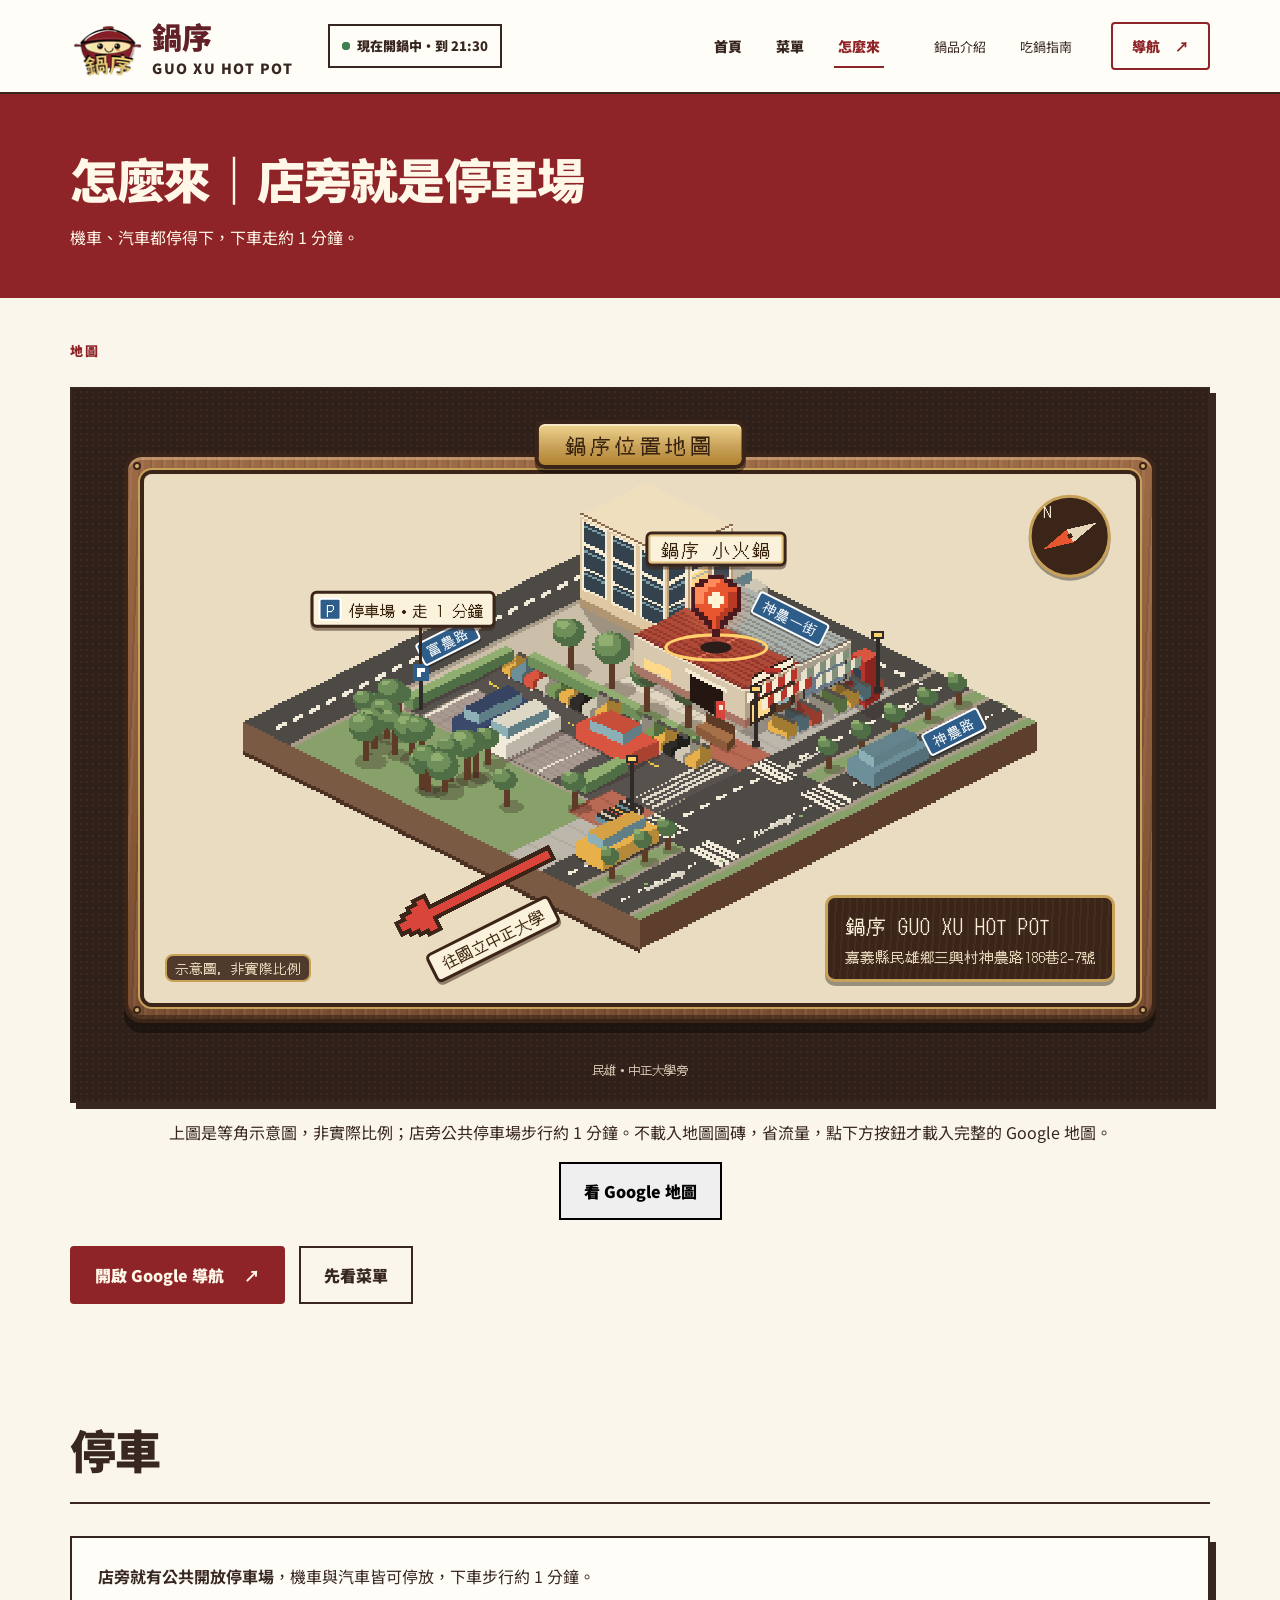
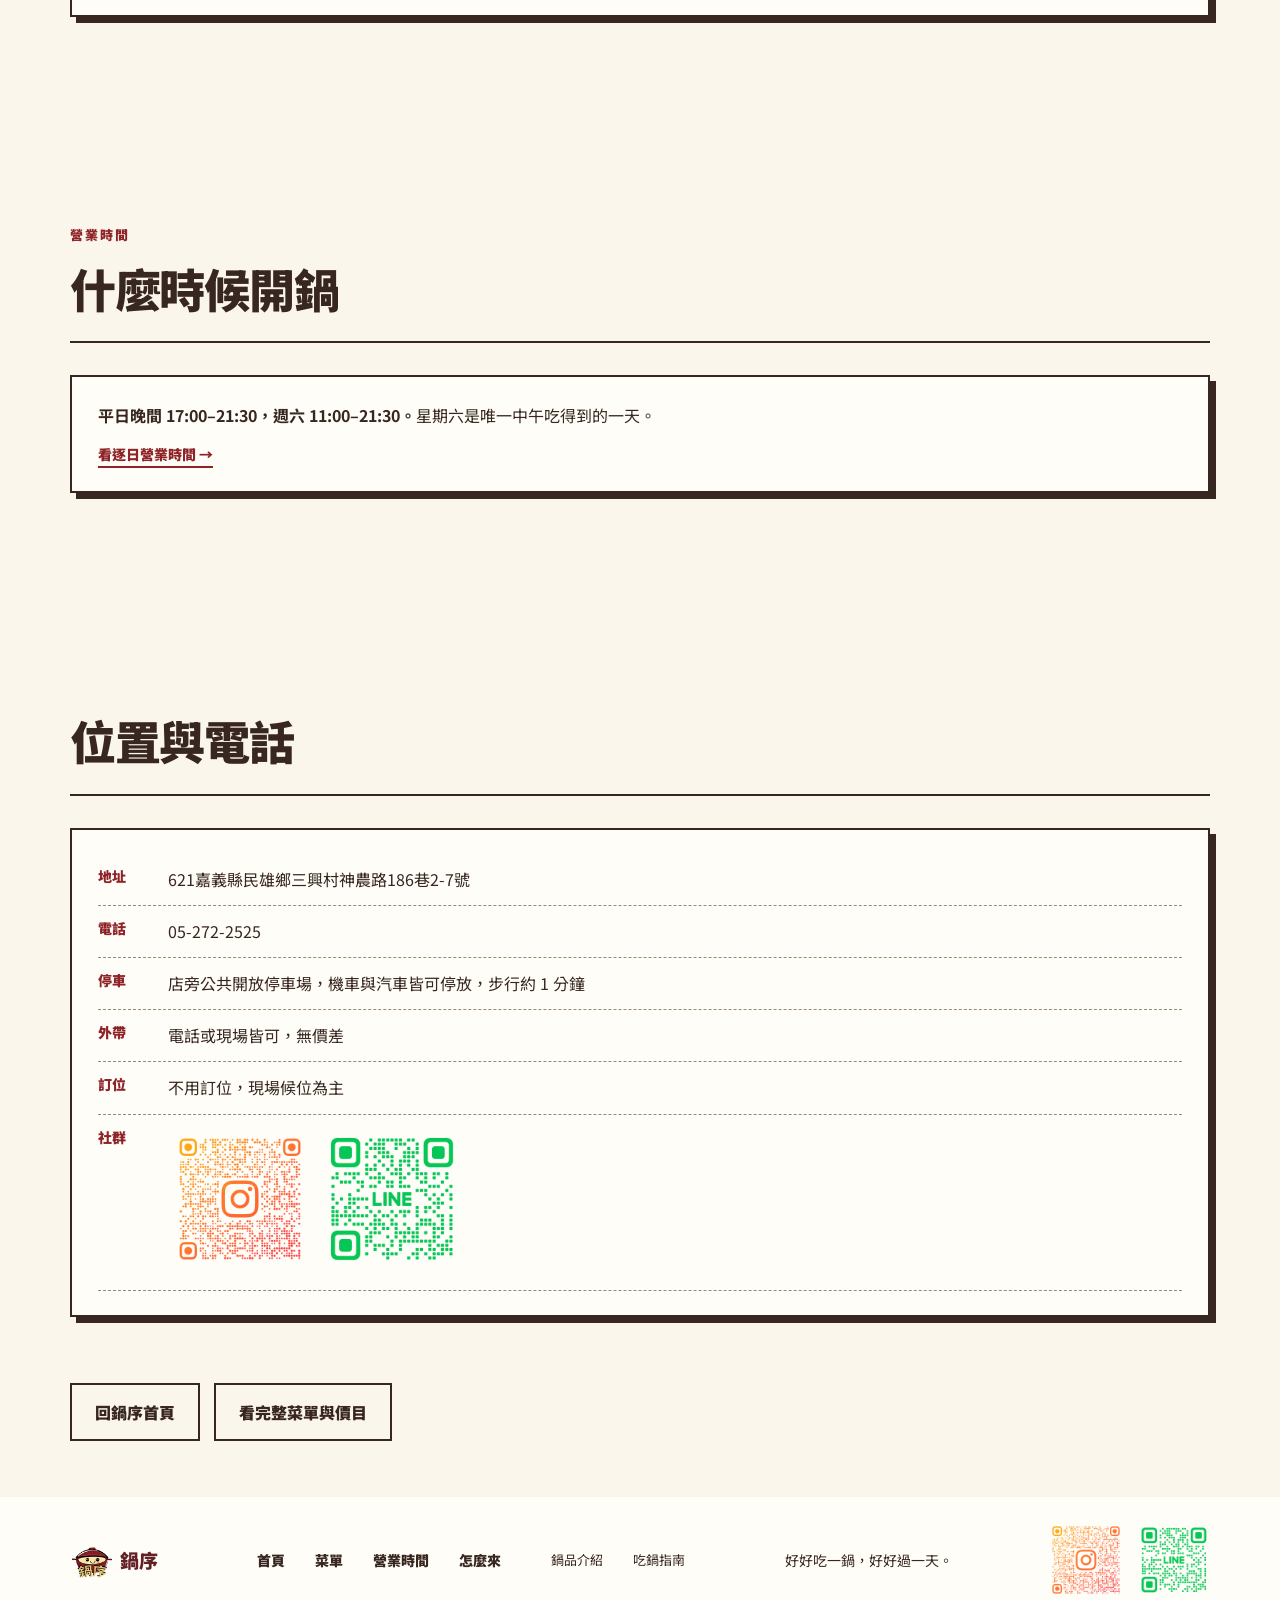
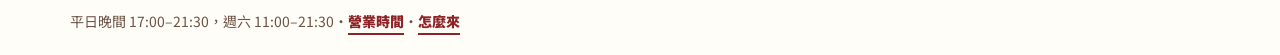
<file: visit.html>
<!doctype html>
<html lang="zh-Hant">
<head>
<meta charset="utf-8">
<meta name="viewport" content="width=device-width,initial-scale=1">
<meta name="theme-color" content="#8e2428">
<script>document.documentElement.classList.add('js')</script>
<title>怎麼來｜鍋序 — 中正大學附近火鍋，店旁就是停車場</title>
<meta name="description" content="鍋序怎麼去：店在嘉義縣民雄鄉、中正大學旁，店旁即有公共開放停車場，機車與汽車皆可停放，步行約 1 分鐘。平日晚間 17:00–21:30 營業，週六 11:00–21:30。">
<link rel="canonical" href="https://2026xenia.github.io/guoxu-hotpot/visit.html">
<meta property="og:site_name" content="鍋序 GUO XU HOT POT">
<meta property="og:locale" content="zh_TW">
<meta property="og:type" content="website">
<meta property="og:url" content="https://2026xenia.github.io/guoxu-hotpot/visit.html">
<meta property="og:title" content="鍋序怎麼來｜店旁就是停車場">
<meta property="og:description" content="機車、汽車都停得下，下車走約 1 分鐘。平日晚間開鍋，週六 11:00–21:30。">
<meta property="og:image" content="https://2026xenia.github.io/guoxu-hotpot/assets/og-image.jpg">
<meta property="og:image:width" content="1200">
<meta property="og:image:height" content="630">
<meta property="og:image:alt" content="鍋序三鍋的生鮮食材配置照，附醬料、青蔥與辣椒">
<meta name="twitter:card" content="summary_large_image">
<link rel="icon" href="assets/favicon-32.png" sizes="32x32">
<link rel="apple-touch-icon" href="assets/favicon-180.png">
<link rel="preconnect" href="https://fonts.googleapis.com">
<link rel="preconnect" href="https://fonts.gstatic.com" crossorigin>
<link href="https://fonts.googleapis.com/css2?family=Noto+Sans+TC:wght@400;700;900&display=swap" rel="stylesheet">
<link rel="stylesheet" href="styles.css">
<noscript><style>#loadMap{display:none}</style></noscript>
<script type="application/ld+json">
{
  "@context": "https://schema.org",
  "@type": "WebPage",
  "name": "鍋序怎麼來：位置、停車與營業時間",
  "url": "https://2026xenia.github.io/guoxu-hotpot/visit.html",
  "inLanguage": "zh-Hant",
  "dateModified": "2026-11-16",
  "isPartOf": {
    "@type": "WebSite",
    "name": "鍋序 GUO XU HOT POT",
    "url": "https://2026xenia.github.io/guoxu-hotpot/"
  },
  "about": {
    "@type": "Restaurant",
    "@id": "https://2026xenia.github.io/guoxu-hotpot/#restaurant",
    "name": "鍋序",
    "address": {
      "@type": "PostalAddress",
      "streetAddress": "三興村神農路186巷2-7號",
      "addressLocality": "民雄鄉",
      "addressRegion": "嘉義縣",
      "postalCode": "621",
      "addressCountry": "TW"
    },
    "telephone": "+886-5-272-2525",
    "geo": {
      "@type": "GeoCoordinates",
      "latitude": 23.5572127,
      "longitude": 120.472024
    }
  }
}
</script>
</head>
<body>
<a class="skip" href="#main">跳至主要內容</a>

<header class="header"><div class="container navwrap">
<a href="index.html" class="logo" aria-label="鍋序首頁"><img src="assets/mascot-hero-74.png" srcset="assets/mascot-hero-74.png 74w, assets/mascot-hero-148.png 148w" sizes="74px" width="74" height="77" alt="鍋序笑臉鍋吉祥物"><span>鍋序<small>GUO XU HOT POT</small></span></a>
<a class="open-now open-now--head" href="index.html#hours" aria-live="polite"><span class="dot" aria-hidden="true"></span><span class="open-now-text">平日晚間 17:00–21:30，週六 11:00–21:30</span></a>
<nav id="nav" aria-label="網站選單">
<a href="index.html">首頁</a>
<a href="menu.html">菜單</a>
<a href="visit.html" aria-current="page">怎麼來</a>
<a href="pot.html" class="nav-sub">鍋品介紹</a>
<a href="guide.html" class="nav-sub">吃鍋指南</a>
</nav>
<a class="header-cta" href="https://www.google.com/maps/dir/?api=1&amp;destination=23.5572127,120.472024" target="_blank" rel="noopener">導航 <span aria-hidden="true">↗</span><span class="sr-only">（另開新視窗）</span></a>
<button class="hamburger" id="toggle" aria-label="展開選單" aria-expanded="false" aria-controls="nav"><span aria-hidden="true">☰</span></button>
</div></header>

<main id="main" tabindex="-1">

<!-- 臨時公告（預設隱藏）：只有改時間或臨時公休時才在這裡加 .notice-bar 一列，平常不放。樣式見 styles.css。 -->

<section class="page-head">
  <div class="container">
    <h1>怎麼來｜店旁就是停車場</h1>
    <p>機車、汽車都停得下，下車走約 1 分鐘。</p>
  </div>
</section>

<section class="section visit-top">
  <div class="container">
    <p class="small-label">地圖</p>
    <div class="map" id="mapWrap">
      <div class="map-studio" id="mapFacade">
        <div class="map-frame">
          <span class="map-screw" aria-hidden="true" style="left:5px;top:5px"></span>
          <span class="map-screw" aria-hidden="true" style="right:5px;top:5px"></span>
          <span class="map-screw" aria-hidden="true" style="left:5px;bottom:5px"></span>
          <span class="map-screw" aria-hidden="true" style="right:5px;bottom:5px"></span>

          <div class="map-window">
            <picture>
              <source srcset="assets/map-guoxu.webp" type="image/webp">
              <img src="assets/map-guoxu.png" width="960" height="512" alt="鍋序周邊的等角像素風立體示意圖：街區中間是店面，旁邊是公共停車場，周邊有道路與行道樹。示意圖，非實際比例。">
            </picture>

            <div class="road-plate" style="--x:30.63%;--y:31.84%;--r:-26.6deg">富農路</div>
            <div class="road-plate" style="--x:65.10%;--y:27.34%;--r:26.6deg">神農一街</div>
            <div class="road-plate" style="--x:81.67%;--y:48.83%;--r:-26.6deg">神農路</div>

            <div class="gx-ringbox" style="--x:57.71%;--y:32.81%" aria-hidden="true">
              <div class="gx-ring"></div>
              <div class="gx-ring gx-ring2"></div>
              <div class="gx-shadow"></div>
            </div>

            <div class="gx-pin" role="img" aria-label="鍋序位置標記" style="--x:57.71%;--y:25%">
              <div class="gx-glow" aria-hidden="true"></div>
              <div class="gx-pin-in">
                <svg aria-hidden="true" viewBox="0 0 12 15" shape-rendering="crispEdges">
                  <g class="pin-edge"><rect x="4" y="0" width="4" height="1"/><rect x="2" y="1" width="8" height="1"/><rect x="1" y="2" width="10" height="1"/><rect x="0" y="3" width="12" height="6"/><rect x="1" y="9" width="10" height="1"/><rect x="2" y="10" width="8" height="1"/><rect x="3" y="11" width="6" height="1"/><rect x="4" y="12" width="4" height="1"/><rect x="5" y="13" width="2" height="2"/></g>
                  <g class="pin-body"><rect x="4" y="1" width="4" height="1"/><rect x="3" y="2" width="6" height="1"/><rect x="1" y="3" width="10" height="5"/><rect x="2" y="8" width="8" height="1"/><rect x="3" y="9" width="6" height="1"/><rect x="4" y="10" width="4" height="1"/><rect x="5" y="11" width="2" height="1"/><rect x="5" y="12" width="2" height="1"/></g>
                  <g class="pin-hi"><rect x="4" y="1" width="3" height="1"/><rect x="3" y="2" width="3" height="1"/><rect x="1" y="3" width="3" height="1"/><rect x="1" y="4" width="2" height="3"/></g>
                  <g class="pin-lo"><rect x="9" y="4" width="2" height="4"/><rect x="8" y="8" width="2" height="1"/><rect x="7" y="9" width="2" height="1"/><rect x="6" y="10" width="2" height="1"/><rect x="6" y="11" width="1" height="2"/></g>
                  <g class="pin-face"><rect x="5" y="4" width="2" height="1"/><rect x="4" y="5" width="4" height="2"/><rect x="5" y="7" width="2" height="1"/></g>
                </svg>
              </div>
            </div>

            <div class="shop-tag" style="--x:57.71%;--y:14.26%">鍋序 小火鍋</div>

            <div class="park-leader" aria-hidden="true"></div>
            <div class="park-tag" style="--x:26.15%;--y:25.59%"><span class="park-p" aria-hidden="true">P</span><span>停車場・走 1 分鐘</span></div>

            <div class="campus-arrow" role="img" aria-label="往國立中正大學：畫面左下方" style="--x:33.33%;--y:78.91%">
              <svg aria-hidden="true" viewBox="0 0 42 10" shape-rendering="crispEdges">
                <g class="arrow-edge"><rect x="0" y="3" width="4" height="4"/><rect x="2" y="2" width="4" height="6"/><rect x="4" y="1" width="4" height="8"/><rect x="6" y="0" width="4" height="10"/><rect x="8" y="3" width="34" height="4"/></g>
                <g class="arrow-body"><rect x="1" y="4" width="2" height="2"/><rect x="3" y="3" width="2" height="4"/><rect x="5" y="2" width="2" height="6"/><rect x="7" y="1" width="2" height="8"/><rect x="9" y="4" width="32" height="2"/></g>
              </svg>
            </div>
            <div class="campus-tag" style="--x:35.21%;--y:87.89%">往國立中正大學</div>

            <div class="compass" role="img" aria-label="指北針：北方在畫面左下方，指向國立中正大學" style="--x:93.33%;--y:11.72%">
              <svg aria-hidden="true" viewBox="0 0 74 74" shape-rendering="crispEdges">
                <g transform="rotate(-116.6 37 37)">
                  <polygon class="compass-north" points="37,8 44,37 30,37"/>
                  <polygon class="compass-south" points="37,66 44,37 30,37"/>
                  <rect class="compass-hub" x="35" y="35" width="4" height="4"/>
                </g>
              </svg>
              <div class="compass-n" aria-hidden="true">N</div>
            </div>

            <div class="map-address">
              <div class="map-address-name">鍋序 GUO XU HOT POT</div>
              <div class="map-address-line">嘉義縣民雄鄉三興村神農路186巷2-7號</div>
            </div>

            <div class="map-scale">示意圖，非實際比例</div>
          </div>
        </div>

        <div class="map-plaque">鍋序位置地圖</div>
        <div class="map-caption">民雄・中正大學旁</div>
      </div>
    </div>
    <p class="map-sub" id="mapSub">上圖是等角示意圖，非實際比例；店旁公共停車場步行約 1 分鐘。不載入地圖圖磚，省流量，點下方按鈕才載入完整的 Google 地圖。</p>
    <div class="map-actions" id="mapActions"><button type="button" class="outline-btn" id="loadMap">看 Google 地圖</button></div>
    <noscript><p><a class="outline-btn" href="https://www.google.com/maps/dir/?api=1&amp;destination=23.5572127,120.472024" target="_blank" rel="noopener">開啟 Google 地圖／導航 <span aria-hidden="true">↗</span><span class="sr-only">（另開新視窗）</span></a></p></noscript>
    <div class="page-cta">
      <a class="main-btn" href="https://www.google.com/maps/dir/?api=1&amp;destination=23.5572127,120.472024" target="_blank" rel="noopener">開啟 Google 導航 <span aria-hidden="true">↗</span><span class="sr-only">（另開新視窗）</span></a>
      <a class="outline-btn" href="menu.html">先看菜單</a>
    </div>
  </div>
</section>

<section class="section">
  <div class="container">
    <div class="section-top">
      <div><h2>停車</h2></div>
    </div>
    <div class="visit-card">
    <p><strong>店旁就有公共開放停車場</strong>，機車與汽車皆可停放，下車步行約 1 分鐘。</p>
    </div>
  </div>
</section>

<section class="section">
  <div class="container">
    <div class="section-top">
      <div><span class="small-label">營業時間</span><h2>什麼時候開鍋</h2></div>
    </div>
    <div class="visit-card">
    <p><strong>平日晚間 17:00–21:30，週六 11:00–21:30。</strong>星期六是唯一中午吃得到的一天。</p>
    <p class="photo-note"><a class="ink-link" href="index.html#hours">看逐日營業時間 →</a></p>
    </div>
  </div>
</section>

<section class="section section-last">
  <div class="container">
    <div class="section-top">
      <div><h2>位置與電話</h2></div>
    </div>
    <div class="visit-card">
    <dl class="info-rows">
      <div><dt>地址</dt><dd>621嘉義縣民雄鄉三興村神農路186巷2-7號</dd></div>
      <div><dt>電話</dt><dd>05-272-2525</dd></div>
      <div><dt>停車</dt><dd>店旁公共開放停車場，機車與汽車皆可停放，步行約 1 分鐘</dd></div>
      <div><dt>外帶</dt><dd>電話或現場皆可，無價差</dd></div>
      <div><dt>訂位</dt><dd>不用訂位，現場候位為主</dd></div>
      <div><dt>社群</dt><dd><span class="footer-social"><a class="ig-qr ig-qr--lg" href="https://www.instagram.com/hot_pot_03_20/" target="_blank" rel="noopener" aria-label="掃描或點擊前往鍋序火鍋 Instagram（@hot_pot_03_20，另開新視窗）"><img src="assets/ig-qr.png" alt="鍋序火鍋 Instagram QR code（@hot_pot_03_20）" width="400" height="400" loading="lazy" decoding="async"></a><a class="ig-qr ig-qr--lg line-qr" href="https://lin.ee/pNhpsoc" target="_blank" rel="noopener" aria-label="掃描或點擊加入鍋序 LINE 好友（另開新視窗）"><img src="assets/line-qr.png" alt="鍋序 LINE 官方 QR code" width="360" height="360" loading="lazy" decoding="async"></a></span></dd></div>
    </dl>
    </div>
  </div>
</section>

<div class="container">
  <div class="page-cta">
    <a class="outline-btn" href="index.html">回鍋序首頁</a>
    <a class="outline-btn" href="menu.html">看完整菜單與價目</a>
  </div>
</div>

</main>

<footer><div class="container footer-inner">
<a href="index.html" class="footer-logo"><img src="assets/mascot-hero-74.png" srcset="assets/mascot-hero-74.png 74w, assets/mascot-hero-148.png 148w" sizes="43px" width="43" height="45" alt="" loading="lazy">鍋序</a>
<nav class="footer-nav" aria-label="頁尾導覽"><a href="index.html">首頁</a><a href="menu.html">菜單</a><a href="index.html#hours">營業時間</a><a href="visit.html">怎麼來</a><a href="pot.html" class="nav-sub">鍋品介紹</a><a href="guide.html" class="nav-sub">吃鍋指南</a></nav>
<span>好好吃一鍋，好好過一天。</span>
<span class="footer-social"><a class="ig-qr" href="https://www.instagram.com/hot_pot_03_20/" target="_blank" rel="noopener" aria-label="掃描或點擊前往鍋序火鍋 Instagram（@hot_pot_03_20，另開新視窗）"><img src="assets/ig-qr.png" alt="鍋序火鍋 Instagram QR code（@hot_pot_03_20）" width="400" height="400" loading="lazy" decoding="async"></a><a class="ig-qr line-qr" href="https://lin.ee/pNhpsoc" target="_blank" rel="noopener" aria-label="掃描或點擊加入鍋序 LINE 好友（另開新視窗）"><img src="assets/line-qr.png" alt="鍋序 LINE 官方 QR code" width="360" height="360" loading="lazy" decoding="async"></a></span>
</div><div class="container"><p class="footer-note">平日晚間 17:00–21:30，週六 11:00–21:30・<a class="ink-link" href="index.html#hours">營業時間</a>・<a class="ink-link" href="visit.html">怎麼來</a></p></div></footer>

<script src="script.js"></script>
<script>
/* Google Maps 載入閘門：點「看地圖」才載入 iframe */
(function () {
  var loadBtn = document.getElementById('loadMap');
  if (loadBtn) loadBtn.addEventListener('click', function () {
    var wrap = document.getElementById('mapWrap');
    wrap.innerHTML = '<iframe title="鍋序位置地圖" src="https://www.google.com/maps?q=23.5572127,120.472024&z=17&output=embed" loading="lazy" referrerpolicy="no-referrer-when-downgrade"></iframe>';
    var frame = wrap.querySelector('iframe');
    if (frame) frame.focus();
    var actions = document.getElementById('mapActions');
    if (actions) actions.hidden = true;
    var note = document.getElementById('mapSub');
    if (note) note.hidden = true;
  });
})();
</script>
</body>
</html>
</file>
<file: styles.css>
:root{--red:#8e2428;--deep:#622027;--ink:#382620;--cream:#faf6ec;--line:#d9c9b4;--yellow:#f4cb5a;--paper:#fffdf7;--sand:#f5e8d1;--highlight:#fdf3d8;--board:#fff8e8;--contact:#f0dfc6;--dash:#9a8a74;--note:#6b5346;--green:#3f7f52;--dot-idle:#6b5346;--on-red:#fff7e7;--brown-deep:#5c1d23;--arc:#eed2b0;--map-canvas:#2f2019;--map-canvas-dot:#3b2a21;--map-wood:#8a5a3a;--map-wood-hi:#9c6a45;--map-wood-lo:#7a4e32;--map-outline:#3b2418;--map-screw:#d7b46a;--map-brass:#c9a25a;--map-brass-hi:#f0d58f;--map-brass-lo:#b0832f;--map-paper:#e9dcc0;--map-sign:#2e5d8a;--map-tag:#fbf2dc;--map-tag-ink:#3a2410;--map-tag-edge:#e6c27a;--map-pin:#e8562f;--map-pin-hi:#ff8a5c;--map-pin-lo:#b83a22;--map-pin-edge:#4a1a1f;--map-pin-face:#fff3d6;--map-pin-shadow:#2b1d1a;--map-ring:#ffd36b;--map-arrow:#d9453a;--map-white:#fff;--map-plaque-ink:#f6ecd4;--map-plaque-sub:#e6d6ba}*{box-sizing:border-box}html{scroll-behavior:smooth}body{margin:0;background:var(--cream);color:var(--ink);font-family:'Noto Sans TC',sans-serif}a{color:inherit;text-decoration:none}button{font:inherit}img{max-width:100%;display:block}.container{width:min(1140px,calc(100% - 44px));margin:auto}.header{height:94px;background:var(--paper);border-bottom:2px solid var(--ink);position:sticky;top:0;z-index:20}.navwrap{height:100%;display:flex;align-items:center;gap:35px}.logo{display:flex;align-items:center;gap:8px;white-space:nowrap;font-size:30px;font-weight:900;color:var(--deep)}.logo img{height:74px;width:74px;object-fit:contain}.logo small{display:block;letter-spacing:1.5px;font-size:14px;color:var(--ink)}.header nav{display:flex;gap:26px;margin-left:auto}.header nav a{font-size:14px;font-weight:700;display:inline-flex;align-items:center;min-height:44px}.header nav a:hover{color:var(--red)}.header-cta{border:2px solid var(--red);color:var(--red);font-size:14px;font-weight:900;padding:12px 19px;border-radius:4px;white-space:nowrap}.header-cta span{margin-left:12px}.hamburger{width:44px;height:44px;display:none;align-items:center;justify-content:center;border:0;background:none;font-size:27px;color:var(--red)}.hero{overflow:hidden;background:var(--sand)}.hero-content{display:grid;grid-template-columns:1fr .9fr;min-height:470px}.hero-left{display:flex;flex-direction:column;justify-content:center;padding:40px 0 32px}
.hero h1{font-size:clamp(32px,4.8vw,56px);line-height:1.22;letter-spacing:-1.5px;margin:0 0 22px;color:var(--deep);font-weight:900}.hero h1 em{font-style:normal}.hero p{font-size:17px;line-height:2;margin:0}.hero-links{display:flex;align-items:center;gap:25px;margin-top:26px}.main-btn{background:var(--red);color:var(--on-red);padding:15px 23px;font-weight:900;border:2px solid var(--red);border-radius:4px;display:inline-flex;align-items:center;min-height:44px}.main-btn span{margin-left:20px}.text-link{font-weight:900;display:inline-flex;align-items:center;min-height:44px;text-decoration:underline;text-decoration-thickness:2px;text-underline-offset:6px;text-decoration-color:var(--red)}/* 內文靠左、裝飾置中：主內文一律靠左可讀；hero 吉祥物屬裝飾視覺，僅此置中，不改版面 */
.hero-right{position:relative;display:flex;align-items:center;justify-content:center}.hero-right .mascot{position:relative}.section{padding:102px 0}.small-label{color:var(--red);font-size:13px;font-weight:900;letter-spacing:2px;line-height:1.4}.section-top{display:flex;justify-content:space-between;align-items:end;border-bottom:2px solid var(--ink);margin-bottom:32px;padding-bottom:22px;gap:20px}.section-top h2,.about h2,.menu-section h2,.contact h2{font-size:clamp(30px,3.6vw,48px);font-weight:900;letter-spacing:-1.3px;line-height:1.35;margin:12px 0 0}.section-top p{font-size:16px;line-height:1.8;margin:0 0 8px}.pot-grid{display:grid;grid-template-columns:repeat(3,1fr);gap:22px}.pot-item{border:2px solid var(--ink);background:var(--paper);position:relative}.pot-picture{height:245px;position:relative;display:flex;align-items:center;justify-content:center;overflow:hidden}.circle-label{position:absolute;z-index:2;right:12px;top:14px;background:var(--paper);border:2px solid var(--ink);padding:8px 10px;font-size:14px;font-weight:900;transform:rotate(7deg)}.pot-text{padding:24px 23px 30px;min-height:195px}.pot-text h3{margin:0 0 10px;font-size:24px;line-height:1.4;color:var(--deep)}.pot-text p{margin:0;line-height:1.9;font-size:16px}.photo-note{margin:18px 0 0}.menu-section{background:var(--red);color:var(--on-red);padding:92px 0}.menu-section .small-label{color:var(--yellow)}.menu-layout{display:grid;grid-template-columns:1fr .86fr;gap:90px;align-items:center}.menu-heading p{font-size:16px;line-height:2;margin:26px 0 32px}.outline-btn{border:2px solid currentColor;padding:15px 23px;display:inline-flex;align-items:center;min-height:44px;font-weight:900}.menu-board{background:var(--board);color:var(--ink);border:3px solid var(--ink);padding:31px 33px;box-shadow:6px 6px 0 var(--brown-deep);transform:rotate(1deg)}.board-title{display:flex;align-items:baseline;gap:15px;border-bottom:3px double var(--ink);padding-bottom:20px;color:var(--deep)}.board-title b{font-size:39px;font-weight:900}.board-title span{font-size:17px;font-weight:900}.board-row{display:flex;justify-content:space-between;gap:20px;align-items:center;border-bottom:1px dashed var(--dash);padding:18px 0}.board-row span:first-child{font-size:22px;font-weight:900}.board-row span:last-child{font-size:14px}/* 內文靠左、裝飾置中：board-foot 是價目牌底部收尾字屬裝飾，置中保留；表內價目列照舊靠左 */
.board-foot{text-align:center;color:var(--red);font-weight:900;margin-top:22px}.about-layout{display:grid;grid-template-columns:.8fr 1.1fr;gap:90px;align-items:center}.about-image{background:transparent;border:0;min-height:375px;display:grid;place-items:center;position:relative}.about-image img{width:270px;height:auto}.handwriting{position:absolute;right:0;bottom:-32px;background:var(--red);color:var(--on-red);padding:20px 26px;font-size:19px;font-weight:900;line-height:1.6;transform:rotate(7deg);max-width:calc(100% - 12px);white-space:normal}.about-copy p{max-width:600px;font-size:16px;line-height:2;margin:25px 0 0}.contact{background:var(--contact);padding:80px 0;border-top:2px solid var(--ink);border-bottom:2px solid var(--ink)}.contact-layout{display:grid;grid-template-columns:1fr 1fr;gap:90px}.contact p{line-height:1.95}.contact-right{border-left:2px solid var(--ink);padding-left:55px}.contact-right h3{font-size:24px;color:var(--deep);margin:0}.contact-chips{display:flex;flex-wrap:wrap;gap:8px;margin-top:22px}.contact-chips>span{padding:12px 14px;border:2px solid var(--ink);font-size:14px;font-weight:900;color:var(--red)}.contact-right small{display:block;margin-top:16px;color:var(--note);font-size:14px}footer{background:var(--paper);padding:23px 0}.footer-inner{display:flex;justify-content:space-between;align-items:center;font-size:14px;gap:16px}.footer-logo{display:flex;align-items:center;font-size:19px;font-weight:900;color:var(--deep);gap:7px}.footer-logo img{width:43px;height:43px;object-fit:contain}

/* V3: character integrated into hero, not a pasted square photograph. */
.hero-right{isolation:isolate}
.hero-arc{position:absolute;inset:9% -8% 10% 4%;border-radius:52% 48% 46% 54%;background:var(--arc);transform:rotate(-9deg);z-index:-2}
.hero-right .mascot{width:min(430px,89%);height:auto;filter:drop-shadow(10px 12px 0 color-mix(in srgb,var(--deep) 14%,transparent));transform:rotate(-4deg);object-fit:contain}

/* ============================================================
   2026-11-03 追加：SEO 層（三頁、價目、營業時間）
   沿用既有 --red / --deep / --ink / --cream 與紙感邊框
   ============================================================ */

.sr-only{position:absolute;width:1px;height:1px;padding:0;margin:-1px;overflow:hidden;clip:rect(0,0,0,0);white-space:nowrap;border:0}
.skip{position:absolute;left:0;top:-60px;z-index:99;background:var(--deep);color:var(--on-red);padding:12px 18px;font-weight:900;transition:top .15s}
.skip:focus{top:0}
.skip:focus-visible{outline-color:var(--on-red);outline-offset:-5px}

.ink-link{color:var(--red);font-weight:900;border-bottom:2px solid var(--red)}

/* 首屏：事實貼紙（門口價目牌；價格用芥末黃，其餘紙白） */
.hero-facts{list-style:none;display:flex;flex-wrap:wrap;gap:9px;margin:22px 0 0;padding:0}
.hero-facts li{background:var(--paper);border:2px solid var(--ink);box-shadow:2px 2px 0 var(--ink);border-radius:4px;padding:7px 12px;font-size:16px;line-height:1.5;font-weight:900;color:var(--ink)}
.hero-facts li.hero-price{background:var(--yellow);color:var(--deep);font-weight:900;font-size:16px;font-variant-numeric:tabular-nums;transform:rotate(-1deg)}

/* 價目牌：可點的列 */
a.board-row{transition:background .15s}
a.board-row:hover,a.board-row:focus-visible{background:var(--highlight)}

/* 營業狀態 */
.open-now{display:inline-flex;align-items:center;gap:9px;border:2px solid var(--ink);background:var(--paper);padding:9px 16px;margin:0 0 22px;font-size:14px;font-weight:900}
.dot{width:10px;height:10px;border-radius:50%;background:var(--dot-idle);display:inline-block;flex:0 0 auto}
.open-now.is-open .dot{background:var(--green)}
/* 首屏不重複營業時間：動態狀態只在 header .open-now--head，完整逐日表在下方 */
::selection{background:var(--yellow);color:var(--deep)}

/* 營業時間表 */
.hours-wrap{display:grid;grid-template-columns:1.1fr .9fr;gap:44px;align-items:start}
.hours-table{width:100%;border-collapse:collapse;border:2px solid var(--ink);background:var(--paper)}
.hours-table thead th{background:var(--sand);color:var(--deep);font-size:14px;letter-spacing:1px;text-align:left;padding:11px 18px;border-bottom:2px solid var(--ink)}
.hours-table tbody th,.hours-table tbody td{padding:13px 18px;border-bottom:1px dashed var(--dash);font-size:16px}
.hours-table tbody tr:last-child th,.hours-table tbody tr:last-child td{border-bottom:0}
.hours-table tbody th{text-align:left;font-weight:700;white-space:nowrap}
.hours-table thead th:last-child{text-align:right}
.hours-table tbody td{text-align:right;font-weight:900;font-variant-numeric:tabular-nums;white-space:nowrap}
.hours-table tr.is-sat{background:var(--highlight)}
.hours-table tr.is-today th{color:var(--red)}
.hours-table tr.is-today .today-chip{margin-left:8px;padding:2px 7px;background:var(--red);color:var(--on-red);font-size:14px;font-weight:900;vertical-align:2px}
.hours-note p,.hours-note li{font-size:16px;line-height:1.9;margin:0 0 12px}
ul.hours-note{padding-left:1.2em}
#rules li strong{font-weight:900}
.hours-note p:last-child{margin-bottom:0}

/* 內頁標題（未包在 .section-top 裡的 h2 與 404 的 h1） */
.hours-wrap h2,.section h1{font-size:clamp(30px,3.6vw,48px);font-weight:900;letter-spacing:-1.3px;line-height:1.35;margin:10px 0 16px;color:var(--ink)}

/* 內頁抬頭 */
.page-head{background:var(--red);color:var(--on-red);padding:54px 0 46px}
.page-head .small-label{color:var(--yellow)}
.page-head h1{font-size:clamp(30px,4.5vw,48px);font-weight:900;letter-spacing:-1.3px;line-height:1.25;margin:10px 0 14px}
.page-head p{margin:0;font-size:16px;line-height:1.9;max-width:660px}
.page-cta{display:flex;flex-wrap:wrap;gap:14px;margin-top:26px}
/* 內頁最後一組 CTA 不在 .section 內時，補足與頁尾的距離 */
main>.container:last-child>.page-cta:last-child{margin-bottom:56px}
.page-head .outline-btn{color:var(--on-red);border-color:var(--on-red)}

/* 菜單頁：價目表 */
.menu-block{padding:62px 0 0}
/* 菜單頁：首區緊接頁首色帶，不留下原試算器位置的空白 */
.menu-page{padding:72px 0 64px}
.menu-page #classic{padding-top:0}
.price-table{width:100%;border-collapse:collapse;border:2px solid var(--ink);background:var(--paper)}
.price-table th,.price-table td{padding:15px 20px;border-bottom:1px dashed var(--dash);text-align:left}
.price-table tbody tr:last-child th,.price-table tbody tr:last-child td{border-bottom:0}
.price-table th{font-size:19px;font-weight:900;color:var(--deep)}
.price-table td.price{text-align:right;font-size:23px;font-weight:900;color:var(--deep);font-variant-numeric:tabular-nums;white-space:nowrap}
.price-table .pot-tag{white-space:nowrap;display:inline-block;margin-left:8px;padding:2px 7px;border:2px solid var(--ink);color:var(--red);font-size:14px;font-weight:900;vertical-align:2px}
.price-table td:nth-child(2):not(.price){text-align:left}
.price-table thead th{background:var(--sand);color:var(--deep);font-size:14px;letter-spacing:1px;text-align:left;padding:11px 20px;border-bottom:2px solid var(--ink)}
.price-table thead th:last-child{text-align:right}
.veg-note{width:100%;background:var(--yellow);border:2px solid var(--ink);padding:18px 22px;margin:0 0 22px;font-weight:700;line-height:1.8}
/* 價目表下方的一行提醒：不加框、不加底色，讀起來是腳註 */
.table-note{width:100%;margin:10px 0 0;font-size:14px;color:var(--ink);line-height:1.6}

/* 交通頁 */
/* 地圖搬到最前面：第一段留白收窄，讓地圖與導航 CTA 一起進手機首屏 */
.section.visit-top{padding:44px 0 0}
.visit-top .small-label{display:block;margin:0}
.map{border:2px solid var(--ink);background:var(--paper);margin-top:26px}
.map iframe{display:block;width:100%;height:420px;border:0}
.info-rows{margin:20px 0 0;padding:0}
.info-rows>div{display:flex;gap:14px;padding:12px 0;border-bottom:1px dashed var(--dash)}
.info-rows dt{flex:0 0 56px;font-size:14px;font-weight:900;color:var(--red)}
.info-rows dd{margin:0;font-size:16px;line-height:1.7}
@media(max-width:680px){
  .section.visit-top{padding:32px 0 0}
}

/* 頁尾 */
.footer-nav{display:flex;gap:18px;font-size:14px;font-weight:700}
.footer-nav a{display:inline-flex;align-items:center;min-height:44px;padding:12px 6px}
.photo-note{font-size:14px;color:var(--note)}
.footer-note{font-size:14px;color:var(--note);line-height:1.6;margin:10px 0 0}
/* visit 最后一節與底部 CTA 之間不要留一整節的空白 */
.section-last{padding-bottom:40px}
.footer-nav a:hover{color:var(--red)}
.contact-chips a{display:inline-flex;align-items:center;min-height:44px;padding:12px 14px;border:2px solid var(--ink);font-size:14px;font-weight:900;color:var(--red)}
.contact-chips a:hover{background:var(--red);color:var(--on-red)}
.contact-chips a span{border:0;padding:0}

/* 觸控區 */
.header nav a{padding:12px 4px}

/* 導覽 5 項後，921–1100px 之間容易把 header 擠爆：先收窄 nav 間距（>1100px 維持 26px） */
@media(max-width:1100px){
  .header nav{gap:18px}
}



.header nav a[aria-current="page"]{color:var(--red);box-shadow:inset 0 -2px 0 var(--red)}
.hours-table tr.is-today td .today-dot{width:10px;height:10px;border-radius:50%;background:var(--green);display:inline-block;margin-left:8px;vertical-align:middle}
a:focus-visible,button:focus-visible{outline:3px solid var(--red);outline-offset:3px}
/* 主按鈕是紅底，紅框看不見：改成內縮的奶油色框 */
.main-btn:focus-visible{outline-color:var(--on-red);outline-offset:-5px}
/* 紅底區塊裡的描邊按鈕同理 */
.menu-section .outline-btn:focus-visible{outline-color:var(--on-red)}

/* 按鈕：新粗野主義的浮起與按壓（硬陰影，不模糊） */
.main-btn,.outline-btn,.header-cta{transition:transform .2s cubic-bezier(.34,1.56,.64,1),box-shadow .2s cubic-bezier(.34,1.56,.64,1)}
.main-btn:hover,.outline-btn:hover,.header-cta:hover,
.main-btn:focus-visible,.outline-btn:focus-visible,.header-cta:focus-visible{transform:translate(-2px,-2px);box-shadow:4px 4px 0 var(--ink)}
.main-btn:active,.outline-btn:active,.header-cta:active{transform:translate(2px,2px);box-shadow:2px 2px 0 var(--ink)}
@media(hover:hover){
  .main-btn:active,.outline-btn:active,.header-cta:active{transform:translate(2px,2px)}
}
@media(prefers-reduced-motion:reduce){html{scroll-behavior:auto}
  .main-btn,.outline-btn,.header-cta{transition:none}
  .main-btn:hover,.outline-btn:hover,.header-cta:hover{transform:none}
  .main-btn:focus-visible,.outline-btn:focus-visible,.header-cta:focus-visible{transform:none}
  .main-btn:active,.outline-btn:active,.header-cta:active{transform:none}
  a.board-row,.skip{transition:none}
}

.text-link{transition:transform .2s cubic-bezier(.34,1.56,.64,1)}
.text-link:hover{transform:translateY(-1px)}
@media(prefers-reduced-motion:reduce){
  .text-link{transition:none}
  .text-link:hover{transform:none}
}

/* 404：頁首沒有 nav，CTA 自己靠右；描邊按鈕改用深紅字，框會跟著 currentColor 變深 */
.navwrap>.header-cta:last-child{margin-left:auto}
.page-404 .outline-btn{color:var(--deep)}

@media(max-width:920px){
  .header{height:auto;min-height:94px}
  .js .header{height:auto;min-height:94px}
  .navwrap{flex-wrap:wrap;gap:8px 12px;padding-top:8px;padding-bottom:8px}
  .header nav{position:static;order:3;flex:1 0 100%;display:flex;flex-wrap:wrap;gap:6px 14px;margin-left:0;padding:10px 0 4px;border-top:1px dashed var(--line)}
  .header nav a{display:inline-flex;align-items:center;min-height:44px;padding:0 2px}
  .js .header nav{display:none;position:absolute;top:100%;left:0;width:100%;background:var(--paper);padding:25px;flex-direction:column;flex:0 0 auto;gap:0;border-top:0;border-bottom:2px solid var(--ink)}
  .js .header nav a{padding:12px 4px}
  .js .header nav.open{display:flex}
  .hamburger{display:none}
  .js .hamburger{display:flex}
  .header-cta{margin-left:auto}
  .hero-content,.menu-layout,.about-layout,.contact-layout{grid-template-columns:1fr;gap:40px}
  .hero h1{font-size:clamp(30px,6vw,48px)}
  .hero-left{padding:24px 0 16px}
  .hero-right{height:auto;padding:0 0 36px}
  .hero-right .mascot{width:300px}
  .hero-arc{inset:6% 10% 7% 10%}
  .pot-grid{gap:12px}
  .pot-picture{height:200px}
  .about-layout{gap:80px}
  .about-image{max-width:550px}
  .contact-right{border:0;padding:0}
  .hours-wrap{grid-template-columns:1fr;gap:28px}
  .footer-nav{order:3;width:100%;margin-top:12px;flex-wrap:wrap}
}

@media(max-width:680px){
  .header{height:auto;min-height:75px}
  .js .header{height:auto;min-height:75px}
  .js .navwrap{flex-wrap:wrap;gap:8px}
  .navwrap{gap:12px}
  .logo{gap:6px}
  .logo small{display:none}
  .logo img{width:48px;height:48px}
  .logo{font-size:22px}
  .js .header nav{top:100%}
  .header-cta{display:inline-flex;align-items:center;font-size:14px;padding:8px 10px;min-height:44px;line-height:1.4}
  .header-cta span{margin-left:6px}
  .hamburger{flex:0 0 44px}
  .hero p{font-size:16px}
  .hero-right{height:auto;padding:6px 0 40px}
  .hero-right .mascot{width:220px}
  .hero-arc{inset:9% 7% 8% 7%}
  .section{padding:70px 0}
  .section-top{display:block}
  .section-top p{margin-top:14px}
  .pot-grid{grid-template-columns:1fr;gap:20px}
  .pot-picture{height:225px}
  .pot-text{min-height:auto}
  .menu-section{padding:70px 0}
  .menu-board{transform:none;padding:23px}
  .about-image{min-height:320px}
  .about-image img{width:220px;height:auto}
  .handwriting{right:0;bottom:-22px}
  .contact-layout{gap:30px}
  .footer-inner{flex-wrap:wrap}
  .page-head{padding:40px 0 34px}
  .menu-page{padding:44px 0 40px}
  .hero-facts{gap:6px}
  .hero-facts li{font-size:16px}
  .menu-block{padding:44px 0 0}
  .price-table{max-width:none}
  .price-table th,.price-table td{padding:13px 14px}
  .price-table thead th{padding-left:14px;padding-right:14px}
  .price-table th{font-size:17px}
  #sides .price-table{table-layout:fixed}
  #sides .price-table th,#sides .price-table td{padding:11px 10px}
  #sides .price-table tr > :nth-child(1){width:34%}
  #sides .price-table tr > :nth-child(2){width:44%}
  #sides .price-table tr > :nth-child(3){width:22%}
  #sides .price-table td:nth-child(2){font-size:14px;line-height:1.5}
  .map iframe{height:300px}
  .hours-table thead th{padding:10px 10px;font-size:14px}
  .hours-table tbody th,.hours-table tbody td{padding:10px 10px;font-size:16px}
}

/* ============================================================
   方案 A 保守微調：菜單可掃性、交通頁卡片化、hero 比例
   僅用既有色票與紙感邊框；按鈕無靜態陰影的規則不變
   ============================================================ */

/* 菜單：分類徽章（只用頁面已有事實文字） */
.menu-badge{display:inline-flex;align-items:center;background:var(--yellow);border:2px solid var(--ink);box-shadow:2px 2px 0 var(--ink);color:var(--deep);font-size:14px;font-weight:900;letter-spacing:.5px;line-height:1.4;padding:3px 10px;transform:rotate(-1deg);vertical-align:middle;white-space:nowrap}
.menu-badge--sm{font-size:11px;padding:1px 7px;box-shadow:2px 2px 0 var(--ink);margin-left:6px;transform:none}
/* 菜單：分類標題左側色條 + 徽章同行，classic/featured/veg/sides 一致 */
.menu-block .section-top{width:100%;border-left:6px solid var(--red);padding-left:16px}
.menu-block .section-top h2{display:flex;align-items:center;flex-wrap:wrap;gap:8px 12px}

/* 交通頁：卡片化（PARKING / HOURS / LOCATION），地圖沿用同一系統 */
.visit-card{background:var(--paper);border:2px solid var(--ink);box-shadow:6px 6px 0 var(--ink);padding:24px 26px}
.visit-card p{margin:0 0 12px;line-height:1.8}
.visit-card p:last-child{margin-bottom:0}
.visit-card .info-rows{margin-top:0}
.visit-card .hours-wrap{gap:28px}
.map{box-shadow:6px 6px 0 var(--ink)}

/* 焦點：價目列連結有明確外框 （全域 a:focus-visible 已有，本處補內縮避免被列底色蓋住） */
a.board-row:focus-visible{outline:3px solid var(--red);outline-offset:-3px}

@media(max-width:680px){
  .menu-badge{padding:2px 8px}
  .menu-block .section-top{padding-left:12px}
  .price-table td.price{font-size:20px}
  #sides .price-table td.price{font-size:18px}
  .visit-card{padding:18px 16px;box-shadow:4px 4px 0 var(--ink)}
  .map{box-shadow:4px 4px 0 var(--ink)}
}

/* ============================================================
   2026-11-07 版型借用（只借版型、自己重寫，不直接貼原碼）
   已逐頁確認以下 demo 皆為 MIT，可商用：
   - Tabs #03 Brutalist Press → 下方 .menu-shortcut（4px 按壓、反色）
   - Tags #14 Neo-Brutalist Badge + #16 Live Pulsing Status → .open-now
   - Banners #15 Icon Alignment（1lh）+ #16 Left Border Accent → .notice-bar
   - Brutalism #01/#06 → 陰影只留 2 / 4 / 6 三級（徽章 2、按鈕/卡片 4、大面板 6）
   ============================================================ */

/* --- 菜單分類捷徑：純錨點，不切換/隱藏內容，關 JS 照常用 --- */
.menu-shortcut{display:flex;flex-wrap:wrap;gap:10px;margin:0 0 6px}
.menu-shortcut a{flex:1 1 120px;display:flex;align-items:center;justify-content:center;min-height:44px;padding:10px 14px;border:2px solid var(--ink);background:var(--paper);color:var(--deep);font-weight:900;font-size:16px;letter-spacing:1px;text-align:center;box-shadow:4px 4px 0 var(--ink);transition:transform .12s ease,box-shadow .12s ease,background .15s,color .15s}
.menu-shortcut a:hover{background:var(--highlight)}
.menu-shortcut a:active,.menu-shortcut a.is-current{transform:translate(4px,4px);box-shadow:none;background:var(--ink);color:var(--on-red)}
.menu-shortcut a:focus-visible{outline-offset:6px}
@media(max-width:680px){
  .menu-shortcut a{flex-basis:calc(50% - 10px);font-size:14px}
  .menu-shortcut a:focus-visible{outline-offset:4px}
}

/* --- 開鍋狀態徽章：2px 硬陰影（徽章級）＋只動 scale/opacity 的脈動 --- */
.open-now{box-shadow:2px 2px 0 var(--ink);font-variant-numeric:tabular-nums}
.dot{position:relative}
.open-now.is-open .dot::before{content:"";position:absolute;inset:0;border-radius:50%;background:inherit;animation:open-ping 1.6s cubic-bezier(0,0,.2,1) 3}
.open-now.is-closed .dot{background:var(--red)}
@keyframes open-ping{0%{scale:1;opacity:.8}100%{scale:2.6;opacity:0}}
/* 頁首（網站 header）版本：唯一動態來源；桌機白框徽章，手機併入第一行不獨佔一行，漢堡與 CTA 保第一行 */
.open-now--head{display:inline-flex;align-items:center;gap:7px;margin:0;padding:5px 12px;font-size:13px;line-height:1.4;white-space:normal;min-width:0;position:relative}
.open-now--head .dot{width:8px;height:8px}
@media(max-width:920px){.open-now--head{flex:0 1 auto;order:2;margin-left:4px;min-width:0;padding:5px 10px}
.open-now--head .open-now-text{position:absolute;width:1px;height:1px;padding:0;margin:-1px;overflow:hidden;clip:rect(0,0,0,0);white-space:nowrap;border:0}
.open-now--head::after{content:"營業時間"}
.open-now--head[data-mobile]::after{content:attr(data-mobile)}
.header nav{order:5}
.header-cta{order:3}
.hamburger{order:4}}
@media(max-width:680px){.navwrap{gap:8px}}

/* --- 臨時公告列：預設不放 HTML，需要時才加（見各頁 HTML 註解） --- */
.notice-bar{--icon:20px;display:grid;grid-template-columns:auto minmax(0,1fr);gap:10px;align-items:start;background:var(--paper);border:2px solid var(--ink);border-inline-start:6px solid var(--red);box-shadow:4px 4px 0 var(--ink);padding:14px 16px;margin:0 0 20px;margin-inline:auto;max-width:1140px;font-size:16px;line-height:1.7}
.notice-bar p{margin:0;min-width:0;overflow-wrap:anywhere}
.notice-bar__icon{inline-size:var(--icon);block-size:var(--icon);flex:none;color:var(--red);margin-block-start:calc((1.5em - var(--icon)) / 2)}
@supports(margin-block-start:calc((1lh - 1rem) / 2)){
  .notice-bar__icon{margin-block-start:calc((1lh - var(--icon)) / 2)}
}

@media(prefers-reduced-motion:reduce){
  .menu-shortcut a{transition:none}
  .menu-shortcut a:hover{transform:none}
  .menu-shortcut a:active,.menu-shortcut a.is-current{transform:none}
  .open-now.is-open .dot::before{animation:none}
}

/* ============================================================
   2026-11-09 追加：鍋品介紹頁（pot.html）文字卡
   只借既有色票與硬陰影規則；不新增鍋品照片，全部文字卡呈現
   ============================================================ */

/* 每卡：純文字鍋物卡片，沿用紙白＋2px 墨棕邊的既有系統 */
.pot-cards{display:grid;grid-template-columns:repeat(2,1fr);gap:22px}
.pot-card{background:var(--paper);border:2px solid var(--ink);padding:20px 22px 22px}
.pot-card h3{display:flex;align-items:center;flex-wrap:wrap;gap:8px;margin:0 0 10px;font-size:20px;line-height:1.4;font-weight:900;color:var(--deep)}
.pot-card h3 .menu-badge--sm{margin-left:0}
.pot-card p{margin:0;font-size:16px;line-height:1.9}
.pot-card .pot-lede{margin:0}
.pot-price-link{margin:18px 0 0;font-size:16px;line-height:1.8;font-weight:700}

/* 頁首注意事項：亮黃紙提示，僅用既有色票 */
.pot-note{background:var(--highlight);border:2px solid var(--ink);padding:12px 16px;margin:0 0 20px;font-size:16px;line-height:1.8;font-weight:700}

@media(max-width:920px){
  .pot-cards{gap:14px}
}
@media(max-width:680px){
  .pot-cards{grid-template-columns:1fr;gap:16px}
  .pot-card{padding:16px 16px 18px}
  .pot-card h3{font-size:19px}
}

/* 頁首 h1 已併入前綴（P2-1），不再有 small-label，需收緊上距 */
.page-head h1{margin-top:0}

/* 頁尾 5 項在手機自動分兩行（避免一行塞滿） */
@media(max-width:680px){
  .footer-nav{flex-wrap:wrap;gap:2px 8px}
  .footer-nav a{padding:12px 12px}
  .footer-note{word-break:break-word;overflow-wrap:anywhere}
}

/* ============================================================
   2026-11-09 追加：吃鍋指南 guide.html（導讀版位與 <details> FAQ）
   沿用既有色票與三級硬陰影；無 JS 時 details 預設展開的讀法照舊
   ============================================================ */

/* 導讀：吉祥物＋文字的雙欄，手機收單欄 */
.guide-lead{display:flex;align-items:center;gap:44px;flex-wrap:wrap}
.guide-lead img{flex:0 0 auto;width:170px;height:auto;transform:rotate(-4deg)}
.guide-lead>div{flex:1 1 320px;min-width:min(100%,280px)}
.guide-lead h2{font-size:24px;font-weight:900;line-height:1.4;margin:10px 0 14px;color:var(--ink)}
.guide-lead p{margin:0;font-size:17px;line-height:2}

/* 指南頁：捷徑緊接導讀，內文各段之間不再整節留白 */
.section.guide-top{padding:0 0 0}
.section.guide-body{padding:44px 0 0}
.section.guide-top+.section{padding-top:44px}

/* FAQ：<details> 卡片，4px 硬陰影（元件級），展開不加動畫 */
.faq-list{display:grid;gap:14px}
.faq-item{background:var(--paper);border:2px solid var(--ink);border-radius:4px;box-shadow:4px 4px 0 var(--ink)}
.faq-item summary{display:flex;align-items:center;justify-content:space-between;gap:12px;min-height:44px;padding:14px 18px;font-weight:900;font-size:17px;color:var(--deep);cursor:pointer;list-style:none}
.faq-item summary::-webkit-details-marker{display:none}
.faq-item summary::after{content:"+";content:"+" / "";flex:0 0 auto;width:24px;height:24px;display:inline-flex;align-items:center;justify-content:center;border:2px solid var(--ink);border-radius:4px;font-weight:900;font-size:14px;color:var(--deep);transform:translateY(-1px)}
.faq-item[open] summary::after{content:"−";content:"−" / ""}
.faq-item summary:hover{background:var(--highlight)}
.faq-item .faq-body{padding:0 18px 16px}
.faq-item .faq-body p{margin:0;line-height:1.9;font-size:16px}
details.faq-item summary:focus-visible{outline:3px solid var(--red);outline-offset:3px}

@media(max-width:680px){
  .guide-lead{gap:20px}
  .guide-lead img{width:118px}
  .guide-lead p{font-size:16px}
  .faq-item summary{padding:13px 14px;font-size:16px}
  .faq-item .faq-body{padding:0 14px 14px}
  .faq-item{box-shadow:2px 2px 0 var(--ink)}
}

/* ============================================================
   2026-11-12 追加：鍋物照片卡、拼盤格、內文連結觸控區
   ============================================================ */

/* 首頁三鍋照片卡（維持 245px 以內的高度感） */
.pot-picture.pot-picture--photo{display:block;height:auto;padding:0;overflow:hidden}
.pot-picture--photo picture,.pot-picture--photo img{width:100%;height:100%;aspect-ratio:1440/1053;object-fit:cover;display:block}

/* pot.html 鍋物卡照片 */
.pot-photo{margin:0 0 14px;border:2px solid var(--ink);box-shadow:4px 4px 0 var(--ink);background:var(--paper);aspect-ratio:1440/1053;overflow:hidden}
.pot-photo picture,.pot-photo img{width:100%;height:100%;display:block;object-fit:cover}

/* 菜單頁超值海鮮拼盤格 */
.platter-grid{display:grid;grid-template-columns:repeat(4,1fr);gap:12px;margin:2px 0 14px}
.platter-item{margin:0;background:var(--paper);border:2px solid var(--ink);box-shadow:2px 2px 0 var(--ink);padding:8px;display:flex;flex-direction:column;gap:6px}
.platter-item img{width:100%;height:100%;aspect-ratio:1440/1053;object-fit:cover;display:block}
.platter-item figcaption{font-size:14px;line-height:1.7;color:var(--ink)}
.platter-item figcaption b{display:block;font-weight:900;color:var(--deep)}

@media(max-width:920px){.platter-grid{grid-template-columns:repeat(2,1fr)}}
@media(max-width:680px){.platter-grid{grid-template-columns:repeat(2,1fr);gap:10px}}
/* ============ 2026-11-13 修正：內文 inline 連結底部對齊與觸控區 ============
   移除 2026-11-12 的 padding-block:14px——行內元素 padding 不擴行高
   卻撐大 hover 底色，會遮蓋上下行文字；行內連結依 WCAG 2.5.8 inline
   例外不需 44px 觸控目標。保留 3px 水平內距（box-decoration-break:clone），
   跨行時每行片段各自完整呈現、不再孤字落單醜化。 */
.ink-link{padding-inline:3px;margin-inline:-3px;box-decoration-break:clone;-webkit-box-decoration-break:clone}

.footer-logo{min-height:44px}

/* ============================================================
   2026-11-12 起：內文連結底線改用 text-decoration
   border-bottom 畫線離字形太遠。text-decoration 貼著字形畫。
   2026-11-13 修正：觸控區改為水平 3px（box-decoration-break:clone），
   不再用 padding-block 擴垂直觸控。
   ============================================================ */
.ink-link{border-bottom:0;text-decoration:underline;text-decoration-thickness:2px;text-underline-offset:6px;text-decoration-color:var(--red)}

/* 2026-11-13：內文 inline 連結移除 hover 底色（附註性質，不給黃底；區塊連結才保留 hover 亮黃） */
/* ============ 2026-11-13 追加：可及性 ============ */
main:focus-visible{outline:3px solid var(--red);outline-offset:-3px}
.header-cta{min-height:44px}

/* ============ 2026-11-13 追加：內文細節對齊 DESIGN.md ============ */
body{font-weight:400}

/* 2026-11-13 社群連結列（footer 與 visit.html 資訊卡共用）：IG 文字連結（沿用 .ink-link）＋LINE 官方按鈕圖（綠色，唯一外部品牌色例外，見 PRODUCT.md §7） */
.footer-social{display:inline-flex;align-items:center;gap:12px;flex-wrap:wrap}
.footer-social>a{display:inline-flex;align-items:center;min-height:44px}
.footer-social img{display:block;border:0}

/* 2026-11-13 追加二：IG 官方 QR 按鈕（用戶提供之 IG 名片 QR；與 LINE 官方按鈕同屬外部品牌素材例外，見 PRODUCT.md §7） */
.ig-qr{display:inline-flex;align-items:center;justify-content:center;min-width:44px;min-height:44px;text-decoration:none}
.ig-qr img{display:block;width:80px;height:80px}
.ig-qr--lg img{width:144px;height:144px}

/* 2026-11-13 追加三：LINE QR 視覺對齊（點陣較粗，footer 72px／visit 136px）*/
.line-qr img{width:72px;height:72px}
.ig-qr--lg.line-qr img{width:136px;height:136px}
@media(max-width:680px){.footer-social{order:0;width:100%;justify-content:flex-start}}

/* 2026-11-13 追加四：header 高度 token → h1 斷行、404 撐滿視窗、晶片為連結、footer 連結不斷詞 */
html{--header-h:94px}
.nowrap{white-space:nowrap}
.page-head h1{text-wrap:balance}
@media(max-width:680px){.page-head h1{font-size:clamp(27px,7vw,30px)}}
.footer-note a{white-space:nowrap}
a.open-now--head{text-decoration:none;color:inherit;cursor:pointer}
a.open-now--head:hover{background:var(--highlight)}
body.page-404{display:flex;flex-direction:column;min-height:100vh}
body.page-404 main{flex:1 0 auto}

/* 2026-11-13 追加五：404 內容垂直置中（含 flex 撐高後的剩餘空間） */
body.page-404 main{display:flex;flex-direction:column;justify-content:center}

/* ============================================================
   2026-11-13 追加六：懸浮按鈕統一
   範圍＝.menu-shortcut a（menu/pot/guide 捷徑）、.contact-chips a（Google 地圖）、
   a.open-now--head（header 開鍋晶片）。沿用站內 .main-btn 語言：
   hover translate(-2px,-2px)＋陰影加深、active 壓下；open-now 為徽章級用小幅 -1px。
   借既有 token，不新增色票；is-current 壓下反色維持原樣，不跟 hover 混。
   ============================================================ */
.menu-shortcut a:hover{transform:translate(-2px,-2px);box-shadow:6px 6px 0 var(--ink)}
.menu-shortcut a:active{transform:translate(2px,2px);box-shadow:2px 2px 0 var(--ink)}
.menu-shortcut a.is-current:hover{transform:translate(4px,4px);box-shadow:none}
.contact-chips a{transition:transform .2s cubic-bezier(.34,1.56,.64,1),box-shadow .2s cubic-bezier(.34,1.56,.64,1)}
.contact-chips a{box-shadow:4px 4px 0 var(--ink)}
.contact-chips a:hover{background:var(--highlight);color:var(--deep);transform:translate(-2px,-2px);box-shadow:6px 6px 0 var(--ink)}
.contact-chips a:active{transform:translate(2px,2px);box-shadow:2px 2px 0 var(--ink)}
a.open-now--head{transition:transform .2s cubic-bezier(.34,1.56,.64,1),box-shadow .2s cubic-bezier(.34,1.56,.64,1)}
a.open-now--head:hover{transform:translate(-1px,-1px);box-shadow:3px 3px 0 var(--ink)}
a.open-now--head:active{transform:translate(1px,1px);box-shadow:1px 1px 0 var(--ink)}
@media(prefers-reduced-motion:reduce){
.menu-shortcut a{transition:none}
.menu-shortcut a:hover,.menu-shortcut a:active,.menu-shortcut a.is-current:hover{transform:none}
.contact-chips a{transition:none}
.contact-chips a:hover,.contact-chips a:active{transform:none}
a.open-now--head{transition:none}
a.open-now--head:hover,a.open-now--head:active{transform:none}
}
/* ============================================================
   2026-11-13 追加七：rest 無陰影，hover／focus-visible 才浮起
   覆蓋追加六與既有 base 陰影；is-current 壓下反色維持無陰影
   ============================================================ */
.menu-shortcut a{box-shadow:none}
.menu-shortcut a:hover,.menu-shortcut a:focus-visible{transform:translate(-2px,-2px);box-shadow:6px 6px 0 var(--ink)}
.menu-shortcut a:active{transform:translate(2px,2px);box-shadow:2px 2px 0 var(--ink)}
.menu-shortcut a.is-current:hover,.menu-shortcut a.is-current:focus-visible{transform:translate(4px,4px);box-shadow:none}
.contact-chips a{box-shadow:none}
.contact-chips a:hover,.contact-chips a:focus-visible{transform:translate(-2px,-2px);box-shadow:6px 6px 0 var(--ink)}
.contact-chips a:active{transform:translate(2px,2px);box-shadow:2px 2px 0 var(--ink)}
a.open-now--head{box-shadow:none}
a.open-now--head:hover,a.open-now--head:focus-visible{transform:translate(-1px,-1px);box-shadow:3px 3px 0 var(--ink)}
a.open-now--head:active{transform:translate(1px,1px);box-shadow:1px 1px 0 var(--ink)}
@media(prefers-reduced-motion:reduce){
.menu-shortcut a:focus-visible,.menu-shortcut a.is-current:focus-visible{transform:none}
.contact-chips a:focus-visible{transform:none}
a.open-now--head:focus-visible{transform:none}
}

/* ============================================================
   2026-11-14 追加一：手機頁首單行（P1）
   ≤680px：logo 只留吉祥物圖示、頁首「導航」CTA 隱藏（404 保留）、
   狀態晶片維持單行完整短字；實際高度 75px，同步 --header-h。
   ============================================================ */
@media(max-width:680px){
  .logo span{display:none}
  body:not(.page-404) .header-cta{display:none}
  .hamburger{margin-left:auto}
  .open-now--head{white-space:nowrap}
  html{--header-h:75px}
}

/* 2026-11-14 追加二：頁尾吉祥物改用 74px 衍生圖，改由 width 控制比例 */
.footer-logo img{width:43px;height:auto}

/* 2026-11-14 追加三：頁尾導覽 6 項，手機改 3 欄避免孤行 */
@media(max-width:680px){
  .footer-nav{display:grid;grid-template-columns:repeat(3,1fr);gap:2px 8px;width:100%}
  .footer-nav a{padding:12px 6px}
}

/* 2026-11-14 追加四：菜單分類捷徑留白，讓 4px 硬陰影有呼吸空間 */
.menu-shortcut{margin:0 0 20px}

/* 2026-11-14 追加五：拼盤圖改由 aspect-ratio 控制高度，避免拉伸 */
.platter-item img{height:auto}

/* 2026-11-14 追加六：首頁鍋卡不再預留固定高度，交由 grid 自然等高 */
.pot-text{min-height:auto}

/* 2026-11-14 追加七：鍋品頁「點鍋通則」與分類回跳 */
.pot-rules p{margin:0 0 6px}
.pot-rules ul{margin:0;padding-left:1.2em}
.pot-rules li{line-height:1.9}
.pot-back{margin:10px 0 0}
.pot-back a{display:inline-flex;align-items:center;min-height:44px}

/* ============================================================
   2026-11-14 追加八：無照片鍋物卡的文字面板（P3-A）
   沿用 .pot-photo 的 2px 邊＋4px 硬陰影；--dash 只做內框虛線，不當文字色。
   ============================================================ */
.pot-photo--text{display:flex;align-items:center;justify-content:center;background:var(--board);position:relative}
.pot-photo--text::before{content:"";position:absolute;inset:10px;border:1px dashed var(--dash);pointer-events:none}
.pot-monogram{font-size:clamp(48px,7vw,56px);line-height:1;font-weight:900;color:var(--deep);letter-spacing:-2px}

/* 2026-11-14 追加九：hero 用 picture 包 WebP＋PNG fallback；display:contents 讓 img 仍是 .hero-right 的 flex item */
.hero-right picture{display:contents}

/* 2026-11-14 追加：scroll-padding 讓焦點永不落在 sticky 頁首下（WCAG 2.4.11）；同時歸零 scroll-margin 避免兩者相加 */
html{scroll-padding-top:calc(var(--header-h) + 14px)}
section[id],main[id],#pot-nav{scroll-margin-top:0}

/* 2026-11-14 追加：字型載入前後的行數不跳動（Noto Sans TC swap 期間的系統 CJK 替代字過寬） */
body{font-size-adjust:from-font}

/* 2026-11-14 追加十：跨文件轉場（5 頁 MPA 整頁淡接）。只在允許動效時啟用，
   reduced-motion 使用者完全不轉場；不給任何元素 view-transition-name，
   避免命名根元素與 sticky 頁首／--header-h 契約衝突。 */
@media (prefers-reduced-motion: no-preference){
  @view-transition{navigation:auto}
}

/* 2026-11-14 追加十一：Windows 強制色彩模式（forced colors）下，瀏覽器會丟棄 box-shadow 並強制 color，
   現行頁唯一的非顏色線索（紅色下劃線）因此消失 → 換成邊框／外框補回形狀線索（WCAG 1.4.1 不得只靠顏色）。
   currentColor 是系統色，不是新色票。 */
@media (forced-colors: active){
  .header nav a[aria-current="page"]{border-bottom:2px solid currentColor}
  .menu-shortcut a.is-current{outline:2px solid currentColor;outline-offset:2px}
}

/* 2026-11-14 追加十二：吉祥物包進 <picture> 後，版面項會從 img 變成 picture；
   display:contents 讓 img 繼續當 flex/grid 項目，版面與包裝前完全一致（沿用 .hero-right picture 的做法） */
.about-image picture,.guide-lead picture{display:contents}

/* 2026-11-14 追加十四：位置圖改為設計稿移植版——木框、黃銅排字牌、銅釘、等角像素圖與點陣字。
   色票集中在 :root 的 --map-*；例外紀錄見 DESIGN.md，出了 .map-studio 不得使用這些變數。
   版面靠百分比 padding ＋ cqw 等比縮放，不用 transform:scale、不用 JS。
   DotGothic16 只有 400 一個字重，強制 font-weight:400，否則合成粗體會糊掉像素邊。 */
@font-face{font-family:'DotGothic16';src:url('assets/fonts/dotgothic16-subset.woff2') format('woff2');font-weight:400;font-style:normal;font-display:swap}

.map-studio{position:relative;box-sizing:border-box;width:100%;padding:5.636% 4.545% 6.909%;background-color:var(--map-canvas);background-image:radial-gradient(var(--map-canvas-dot) 1px,transparent 1px);background-size:6px 6px;font-family:'DotGothic16','Noto Sans TC',sans-serif;font-weight:400;text-align:center;container-type:inline-size}
.map-studio *{font-weight:400;box-sizing:border-box}
.map-studio svg{display:block}

.map-frame{position:relative;padding:1.6%;border:4px solid var(--map-outline);border-radius:18px;background-color:var(--map-wood);background-image:repeating-linear-gradient(92deg,rgba(0,0,0,.08) 0 2px,rgba(255,255,255,.05) 2px 5px,transparent 5px 11px),linear-gradient(180deg,var(--map-wood-hi),var(--map-wood-lo));box-shadow:inset 0 3px 0 rgba(255,220,170,.35),inset 0 -4px 0 rgba(0,0,0,.35),0 10px 0 rgba(0,0,0,.35)}
.map-screw{position:absolute;width:8px;height:8px;background:var(--map-screw);border:2px solid var(--map-outline);border-radius:50%}

.map-window{position:relative;border-radius:8px;overflow:hidden;background:var(--map-paper);box-shadow:0 0 0 4px var(--map-outline),0 0 0 6px var(--map-brass),inset 0 0 0 3px rgba(59,36,24,.6);container-type:inline-size}
.map-window img{display:block;width:100%;height:auto;image-rendering:pixelated}

.road-plate,.shop-tag,.park-tag,.campus-tag,.gx-pin,.gx-ringbox,.compass,.campus-arrow{position:absolute;left:var(--x);top:var(--y);translate:-50% -50%}

.road-plate{rotate:var(--r);padding:1px 7px;background:var(--map-sign);color:var(--map-white);font-size:1.354cqw;line-height:1.45;letter-spacing:1px;border:2px solid var(--map-white);border-radius:4px;box-shadow:0 2px 0 rgba(0,0,0,.35);white-space:nowrap}
.shop-tag{padding:2px 12px;background:var(--map-tag);color:var(--map-tag-ink);font-size:1.771cqw;letter-spacing:2px;border:3px solid var(--map-outline);border-radius:6px;box-shadow:0 3px 0 rgba(59,36,24,.5),inset 0 0 0 2px var(--map-tag-edge);white-space:nowrap}
.park-tag{display:flex;align-items:center;padding:4px 9px 4px 5px;background:var(--map-tag);color:var(--map-tag-ink);font-size:1.563cqw;border:3px solid var(--map-outline);border-radius:6px;box-shadow:0 3px 0 rgba(59,36,24,.5);white-space:nowrap}
.park-p{display:inline-flex;align-items:center;justify-content:center;width:2.292cqw;height:2.292cqw;margin-right:.625cqw;background:var(--map-sign);color:var(--map-white);font-size:1.563cqw;border:2px solid var(--map-white);border-radius:3px}
.park-leader{position:absolute;left:27.71%;top:28.91%;width:3px;height:3.75cqw;background:var(--map-outline)}

.gx-ringbox{width:10.417cqw;aspect-ratio:100/28}
.gx-ring{position:absolute;inset:0;border:3px solid var(--map-pin-hi);border-radius:50%;animation:gx-ring 2.4s ease-out 3}
.gx-ring2{border-color:var(--map-ring);animation-delay:1.2s}
.gx-shadow{position:absolute;left:35%;top:28.6%;width:30%;height:42.9%;border-radius:50%;background:var(--map-pin-shadow);animation:gx-shadow 1.8s ease-in-out 3}
@keyframes gx-ring{0%{transform:scale(.35);opacity:.9}100%{transform:scale(1.5);opacity:0}}
@keyframes gx-shadow{0%,100%{transform:scale(1);opacity:.45}50%{transform:scale(.72);opacity:.25}}

.gx-pin{width:5cqw;aspect-ratio:48/60}
.gx-pin-in{position:absolute;inset:0;animation:gx-bob 1.8s ease-in-out 3}
.gx-pin-in svg{width:100%;height:100%}
.gx-glow{position:absolute;left:-29%;top:-17%;width:158%;aspect-ratio:1;border-radius:50%;background:radial-gradient(circle,rgba(255,138,92,.55),rgba(255,138,92,0) 68%);animation:gx-glow 1.8s ease-in-out 3}
@keyframes gx-bob{0%,100%{transform:translateY(0)}50%{transform:translateY(-15%)}}
@keyframes gx-glow{0%,100%{opacity:.35;transform:scale(.9)}50%{opacity:.8;transform:scale(1.15)}}

.pin-edge{fill:var(--map-pin-edge)}
.pin-body{fill:var(--map-pin)}
.pin-hi{fill:var(--map-pin-hi)}
.pin-lo{fill:var(--map-pin-lo)}
.pin-face{fill:var(--map-pin-face)}

.compass{width:8.333cqw;aspect-ratio:1;border-radius:50%;background:var(--map-outline);border:3px solid var(--map-brass);box-shadow:0 3px 0 rgba(0,0,0,.35)}
.compass svg{width:100%;height:100%}
.compass-n{position:absolute;left:15%;top:7.5%;color:var(--map-plaque-ink);font-size:1.563cqw;line-height:1}
.compass-north{fill:var(--map-pin)}
.compass-south{fill:var(--map-plaque-sub)}
.compass-hub{fill:var(--map-outline)}

.campus-arrow{width:17.5cqw;aspect-ratio:168/40;rotate:-26.6deg}
.campus-arrow svg{width:100%;height:100%}
.arrow-edge{fill:var(--map-outline)}
.arrow-body{fill:var(--map-arrow)}
.campus-tag{padding:2px 10px;rotate:-26.6deg;background:var(--map-tag);color:var(--map-tag-ink);font-size:1.563cqw;border:3px solid var(--map-outline);border-radius:6px;box-shadow:0 3px 0 rgba(59,36,24,.5);white-space:nowrap}

.map-address{position:absolute;right:2.08%;bottom:3.91%;display:flex;flex-direction:column;gap:.625cqw;padding:1.25cqw 1.667cqw;background-color:var(--map-outline);background-image:repeating-linear-gradient(92deg,rgba(255,255,255,.04) 0 2px,transparent 2px 7px);color:var(--map-plaque-ink);border:3px solid var(--map-brass);border-radius:10px;box-shadow:0 4px 0 rgba(0,0,0,.35);text-align:left}
.map-address-name{font-size:1.979cqw;letter-spacing:1px}
.map-address-line{font-size:1.458cqw;color:var(--map-plaque-sub)}
.map-scale{position:absolute;left:2.08%;bottom:3.91%;padding:2px 8px;background:rgba(59,36,24,.88);color:var(--map-plaque-sub);font-size:1.354cqw;border:2px solid var(--map-brass);border-radius:8px;white-space:nowrap}

.map-plaque{position:absolute;left:50%;top:4.348%;translate:-50% 0;padding:.545cqw 2.545cqw;background:linear-gradient(180deg,var(--map-brass-hi),var(--map-brass) 55%,var(--map-brass-lo));color:var(--map-tag-ink);font-size:2cqw;letter-spacing:4px;border:4px solid var(--map-outline);border-radius:10px;box-shadow:inset 0 2px 0 rgba(255,255,255,.5),0 4px 0 rgba(0,0,0,.4);white-space:nowrap}
.map-caption{position:absolute;left:0;right:0;bottom:3.19%;color:var(--line);font-size:1.182cqw}

.map-sub{margin:16px 0 0;font-size:16px;line-height:1.7;color:var(--ink);text-align:center}
.map-sub[hidden]{display:none}
.map-actions{display:flex;flex-wrap:wrap;gap:10px;justify-content:center;margin-top:16px}
.map-actions[hidden]{display:none}

@media(max-width:680px){
  .road-plate,.compass,.park-tag,.park-leader,.map-scale,.map-address{display:none}
  .map-window img{image-rendering:auto}
  .map-studio{padding:22px 12px 18px}
  .shop-tag{font-size:10px;letter-spacing:1px;padding:1px 8px;border-width:2px}
  .campus-tag{font-size:9px;padding:1px 7px;border-width:2px}
  .campus-arrow{width:44px}
  .map-plaque{font-size:13px;letter-spacing:2px;padding:3px 12px;border-width:3px}
  .map-caption{font-size:10px}
}

@media(prefers-reduced-motion:reduce){.gx-ring,.gx-ring2,.gx-shadow,.gx-pin-in,.gx-glow{animation:none}.gx-ring,.gx-ring2{opacity:.5;transform:scale(1)}}

/* 2026-11-15 追加：鍋品頁「限內用」標籤補樣式（沿用 .price-table .pot-tag 的樣式語言；pot.html h3 內） */
.pot-card h3 .pot-tag{display:inline-block;margin-left:0;padding:2px 7px;border:2px solid var(--ink);color:var(--red);font-size:14px;font-weight:900;vertical-align:2px;white-space:nowrap}

/* 2026-11-15 追加：手機時間表 thead sticky（≤680px，--header-h 為 75px；thead th 已有 background:var(--sand)） */
@media(max-width:680px){.hours-table thead th{position:sticky;top:var(--header-h);z-index:3;box-shadow:0 2px 0 var(--ink)}}

/* 2026-11-15 追加：單點區桌機兩欄 grid＋欄間虛線分隔；右欄拼盤 2×2 對齊左欄 table 高度（≤920px 單欄；table 語意與 td.price 不動） */
@media(min-width:921px){.sides-layout{display:grid;grid-template-columns:minmax(0,5fr) minmax(0,6fr);gap:32px;align-items:start}.sides-layout>.platter-grid{grid-template-columns:repeat(2,1fr);border-left:1px dashed var(--dash);padding-left:32px}}

/* 2026-11-15 追加：手機資訊卡社群 QR 中軸對齊（IG 144／LINE 136 不等寬，wrap 後各行置中；桌機與 footer 不動；QR 尺寸不動） */
@media(max-width:680px){.info-rows .footer-social{justify-content:center}}

/* 2026-11-15 追加：critique 首批修復（index.html）：板牌字級與對齊、晶片 44px、text-wrap */
.board-row span:first-child{font-size:18px;font-weight:700}
.board-row span:last-child{font-size:22px;font-weight:900;margin-left:auto;text-align:right}
.pot-item h3 a{text-decoration:underline;text-underline-offset:3px}
.pot-item h3 a:hover,.pot-item h3 a:focus-visible{color:var(--red)}
.board-title b{font-size:24px}
.board-title span{background:var(--yellow);color:var(--deep);padding:2px 8px;font-size:20px}
.open-now--head{min-height:44px;align-items:center}
.hero h1,.menu-section h2,.contact h2{text-wrap:balance}

/* 2026-11-16 追加：forced-colors 下 board-row 連結的非色彩線索（背景/hover 底色會被系統丟棄） */
@media(forced-colors: active){.board-row{text-decoration:underline}}
/* 2026-11-17 追加：導覽分組降權樣式（前三頁主軸、後兩頁次要，仍可見可點） */
/* 使用 :where() 降低特異性，避免蓋掉 aria-current="page" 的紅字底線規則 */
:where(.header nav a.nav-sub), :where(.footer-nav a.nav-sub){color:var(--note);font-size:14px}
/* 第一個 sub 項目（即「怎麼來」後方的「鍋品介紹」）加左側虛線分隔線，:where() 確保 forced-colors 可見 */
:where(.header nav a[href="visit.html"] + .nav-sub, .footer-nav a[href="visit.html"] + .nav-sub){border-left:1px dashed currentColor;padding-left:8px;margin-left:6px}
@media(max-width:920px){
  .js :where(.header nav a[href="visit.html"] + .nav-sub){border-top:1px dashed currentColor;border-left:0;padding-left:0;padding-top:8px;margin-left:0}
}

/* 2026-11-17 追加二：導覽分組分隔線改為實心界碑（2px／16px，量字不量觸控盒）
   原 1px dashed 在 antialiasing 下碎成螞蟻點、且離字僅 4px（:where() 讓 padding-left 從未生效）。
   改用 ::before 的 margin 讓 8px 留白真正出現；2px ＝全站唯一線重，與紅底線同重。 */

/* 1) 收掉舊的 1px 虛線（桌面 nav 與 footer nav）；舊規則保留在上方，這裡覆蓋 */
:where(.header nav a[href="visit.html"] + .nav-sub,
       .footer-nav a[href="visit.html"] + .nav-sub){
  border-left:0;
  padding-left:0;
  margin-left:0;
}

/* 2) 界碑：2px 實心短槓、16px 高（只量字，不量 44px 觸控盒）、垂直置中 */
:where(.header nav a[href="visit.html"] + .nav-sub,
       .footer-nav a[href="visit.html"] + .nav-sub)::before{
  content:"";
  display:inline-block;
  inline-size:0;              /* 寬度全交給 border，forced-colors 才不會消失 */
  block-size:16px;
  vertical-align:middle;
  border-inline-start:2px solid var(--note);
  margin-inline-end:8px;
}

/* 3) ≤920px 漢堡抽屜（直向清單）：豎碑改橫規，靠邊界分組；隱藏 ::before */
@media(max-width:920px){
  .js :where(.header nav a[href="visit.html"] + .nav-sub){
    border-block-start:2px solid var(--note);
    border-left:0;
    padding-top:0;            /* 清掉舊 1px 規則的 padding-top:8px */
    margin-block-start:12px;
    margin-left:0;
  }
  .js :where(.header nav a[href="visit.html"] + .nav-sub,
             .footer-nav a[href="visit.html"] + .nav-sub)::before{display:none}
}

/* 4) forced-colors：明寫 CanvasText，不依賴 UA 對 border 的強制行為 */
@media(forced-colors:active){
  :where(.header nav a[href="visit.html"] + .nav-sub,
         .footer-nav a[href="visit.html"] + .nav-sub)::before{
    border-inline-start-color:CanvasText;
  }
  .js :where(.header nav a[href="visit.html"] + .nav-sub){
    border-block-start-color:CanvasText;
  }
}

/* 2026-11-17 追加三：導覽分組改為純排版階層（移除記號，層級做進字裡）
   依三個設計調研共識：真實案例不在水平 nav 兩項間加記號；字級/字重是內容自帶結構。
   CJK 字重 400/700/900 的 advance width 相同 → 分級幾乎零寬度成本。
   舊的 1px 虛線(700-702)與 2px 界碑(705-751)保留墓碑，以下規則覆蓋。 */

/* 1) 收掉兩版舊記號（同特異性、位置在後 → 勝出） */
:where(.header nav a[href="visit.html"] + .nav-sub,
       .footer-nav a[href="visit.html"] + .nav-sub){border-left:0;padding-left:0;margin-left:0}
:where(.header nav a[href="visit.html"] + .nav-sub,
       .footer-nav a[href="visit.html"] + .nav-sub)::before{content:none}
@media(max-width:920px){
  .js :where(.header nav a[href="visit.html"] + .nav-sub){border-block-start:0;margin-block-start:0;padding-top:0}
}

/* 2) 主軸升 900（不包 :where()，否則會輸給 .header nav a 的 (0,1,2)） */
.header nav a:not(.nav-sub),.footer-nav a:not(.nav-sub){font-weight:900}

/* 3) 次要降階：13px/400。不寫 color，避免同特異性蓋掉 line 123 的 aria-current 紅字 */
.header nav a.nav-sub,.footer-nav a.nav-sub{font-size:13px;font-weight:400}

/* 4) 当前頁保險：pot/guide 自身頁的紅字不被 400 稀釋（放在第 3 條之後，同特異性後者勝） */
.header nav a[aria-current="page"],.footer-nav a[aria-current="page"]{font-weight:900}

/* 5) 組間留白：26px(組內) + 20px = 46px(組間)，比原本大但靠下面 gap 補償 */
:where(.header nav a[href="visit.html"] + .nav-sub,
       .footer-nav a[href="visit.html"] + .nav-sub){margin-inline-start:20px}

/* 6) 921–1100 死亡帶補償：nav gap 18→13px，搭配拿掉舊記號＋CJK 字重零成本，淨騰出空間 */
@media(max-width:1100px){.header nav{gap:13px}}

/* 7) ≤920 抽屜（column）：直向分組留白；forced-colors 不需補丁（字級/字重天然存活） */
@media(max-width:920px){
  .js :where(.header nav a[href="visit.html"] + .nav-sub){margin-block-start:14px;margin-inline-start:0}
}
</file>
